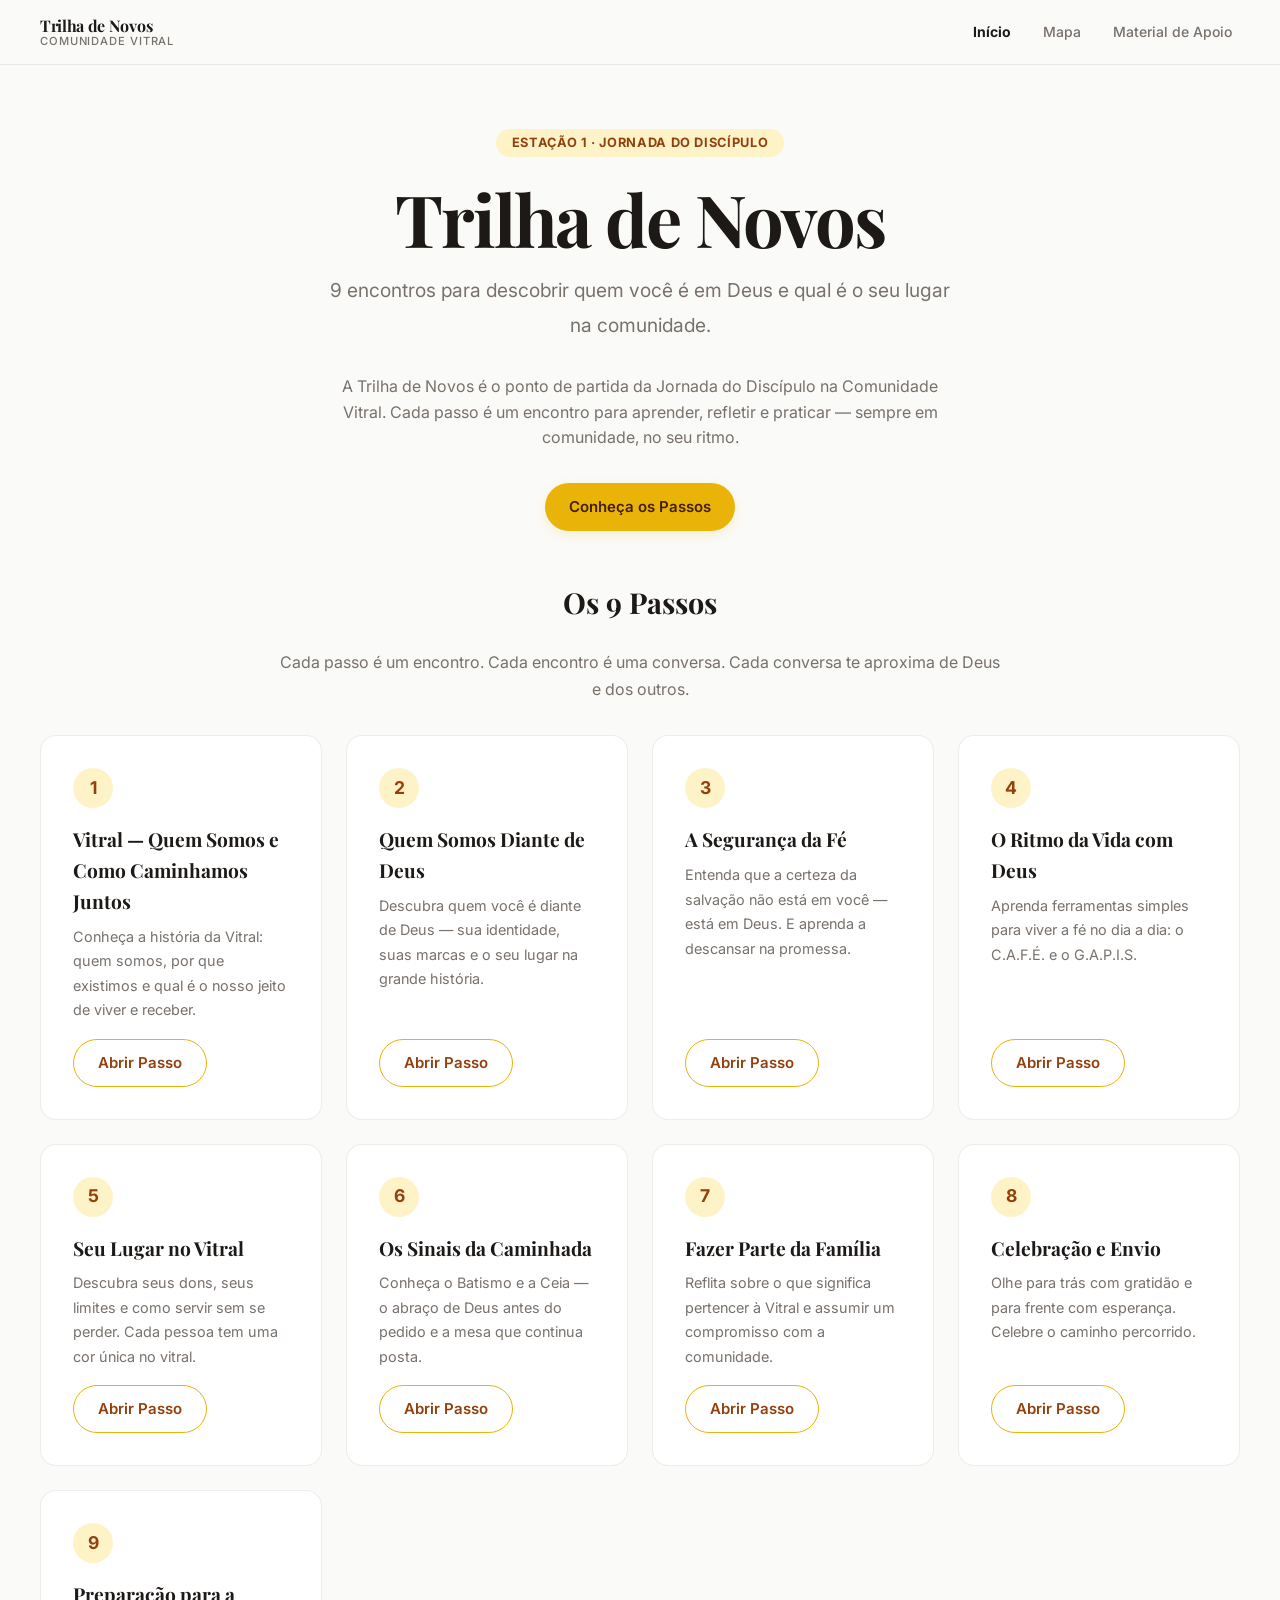
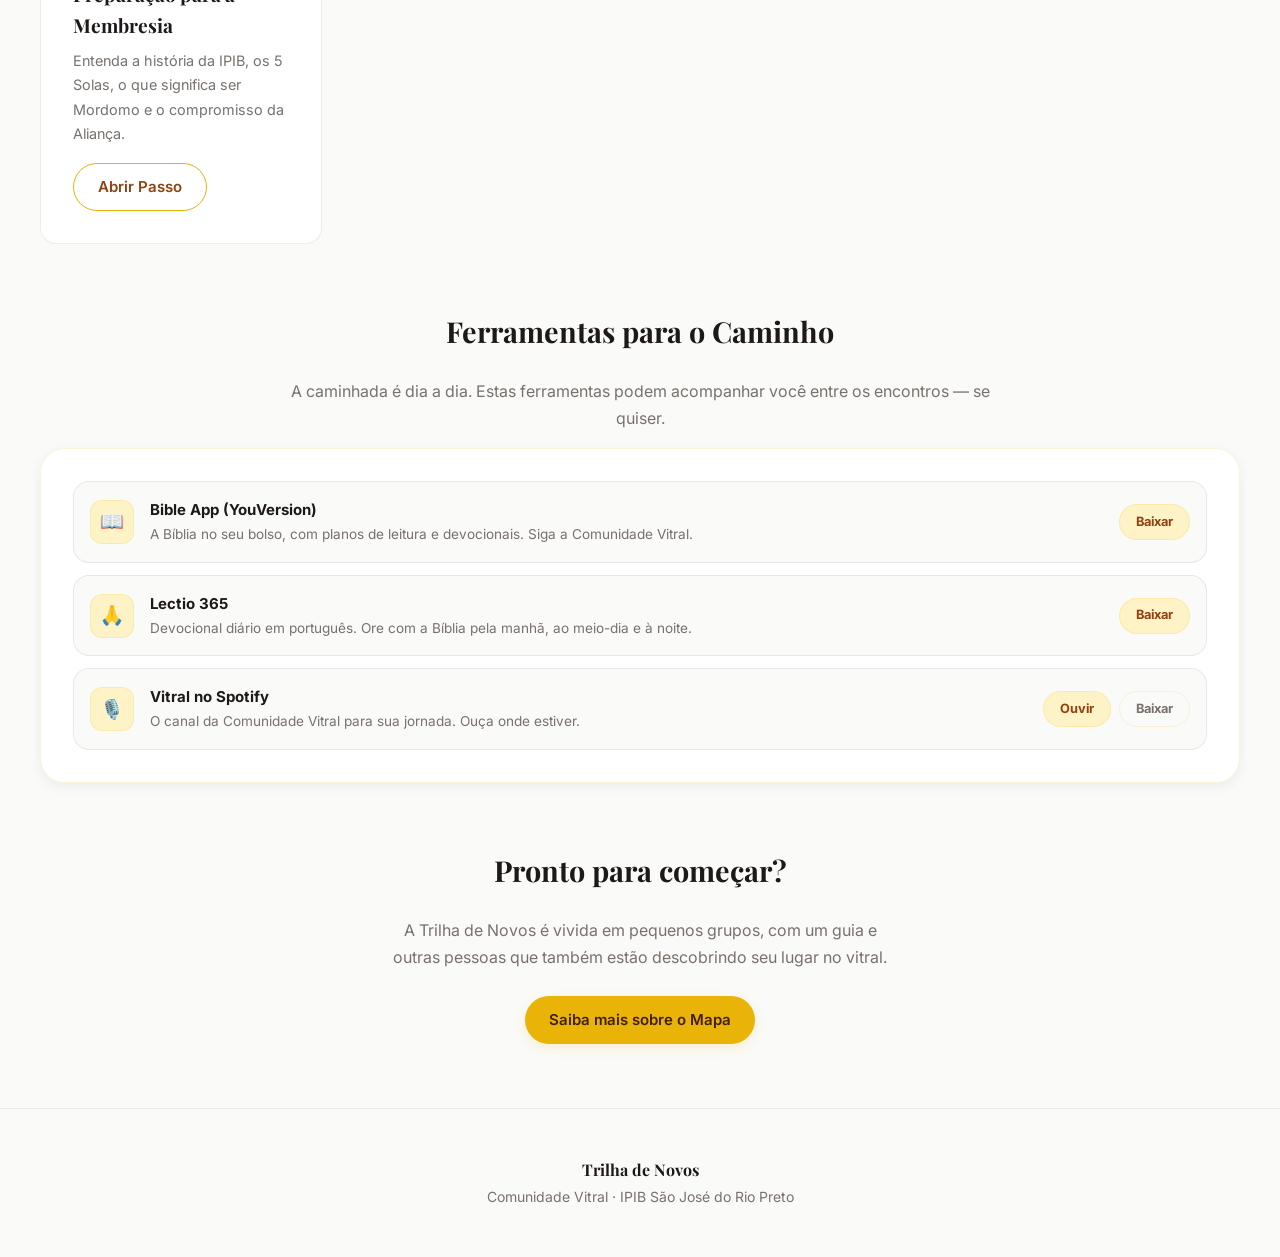
<file: index.html>
<!DOCTYPE html>
<html lang="pt-BR" data-etapa="1">
<head>
  <meta charset="UTF-8" />
  <meta name="viewport" content="width=device-width, initial-scale=1.0" />
  <title>Trilha de Novos · Comunidade Vitral</title>
  <meta name="description" content="A Trilha de Novos é o primeiro passo da Jornada do Discípulo na Comunidade Vitral. São 9 encontros para descobrir quem você é em Deus e qual é o seu lugar na comunidade." />
  <meta property="og:title" content="Trilha de Novos · Comunidade Vitral" />
  <meta property="og:description" content="A Trilha de Novos é o primeiro passo da Jornada do Discípulo na Comunidade Vitral. São 9 encontros para descobrir quem você é em Deus e qual é o seu lugar na comunidade." />
  <meta property="og:type" content="website" />
  <meta property="og:url" content="https://ismaelmmachado.github.io/trilha_de_novos" />
  <meta name="twitter:card" content="summary" />
  <meta property="og:image" content="https://ismaelmmachado.github.io/trilha_de_novos/og-image.svg" />
  <link rel="icon" href="favicon.svg" type="image/svg+xml" />
  <link rel="preconnect" href="https://fonts.googleapis.com" />
  <link rel="preconnect" href="https://fonts.gstatic.com" crossorigin />
  <link rel="stylesheet" href="https://fonts.googleapis.com/css2?family=Inter:wght@400;500;600;700&family=Playfair+Display:wght@500;600;700&display=swap" media="print" onload="this.media='all'" />
  <noscript><link rel="stylesheet" href="https://fonts.googleapis.com/css2?family=Inter:wght@400;500;600;700&family=Playfair+Display:wght@500;600;700&display=swap" /></noscript>
  <link rel="stylesheet" href="css/tokens.css?v=2.10.0" />
  <link rel="stylesheet" href="css/estilo.css?v=2.34.0" />
  <link rel="stylesheet" href="css/print.css?v=2.10.0" media="print" />
</head>
<body>
  <a class="skip-link" href="#main">Ir para o conteúdo</a>

  <header class="site-header" role="banner">
    <div class="container header-inner">
      <a href="index.html" class="logo" aria-label="Trilha de Novos — Página inicial">
        Trilha de Novos
        <span>Comunidade Vitral</span>
      </a>
      <nav class="nav" role="navigation" aria-label="Navegação principal">
        <a href="index.html" class="active">Início</a>
        <a href="mapa.html">Mapa</a>
        <a href="material-de-apoio.html">Material de Apoio</a>
      </nav>
    </div>
  </header>

  <header class="mobile-header" role="banner">
    <nav class="mobile-nav" role="navigation" aria-label="Navegação principal">
      <a href="index.html" class="active">Início</a>
      <a href="mapa.html">Mapa</a>
      <a href="material-de-apoio.html">Material de Apoio</a>
    </nav>
  </header>

  <main id="main">
    <div class="container">
      <section class="hero">
        <div class="etapa-badge">Estação 1 · Jornada do Discípulo</div>
        <h1>Trilha de Novos</h1>
        <p class="subtitle">9 encontros para descobrir quem você é em Deus e qual é o seu lugar na comunidade.</p>
        <p class="hero-intro">
          A Trilha de Novos é o ponto de partida da Jornada do Discípulo na Comunidade Vitral.
          Cada passo é um encontro para aprender, refletir e praticar — sempre em comunidade, no seu ritmo.
        </p>
        <a href="#passos" class="btn btn-primary">Conheça os Passos</a>
      </section>

      <section class="section" id="passos">
        <h2 class="section-title-center">Os 9 Passos</h2>
        <p class="section-intro">
          Cada passo é um encontro. Cada encontro é uma conversa. Cada conversa te aproxima de Deus e dos outros.
        </p>

        <div class="passos-grid" id="passos-grid"></div>
      </section>

      <section class="section ferramentas-box" id="ferramentas">
        <h2 class="section-title-center">Ferramentas para o Caminho</h2>
        <p class="section-intro">
          A caminhada é dia a dia. Estas ferramentas podem acompanhar você entre os encontros — se quiser.
        </p>
        <div class="ferramentas-box-card">
          <div class="ferramentas-box-list">
            <div class="ferramentas-box-item">
              <span class="ferramentas-box-icon">📖</span>
              <div class="ferramentas-box-info">
                <strong>Bible App (YouVersion)</strong>
                <span>A Bíblia no seu bolso, com planos de leitura e devocionais. Siga a Comunidade Vitral.</span>
              </div>
              <a class="ferramentas-box-link" href="https://www.bible.com/organizations/79172d03-a943-4051-aebf-285b525546f1" target="_blank" rel="noopener noreferrer">Baixar</a>
            </div>
            <div class="ferramentas-box-item">
              <span class="ferramentas-box-icon">🙏</span>
              <div class="ferramentas-box-info">
                <strong>Lectio 365</strong>
                <span>Devocional diário em português. Ore com a Bíblia pela manhã, ao meio-dia e à noite.</span>
              </div>
              <a class="ferramentas-box-link" href="https://lectio365.com/pt-br/o-aplicativo/" target="_blank" rel="noopener noreferrer">Baixar</a>
            </div>
            <div class="ferramentas-box-item">
              <span class="ferramentas-box-icon">🎙️</span>
              <div class="ferramentas-box-info">
                <strong>Vitral no Spotify</strong>
                <span>O canal da Comunidade Vitral para sua jornada. Ouça onde estiver.</span>
              </div>
              <div class="ferramentas-box-actions">
                <a class="ferramentas-box-link" href="https://open.spotify.com/show/1prjsrcxPho9otrP1VUWT4" target="_blank" rel="noopener noreferrer">Ouvir</a>
                <a class="ferramentas-box-link is-secondary" href="https://www.spotify.com/download/" target="_blank" rel="noopener noreferrer">Baixar</a>
              </div>
            </div>
          </div>
        </div>
      </section>

      <section class="section section-cta">
        <h2>Pronto para começar?</h2>
        <p>
          A Trilha de Novos é vivida em pequenos grupos, com um guia e outras pessoas que também estão descobrindo seu lugar no vitral.
        </p>
        <a href="mapa.html" class="btn btn-primary">Saiba mais sobre o Mapa</a>
      </section>
    </div>
  </main>

  <footer class="site-footer" role="contentinfo">
    <div class="container footer-inner">
      <strong>Trilha de Novos</strong>
      <p>Comunidade Vitral · IPIB São José do Rio Preto</p>
    </div>
  </footer>

  <script>
    const grid = document.getElementById('passos-grid');

    fetch('dados/passos.json')
      .then(res => res.json())
      .then(passos => {
        passos.forEach(p => {
          const card = document.createElement('a');
          card.href = `passo-${p.id}.html`;
          card.className = 'passo-card';
          card.innerHTML = `
            <div class="passo-numero">${p.id}</div>
            <h3>${p.titulo}</h3>
            <p>${p.descricao}</p>
            <span class="btn btn-outline">Abrir Passo</span>
          `;
          grid.appendChild(card);
        });
      })
      .catch(err => {
        grid.innerHTML = '<p>Não foi possível carregar os passos. Tente novamente mais tarde.</p>';
      });
  </script>
</body>
</html>
</file>
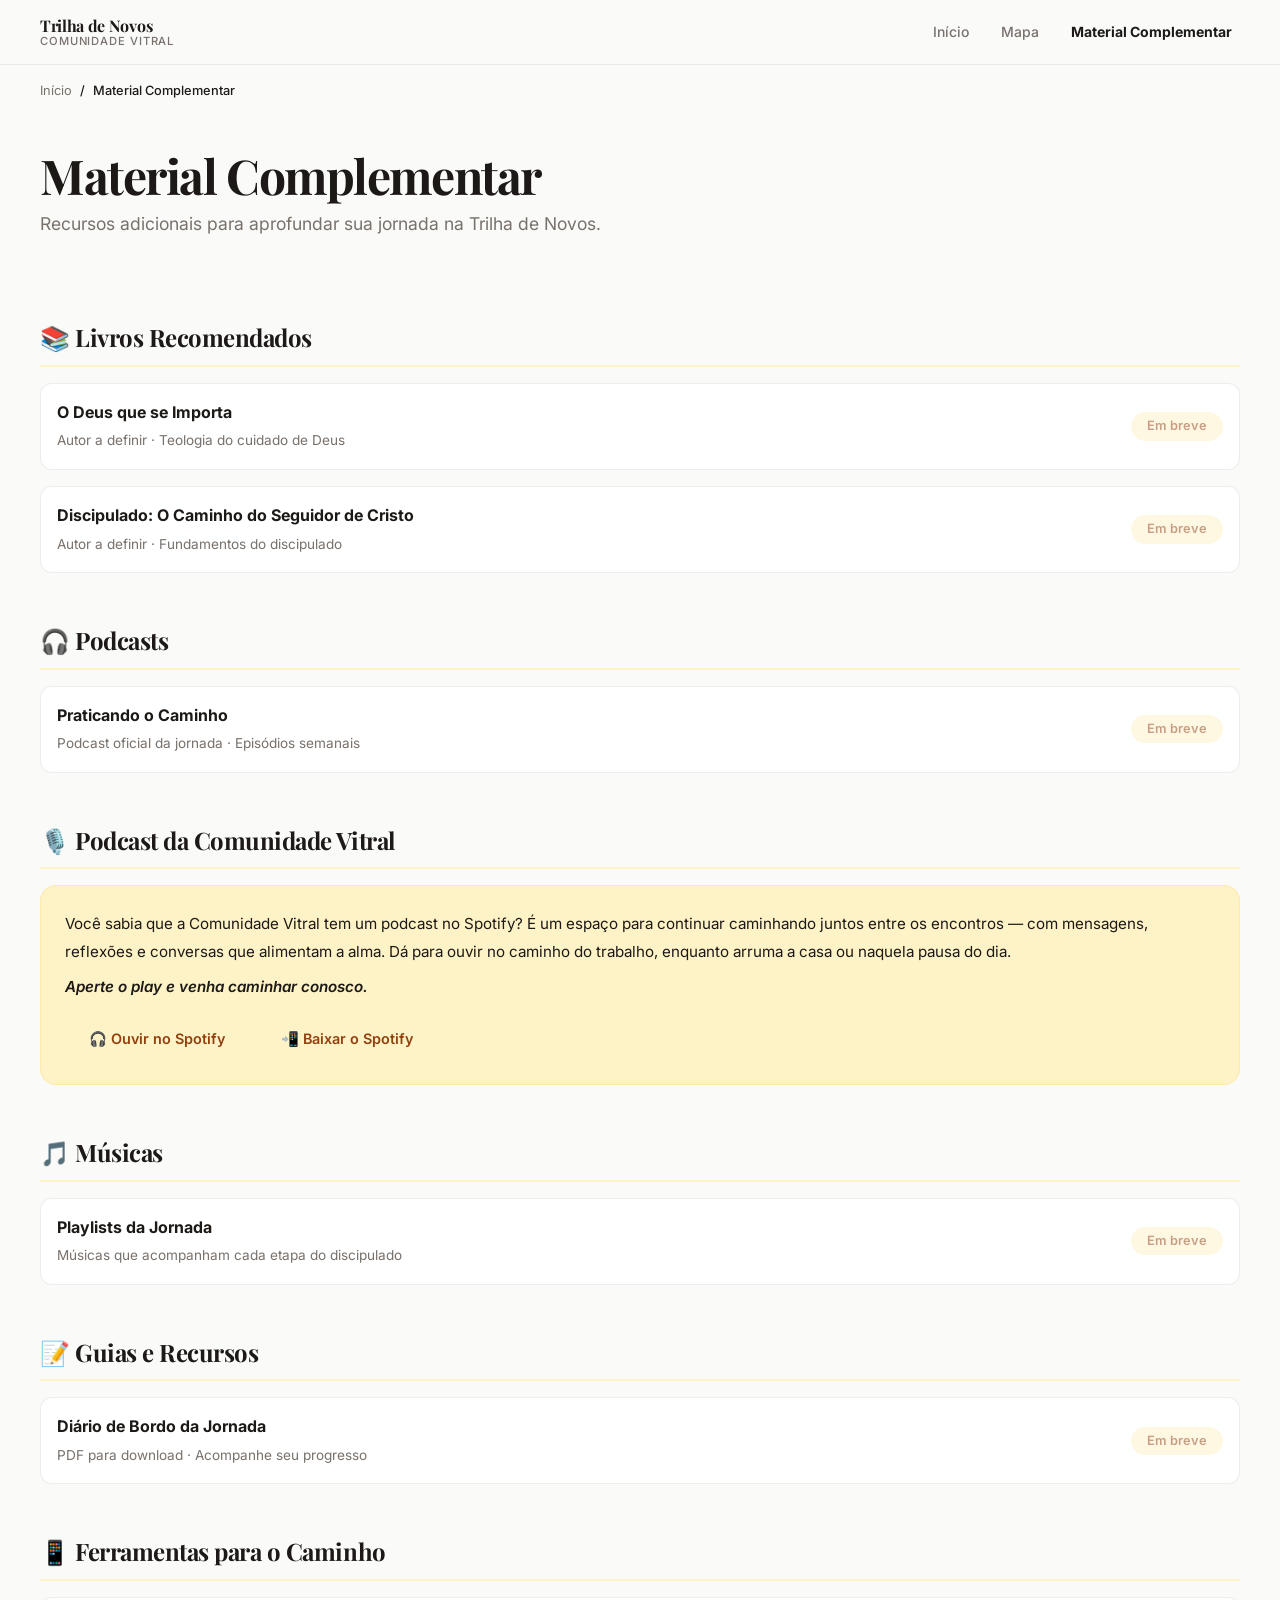
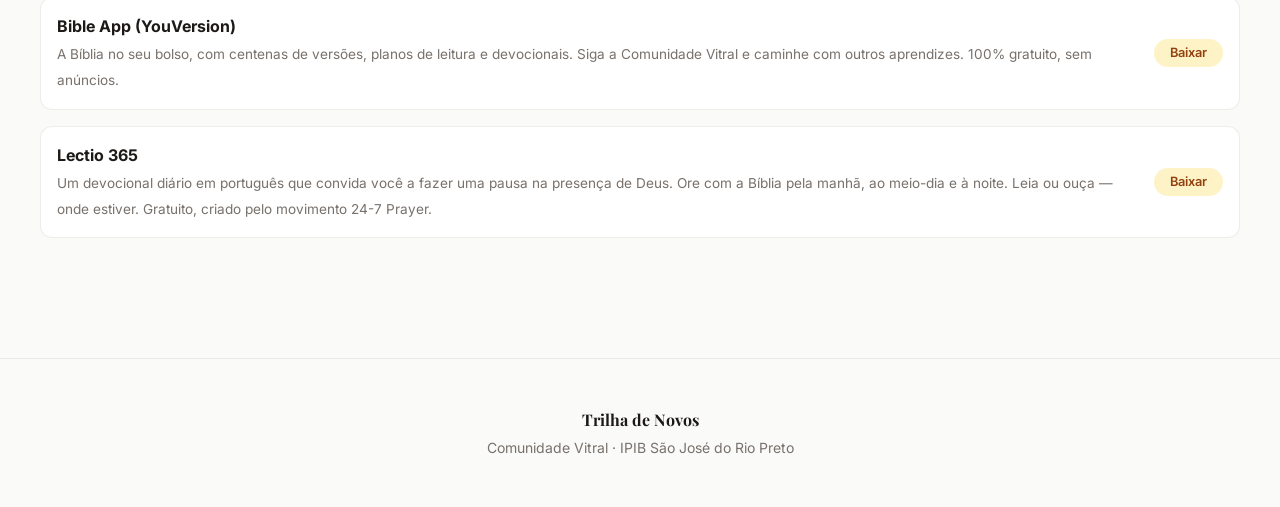
<file: complementar.html>
<!DOCTYPE html>
<html lang="pt-BR" data-etapa="1">
<head>
  <meta charset="UTF-8" />
  <meta name="viewport" content="width=device-width, initial-scale=1.0" />
  <title>Material Complementar · Trilha de Novos</title>
  <meta name="description" content="Materiais complementares para aprofundar os temas da Trilha de Novos na Comunidade Vitral." />
  <meta property="og:title" content="Material Complementar · Trilha de Novos" />
  <meta property="og:description" content="Materiais complementares para aprofundar os temas da Trilha de Novos na Comunidade Vitral." />
  <meta property="og:type" content="website" />
  <meta property="og:url" content="https://ismaelmmachado.github.io/trilha_de_novos/complementar.html" />
  <meta name="twitter:card" content="summary" />
  <meta property="og:image" content="https://ismaelmmachado.github.io/trilha_de_novos/og-image.svg" />
  <link rel="icon" href="favicon.svg" type="image/svg+xml" />
  <link rel="preconnect" href="https://fonts.googleapis.com" />
  <link rel="preconnect" href="https://fonts.gstatic.com" crossorigin />
  <link rel="stylesheet" href="https://fonts.googleapis.com/css2?family=Inter:wght@400;500;600;700&family=Playfair+Display:wght@500;600;700&display=swap" media="print" onload="this.media='all'" />
  <noscript><link rel="stylesheet" href="https://fonts.googleapis.com/css2?family=Inter:wght@400;500;600;700&family=Playfair+Display:wght@500;600;700&display=swap" /></noscript>
  <link rel="stylesheet" href="css/tokens.css?v=2.10.0" />
  <link rel="stylesheet" href="css/estilo.css?v=2.10.0" />
  <link rel="stylesheet" href="css/complementar.css?v=2.10.0" />
  <link rel="stylesheet" href="css/print.css?v=2.10.0" media="print" />
</head>
<body>
  <a class="skip-link" href="#main">Ir para o conteúdo</a>

  <header class="site-header" role="banner">
    <div class="container header-inner">
      <a href="index.html" class="logo" aria-label="Trilha de Novos — Voltar ao início">
        Trilha de Novos
        <span>Comunidade Vitral</span>
      </a>
      <nav class="nav" role="navigation" aria-label="Navegação principal">
        <a href="index.html">Início</a>
        <a href="mapa.html">Mapa</a>
        <a href="complementar.html" class="active">Material Complementar</a>
      </nav>
    </div>
  </header>

  <header class="mobile-header" role="banner">
    <nav class="mobile-nav" role="navigation" aria-label="Navegação principal">
      <a href="index.html">Início</a>
      <a href="mapa.html">Mapa</a>
      <a href="complementar.html" class="active">Material Complementar</a>
    </nav>
  </header>

  <div class="container">
    <nav class="breadcrumb" aria-label="Breadcrumb">
      <a href="index.html">Início</a>
      <span class="breadcrumb-sep">/</span>
      <span>Material Complementar</span>
    </nav>
  </div>

  <main id="main">
    <div class="container complementar-main">
      <div class="page-header complementar-header">
        <h1>Material Complementar</h1>
        <p class="complementar-subtitle">Recursos adicionais para aprofundar sua jornada na Trilha de Novos.</p>
      </div>

      <div class="complementar-grid">
        <div class="comp-categoria">
          <h2>📚 Livros Recomendados</h2>
          <div class="comp-lista">
            <div class="comp-item">
              <div class="comp-item-info">
                <strong>O Deus que se Importa</strong>
                <span>Autor a definir · Teologia do cuidado de Deus</span>
              </div>
              <span class="comp-link comp-em-breve">Em breve</span>
            </div>
            <div class="comp-item">
              <div class="comp-item-info">
                <strong>Discipulado: O Caminho do Seguidor de Cristo</strong>
                <span>Autor a definir · Fundamentos do discipulado</span>
              </div>
              <span class="comp-link comp-em-breve">Em breve</span>
            </div>
          </div>
        </div>

        <div class="comp-categoria">
          <h2>🎧 Podcasts</h2>
          <div class="comp-lista">
            <div class="comp-item">
              <div class="comp-item-info">
                <strong>Praticando o Caminho</strong>
                <span>Podcast oficial da jornada · Episódios semanais</span>
              </div>
              <span class="comp-link comp-em-breve">Em breve</span>
            </div>
          </div>
        </div>

        <div class="comp-categoria">
          <h2>🎙️ Podcast da Comunidade Vitral</h2>
          <div class="podcast-card">
            <div class="podcast-card-content">
              <p>Você sabia que a Comunidade Vitral tem um podcast no Spotify? É um espaço para continuar caminhando juntos entre os encontros — com mensagens, reflexões e conversas que alimentam a alma. Dá para ouvir no caminho do trabalho, enquanto arruma a casa ou naquela pausa do dia.</p>
              <p class="podcast-convite">Aperte o play e venha caminhar conosco.</p>
            </div>
            <div class="podcast-card-actions">
              <a class="comp-link podcast-link" href="https://open.spotify.com/show/1prjsrcxPho9otrP1VUWT4" target="_blank" rel="noopener noreferrer">🎧 Ouvir no Spotify</a>
              <a class="comp-link podcast-link" href="https://www.spotify.com/download/" target="_blank" rel="noopener noreferrer">📲 Baixar o Spotify</a>
            </div>
          </div>
        </div>

        <div class="comp-categoria">
          <h2>🎵 Músicas</h2>
          <div class="comp-lista">
            <div class="comp-item">
              <div class="comp-item-info">
                <strong>Playlists da Jornada</strong>
                <span>Músicas que acompanham cada etapa do discipulado</span>
              </div>
              <span class="comp-link comp-em-breve">Em breve</span>
            </div>
          </div>
        </div>

        <div class="comp-categoria">
          <h2>📝 Guias e Recursos</h2>
          <div class="comp-lista">
            <div class="comp-item">
              <div class="comp-item-info">
                <strong>Diário de Bordo da Jornada</strong>
                <span>PDF para download · Acompanhe seu progresso</span>
              </div>
              <span class="comp-link comp-em-breve">Em breve</span>
            </div>
          </div>
        </div>

        <div class="comp-categoria">
          <h2>📱 Ferramentas para o Caminho</h2>
          <div class="comp-lista">
            <div class="comp-item">
              <div class="comp-item-info">
                <strong>Bible App (YouVersion)</strong>
                <span>A Bíblia no seu bolso, com centenas de versões, planos de leitura e devocionais. Siga a Comunidade Vitral e caminhe com outros aprendizes. 100% gratuito, sem anúncios.</span>
              </div>
              <a class="comp-link" href="https://www.bible.com/organizations/79172d03-a943-4051-aebf-285b525546f1" target="_blank" rel="noopener noreferrer">Baixar</a>
            </div>
            <div class="comp-item">
              <div class="comp-item-info">
                <strong>Lectio 365</strong>
                <span>Um devocional diário em português que convida você a fazer uma pausa na presença de Deus. Ore com a Bíblia pela manhã, ao meio-dia e à noite. Leia ou ouça — onde estiver. Gratuito, criado pelo movimento 24-7 Prayer.</span>
              </div>
              <a class="comp-link" href="https://lectio365.com/pt-br/o-aplicativo/" target="_blank" rel="noopener noreferrer">Baixar</a>
            </div>
          </div>
        </div>
      </div>
    </div>
  </main>

  <footer class="site-footer" role="contentinfo">
    <div class="container footer-inner">
      <strong>Trilha de Novos</strong>
      <p>Comunidade Vitral · IPIB São José do Rio Preto</p>
    </div>
  </footer>
</body>
</html>
</file>
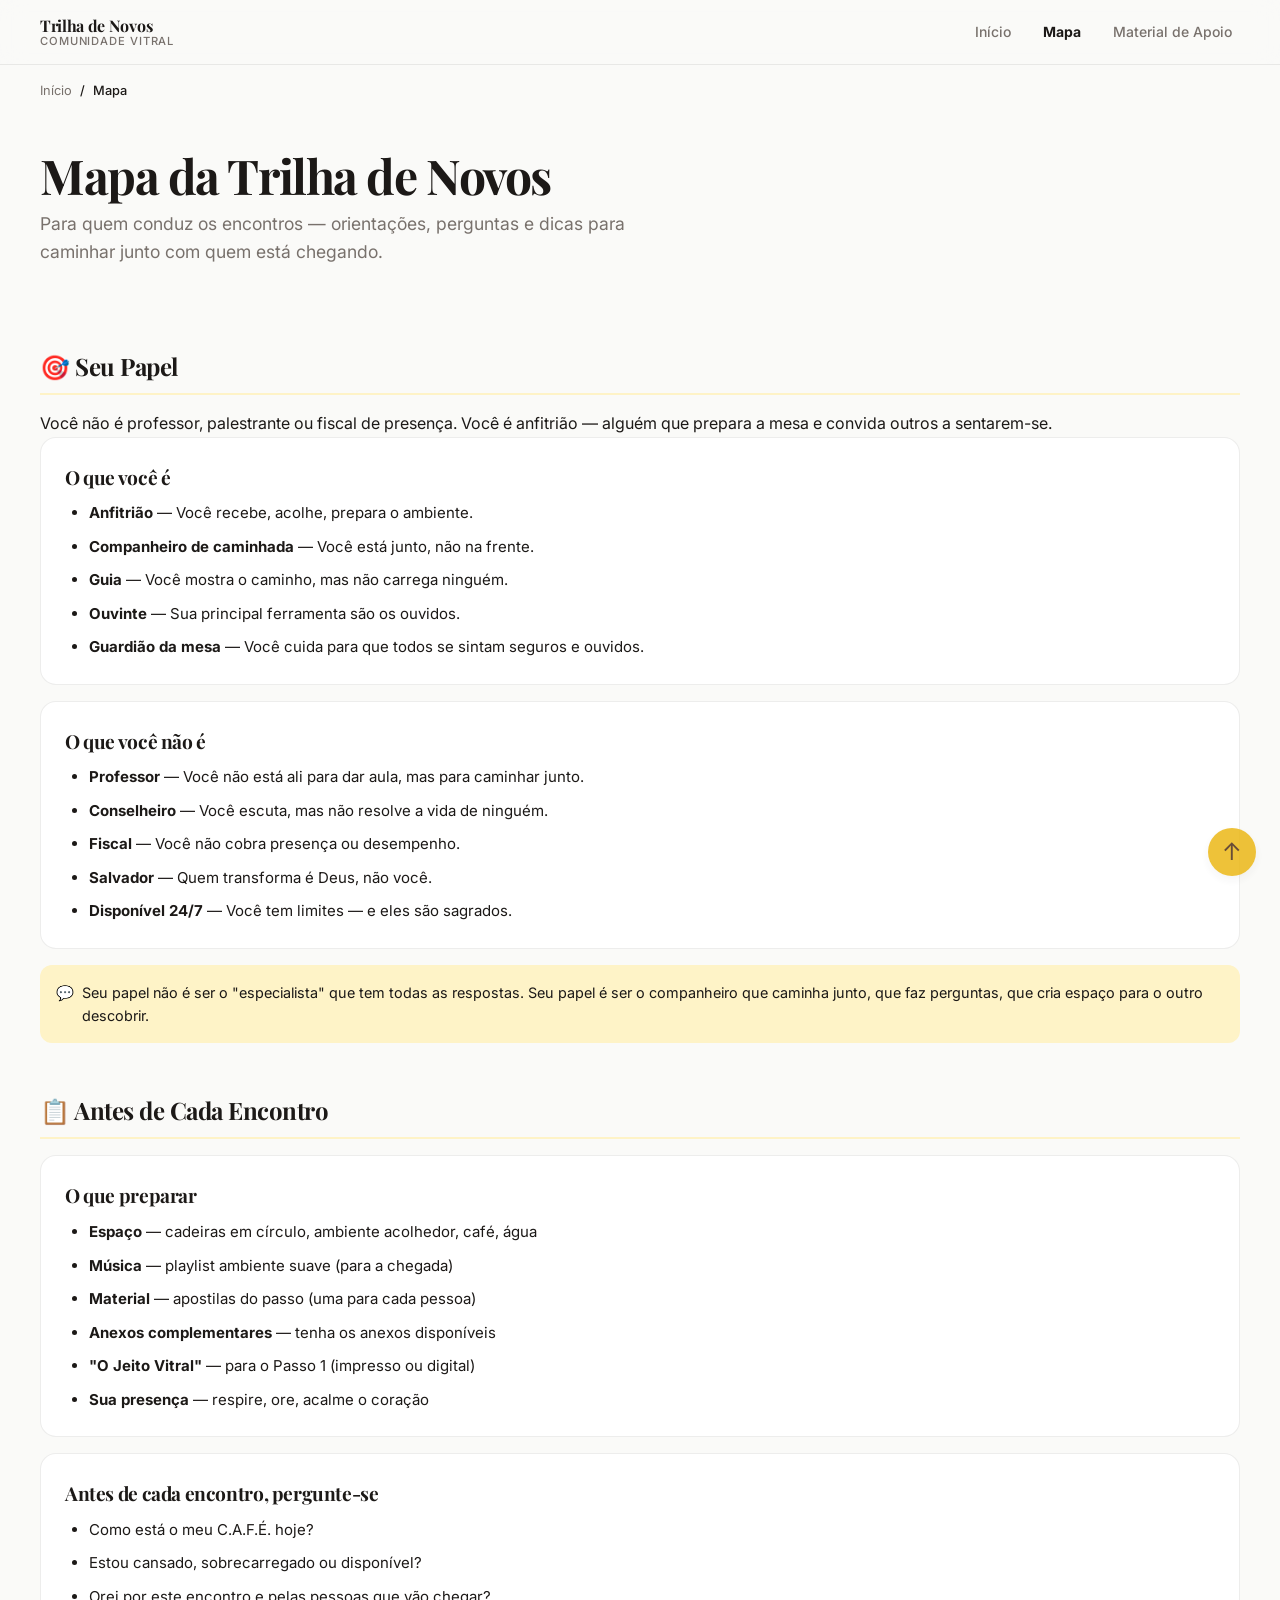
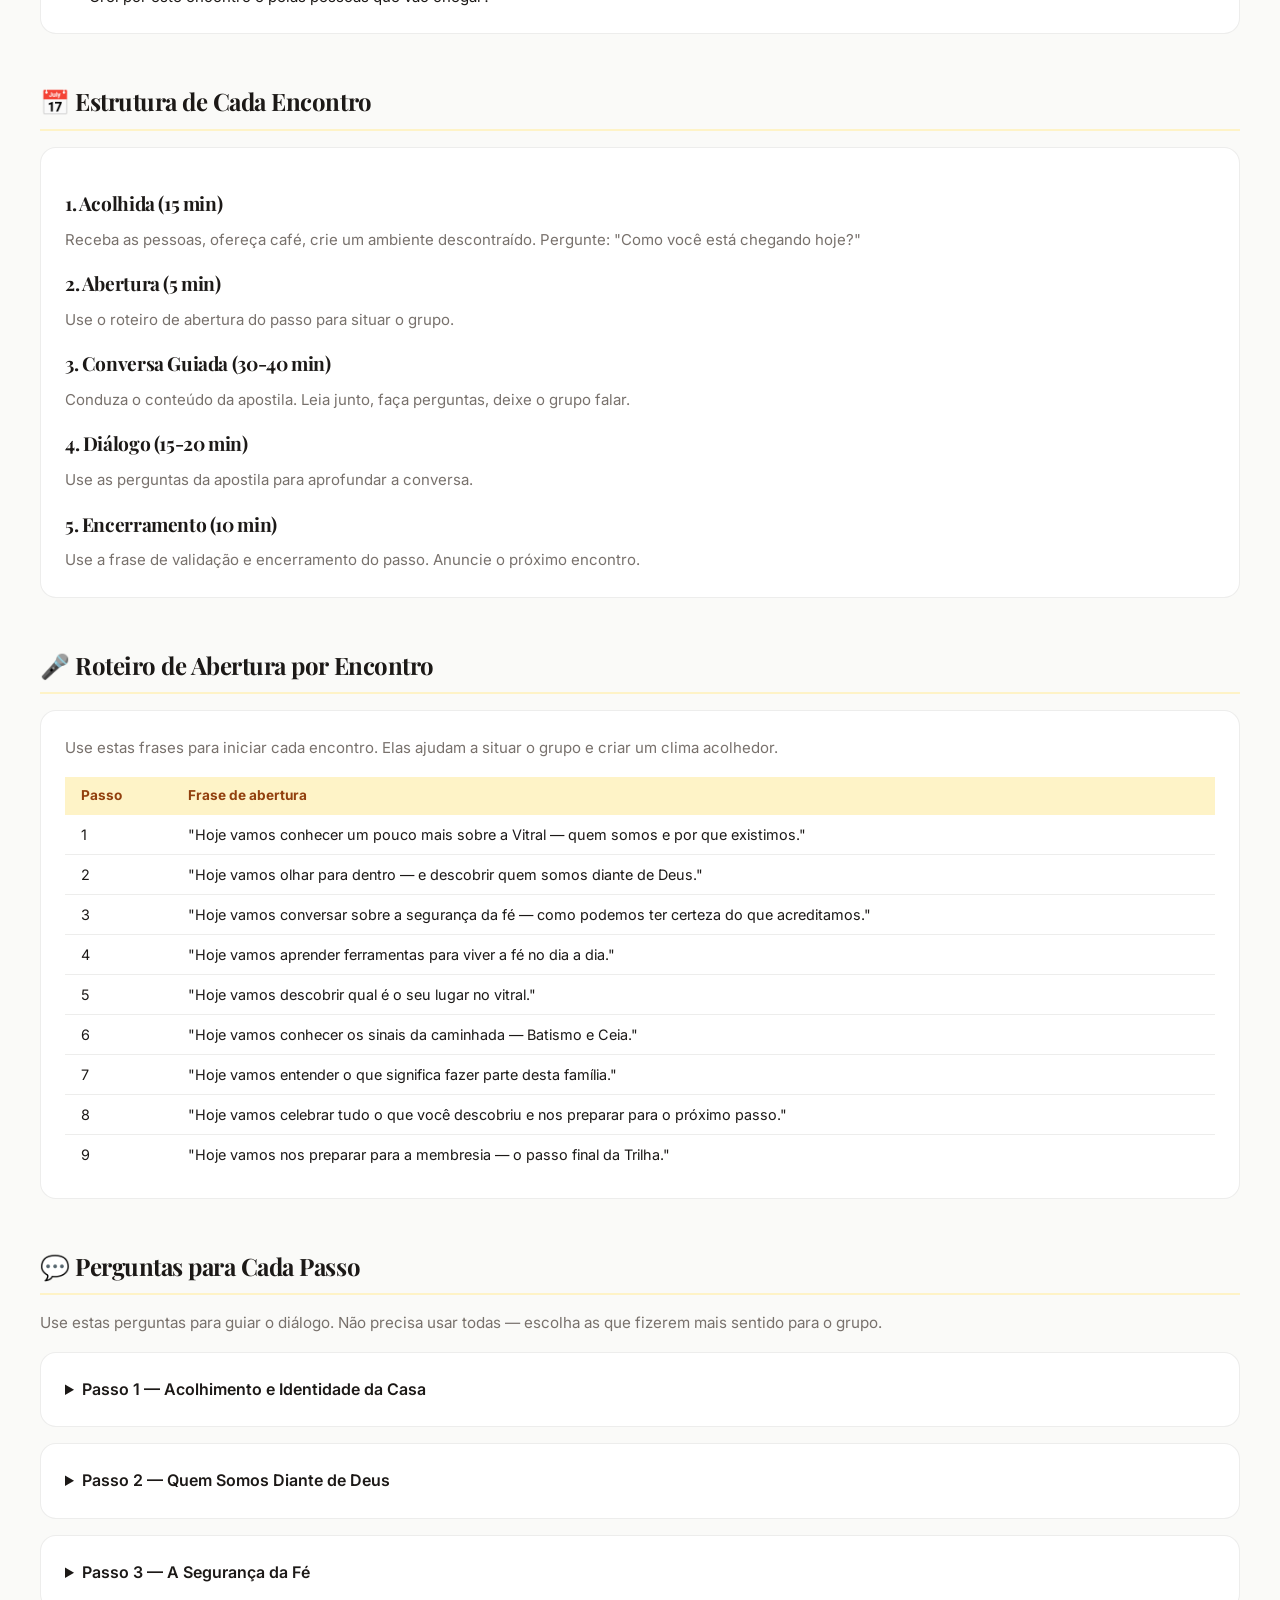
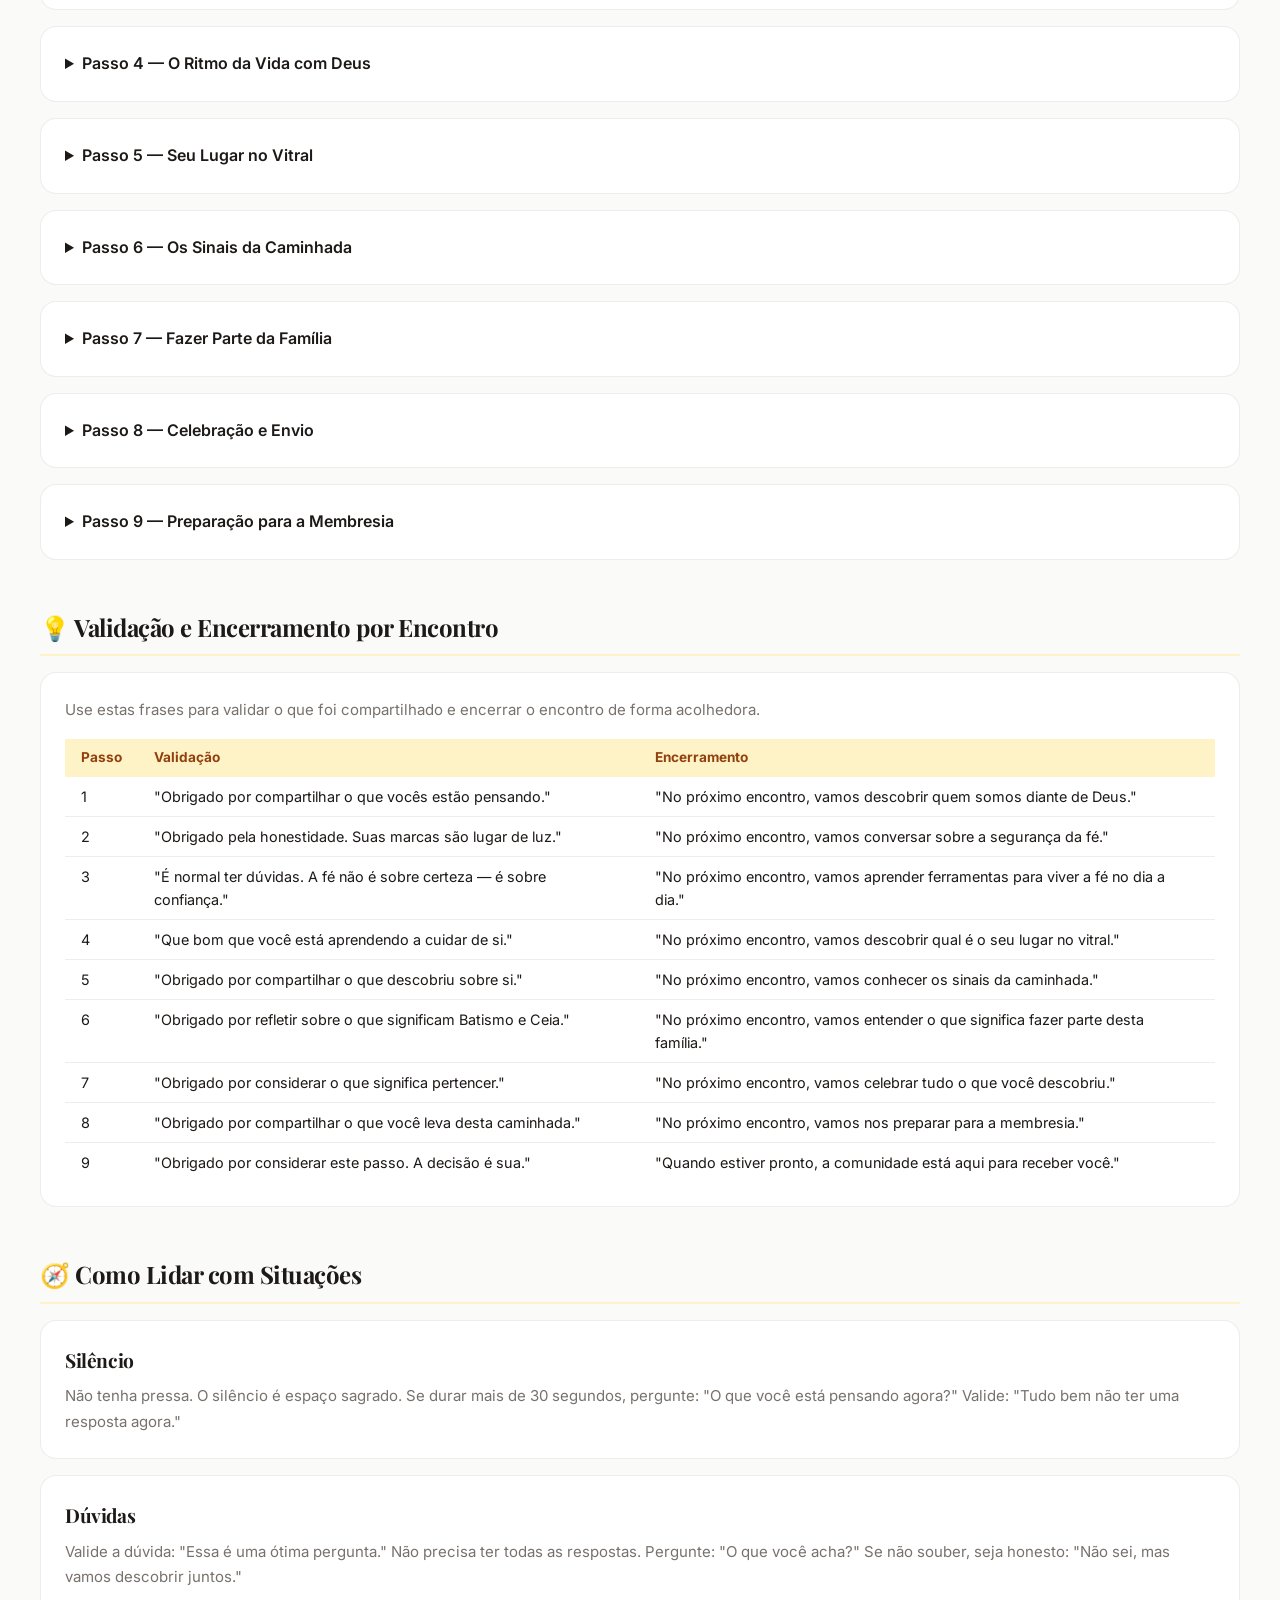
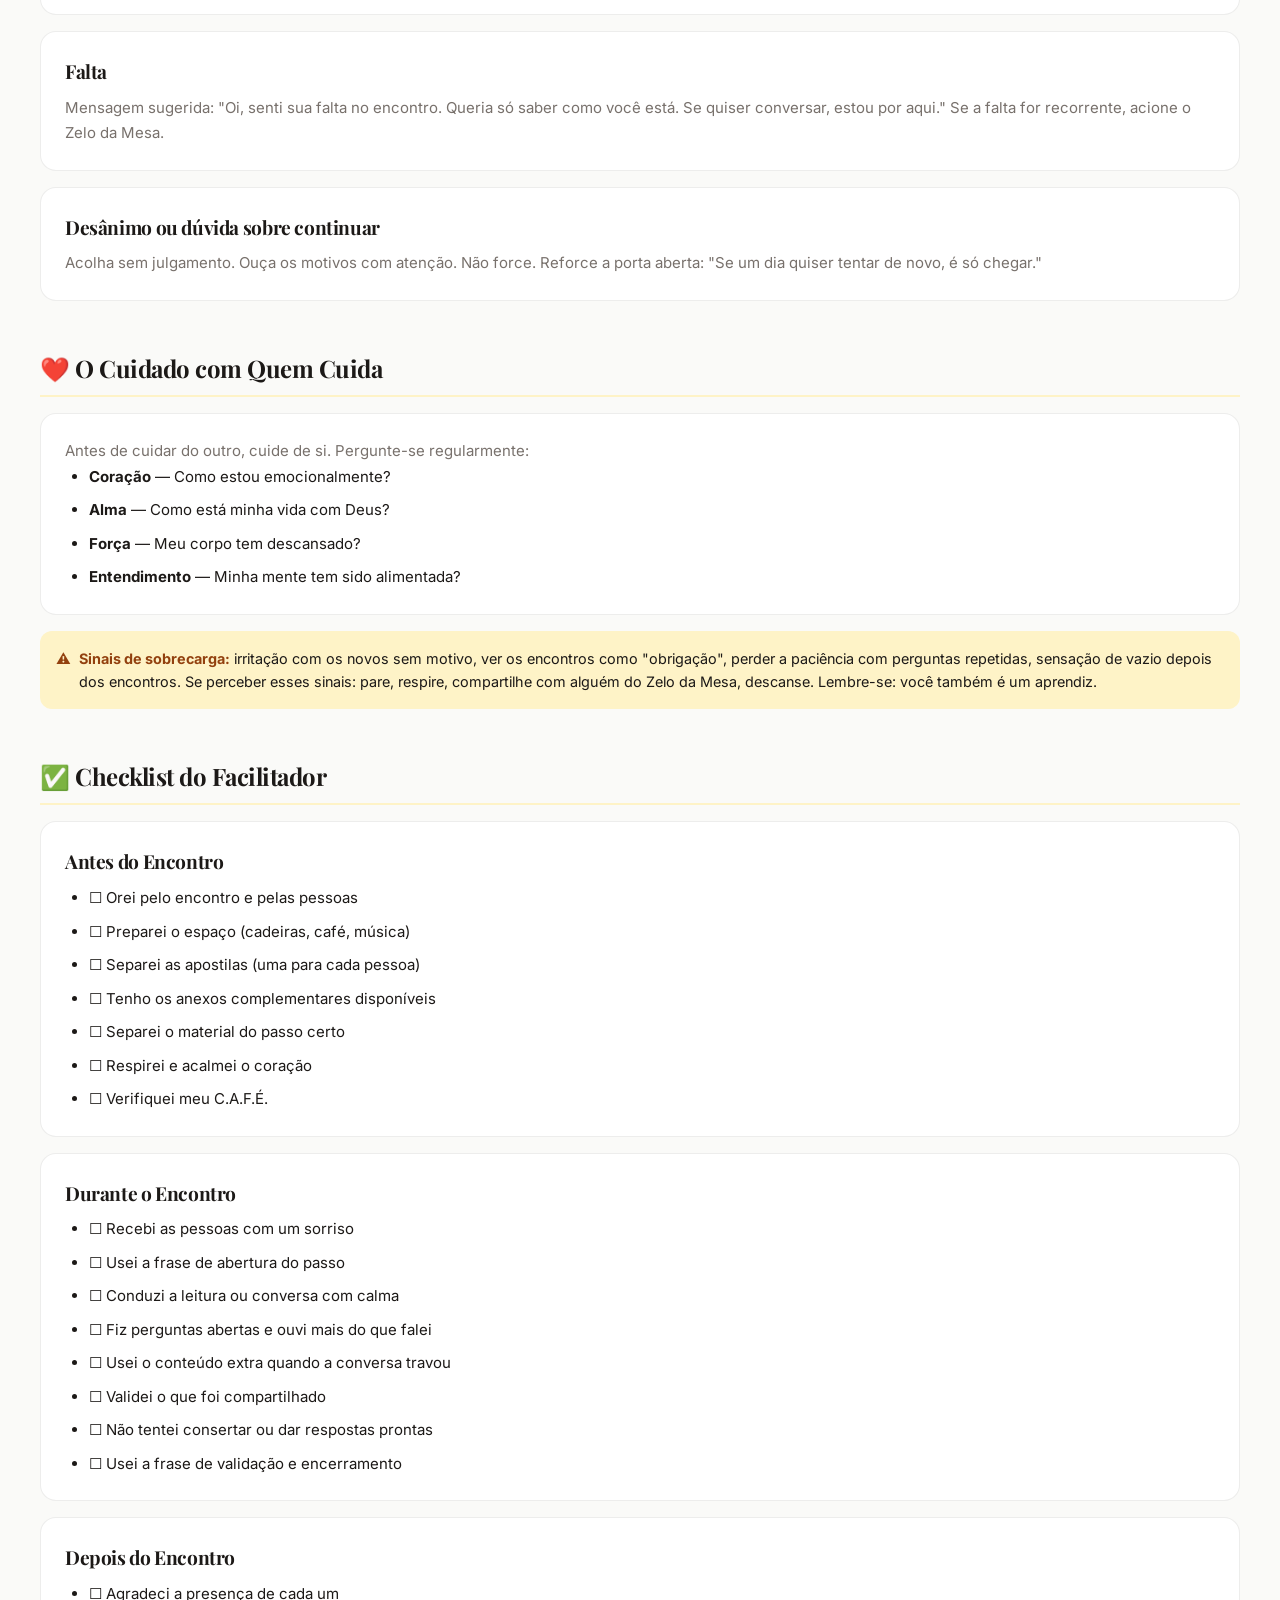
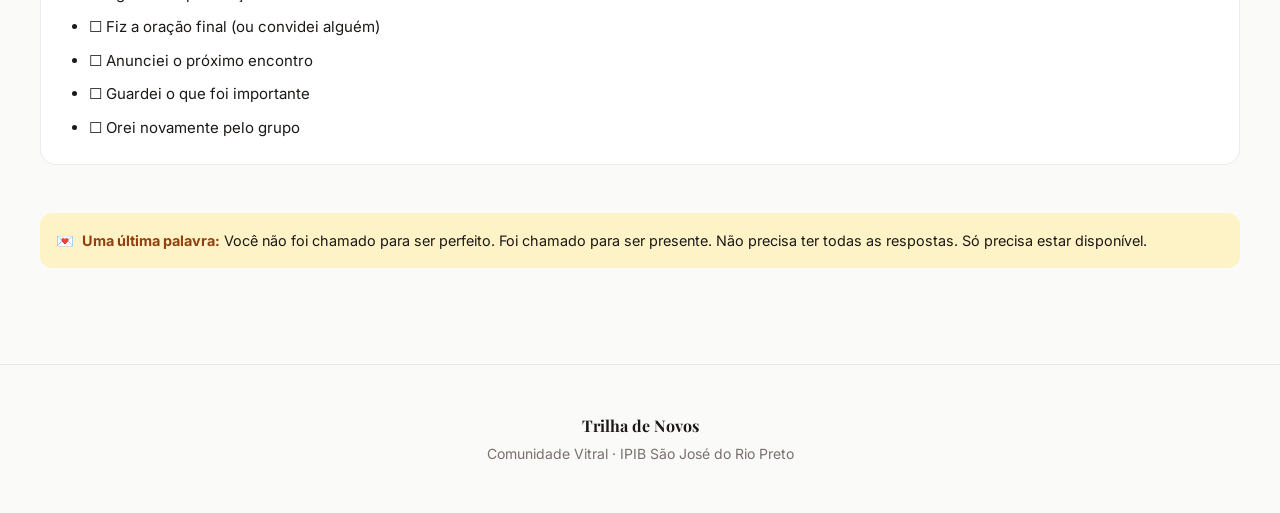
<file: mapa.html>
<!DOCTYPE html>
<html lang="pt-BR" data-etapa="1">
<head>
  <meta charset="UTF-8" />
  <meta name="viewport" content="width=device-width, initial-scale=1.0" />
  <title>Mapa · Trilha de Novos</title>
  <meta name="description" content="Mapa para quem conduz os encontros da Trilha de Novos na Comunidade Vitral." />
  <meta property="og:title" content="Mapa · Trilha de Novos" />
  <meta property="og:description" content="Mapa para quem conduz os encontros da Trilha de Novos na Comunidade Vitral." />
  <meta property="og:type" content="website" />
  <meta property="og:url" content="https://ismaelmmachado.github.io/trilha_de_novos/mapa.html" />
  <meta name="twitter:card" content="summary" />
  <meta property="og:image" content="https://ismaelmmachado.github.io/trilha_de_novos/og-image.svg" />
  <link rel="icon" href="favicon.svg" type="image/svg+xml" />
  <link rel="preconnect" href="https://fonts.googleapis.com" />
  <link rel="preconnect" href="https://fonts.gstatic.com" crossorigin />
  <link rel="stylesheet" href="https://fonts.googleapis.com/css2?family=Inter:wght@400;500;600;700&family=Playfair+Display:wght@500;600;700&display=swap" media="print" onload="this.media='all'" />
  <noscript><link rel="stylesheet" href="https://fonts.googleapis.com/css2?family=Inter:wght@400;500;600;700&family=Playfair+Display:wght@500;600;700&display=swap" /></noscript>
  <link rel="stylesheet" href="css/tokens.css?v=2.10.0" />
  <link rel="stylesheet" href="css/estilo.css?v=2.10.0" />
  <link rel="stylesheet" href="css/mapa.css?v=2.10.0" />
  <link rel="stylesheet" href="css/print.css?v=2.10.0" media="print" />
</head>
<body id="top">
  <a class="skip-link" href="#main">Ir para o conteúdo</a>

  <header class="site-header" role="banner">
    <div class="container header-inner">
      <a href="index.html" class="logo" aria-label="Trilha de Novos — Voltar ao início">
        Trilha de Novos
        <span>Comunidade Vitral</span>
      </a>
      <nav class="nav" role="navigation" aria-label="Navegação principal">
        <a href="index.html">Início</a>
        <a href="mapa.html" class="active">Mapa</a>
        <a href="material-de-apoio.html">Material de Apoio</a>
      </nav>
    </div>
  </header>

  <header class="mobile-header" role="banner">
    <nav class="mobile-nav" role="navigation" aria-label="Navegação principal">
      <a href="index.html">Início</a>
      <a href="mapa.html" class="active">Mapa</a>
      <a href="material-de-apoio.html">Material de Apoio</a>
    </nav>
  </header>

  <div class="container">
    <nav class="breadcrumb" aria-label="Breadcrumb">
      <a href="index.html">Início</a>
      <span class="breadcrumb-sep">/</span>
      <span>Mapa</span>
    </nav>
  </div>

  <main id="main">
    <div class="container mapa-content">
      <div class="page-header mapa-page-header">
        <h1>
          Mapa da Trilha de Novos
        </h1>
        <p class="mapa-subtitle">
          Para quem conduz os encontros — orientações, perguntas e dicas para caminhar junto com quem está chegando.
        </p>
      </div>

      <!-- 1. SEU PAPEL -->
      <div class="mapa-section">
        <h2>🎯 Seu Papel</h2>
        <p>Você não é professor, palestrante ou fiscal de presença. Você é anfitrião — alguém que prepara a mesa e convida outros a sentarem-se.</p>
        <div class="mapa-card">
          <h3>O que você é</h3>
          <ul>
            <li><strong>Anfitrião</strong> — Você recebe, acolhe, prepara o ambiente.</li>
            <li><strong>Companheiro de caminhada</strong> — Você está junto, não na frente.</li>
            <li><strong>Guia</strong> — Você mostra o caminho, mas não carrega ninguém.</li>
            <li><strong>Ouvinte</strong> — Sua principal ferramenta são os ouvidos.</li>
            <li><strong>Guardião da mesa</strong> — Você cuida para que todos se sintam seguros e ouvidos.</li>
          </ul>
        </div>
        <div class="mapa-card">
          <h3>O que você não é</h3>
          <ul>
            <li><strong>Professor</strong> — Você não está ali para dar aula, mas para caminhar junto.</li>
            <li><strong>Conselheiro</strong> — Você escuta, mas não resolve a vida de ninguém.</li>
            <li><strong>Fiscal</strong> — Você não cobra presença ou desempenho.</li>
            <li><strong>Salvador</strong> — Quem transforma é Deus, não você.</li>
            <li><strong>Disponível 24/7</strong> — Você tem limites — e eles são sagrados.</li>
          </ul>
        </div>
        <div class="dica mapa-dica-mt">
          <strong>💬</strong>
          <span>Seu papel não é ser o "especialista" que tem todas as respostas. Seu papel é ser o companheiro que caminha junto, que faz perguntas, que cria espaço para o outro descobrir.</span>
        </div>
      </div>

      <!-- 2. ANTES DO ENCONTRO -->
      <div class="mapa-section">
        <h2>📋 Antes de Cada Encontro</h2>
        <div class="mapa-card">
          <h3>O que preparar</h3>
          <ul>
            <li><strong>Espaço</strong> — cadeiras em círculo, ambiente acolhedor, café, água</li>
            <li><strong>Música</strong> — playlist ambiente suave (para a chegada)</li>
            <li><strong>Material</strong> — apostilas do passo (uma para cada pessoa)</li>
            <li><strong>Anexos complementares</strong> — tenha os anexos disponíveis</li>
            <li><strong>"O Jeito Vitral"</strong> — para o Passo 1 (impresso ou digital)</li>
            <li><strong>Sua presença</strong> — respire, ore, acalme o coração</li>
          </ul>
        </div>
        <div class="mapa-card">
          <h3>Antes de cada encontro, pergunte-se</h3>
          <ul>
            <li>Como está o meu C.A.F.É. hoje?</li>
            <li>Estou cansado, sobrecarregado ou disponível?</li>
            <li>Orei por este encontro e pelas pessoas que vão chegar?</li>
          </ul>
        </div>
      </div>

      <!-- 3. ESTRUTURA DO ENCONTRO -->
      <div class="mapa-section">
        <h2>📅 Estrutura de Cada Encontro</h2>
        <div class="mapa-card">
          <h3 class="mapa-estrutura-h3">1. Acolhida (15 min)</h3>
          <p>Receba as pessoas, ofereça café, crie um ambiente descontraído. Pergunte: "Como você está chegando hoje?"</p>
          <h3 class="mapa-estrutura-h3">2. Abertura (5 min)</h3>
          <p>Use o roteiro de abertura do passo para situar o grupo.</p>
          <h3 class="mapa-estrutura-h3">3. Conversa Guiada (30-40 min)</h3>
          <p>Conduza o conteúdo da apostila. Leia junto, faça perguntas, deixe o grupo falar.</p>
          <h3 class="mapa-estrutura-h3">4. Diálogo (15-20 min)</h3>
          <p>Use as perguntas da apostila para aprofundar a conversa.</p>
          <h3 class="mapa-estrutura-h3">5. Encerramento (10 min)</h3>
          <p>Use a frase de validação e encerramento do passo. Anuncie o próximo encontro.</p>
        </div>
      </div>

      <!-- 4. ROTEIRO DE ABERTURA -->
      <div class="mapa-section">
        <h2>🎤 Roteiro de Abertura por Encontro</h2>
        <div class="mapa-card">
          <p class="mapa-intro-mb">Use estas frases para iniciar cada encontro. Elas ajudam a situar o grupo e criar um clima acolhedor.</p>
          <table class="mapa-tabela">
            <thead>
              <tr><th>Passo</th><th>Frase de abertura</th></tr>
            </thead>
            <tbody>
              <tr><td data-label="Passo">1</td><td data-label="Frase de abertura">"Hoje vamos conhecer um pouco mais sobre a Vitral — quem somos e por que existimos."</td></tr>
              <tr><td data-label="Passo">2</td><td data-label="Frase de abertura">"Hoje vamos olhar para dentro — e descobrir quem somos diante de Deus."</td></tr>
              <tr><td data-label="Passo">3</td><td data-label="Frase de abertura">"Hoje vamos conversar sobre a segurança da fé — como podemos ter certeza do que acreditamos."</td></tr>
              <tr><td data-label="Passo">4</td><td data-label="Frase de abertura">"Hoje vamos aprender ferramentas para viver a fé no dia a dia."</td></tr>
              <tr><td data-label="Passo">5</td><td data-label="Frase de abertura">"Hoje vamos descobrir qual é o seu lugar no vitral."</td></tr>
              <tr><td data-label="Passo">6</td><td data-label="Frase de abertura">"Hoje vamos conhecer os sinais da caminhada — Batismo e Ceia."</td></tr>
              <tr><td data-label="Passo">7</td><td data-label="Frase de abertura">"Hoje vamos entender o que significa fazer parte desta família."</td></tr>
              <tr><td data-label="Passo">8</td><td data-label="Frase de abertura">"Hoje vamos celebrar tudo o que você descobriu e nos preparar para o próximo passo."</td></tr>
              <tr><td data-label="Passo">9</td><td data-label="Frase de abertura">"Hoje vamos nos preparar para a membresia — o passo final da Trilha."</td></tr>
            </tbody>
          </table>
        </div>
      </div>

      <!-- 5. PERGUNTAS -->
      <div class="mapa-section">
        <h2>💬 Perguntas para Cada Passo</h2>
        <p class="mapa-intro-perguntas">Use estas perguntas para guiar o diálogo. Não precisa usar todas — escolha as que fizerem mais sentido para o grupo.</p>
        <details class="mapa-card">
          <summary>Passo 1 — Acolhimento e Identidade da Casa</summary>
          <p><em>"O que é essa comunidade e por que ela existe?"</em></p>
          <ul>
            <li>O que você leu que mais te marcou?</li>
            <li>O que você ainda não entendeu completamente?</li>
            <li>O que você leu que já faz sentido com sua experiência aqui?</li>
            <li>O que te surpreendeu ou foi diferente do que você esperava?</li>
            <li>O que você leu que te faz querer continuar?</li>
          </ul>
          <div class="dica mapa-dica-mt"><strong>💡</strong><span><strong>Se a conversa travar:</strong> "A Vitral nasceu para ser um lugar onde pessoas cansadas de fingir encontram alívio. O que você sente ao ouvir isso?"</span></div>
        </details>
        <details class="mapa-card">
          <summary>Passo 2 — Quem Somos Diante de Deus</summary>
          <p><em>"Quem sou eu diante de Deus?"</em></p>
          <ul>
            <li>O que você pensa quando ouve que é amado antes de fazer qualquer coisa?</li>
            <li>Se você fosse um pedaço de vidro, que cor teria hoje?</li>
            <li>Que "marcas" você carrega na sua história?</li>
            <li>Dos quatro movimentos da história (Criação, Queda, Redenção, Restauração), em qual você sente que está vivendo hoje?</li>
          </ul>
          <div class="dica mapa-dica-mt"><strong>💡</strong><span><strong>Se a conversa travar:</strong> "A Bíblia não esconde as falhas de seus personagens. Davi, Pedro, Paulo — todos tinham marcas. E Deus usou cada um deles."</span></div>
        </details>
        <details class="mapa-card">
          <summary>Passo 3 — A Segurança da Fé</summary>
          <p><em>"Como posso ter certeza da minha fé?"</em></p>
          <ul>
            <li>O que te faz duvidar da sua fé?</li>
            <li>O que te dá esperança de que a fé é verdadeira?</li>
            <li>O que você sente ao ouvir que a salvação é um presente — não uma conquista?</li>
            <li>Qual dos "testes" da fé você sente que mais precisa crescer?</li>
          </ul>
          <div class="dica mapa-dica-mt"><strong>💡</strong><span><strong>Se a conversa travar:</strong> "A certeza da salvação não está em você — está em Deus. João 5.24 é uma promessa, não um sentimento."</span></div>
        </details>
        <details class="mapa-card">
          <summary>Passo 4 — O Ritmo da Vida com Deus</summary>
          <p><em>"Como viver a fé no dia a dia?"</em></p>
          <ul>
            <li>Qual das quatro áreas do C.A.F.É. está mais descuidada em você hoje?</li>
            <li>O que você já faz que ajuda a cuidar de si?</li>
            <li>Qual dessas formas de oração (G.A.P.I.S.) você quer experimentar?</li>
            <li>Em qual dos três lugares da fé (Encontro, Casa, PG) você sente mais dificuldade de se conectar?</li>
          </ul>
          <div class="dica mapa-dica-mt"><strong>💡</strong><span><strong>Se a conversa travar:</strong> "C.A.F.É. e G.A.P.I.S. não são regras — são ferramentas. O que você já descobriu que funciona para você?"</span></div>
        </details>
        <details class="mapa-card">
          <summary>Passo 5 — Seu Lugar no Vitral</summary>
          <p><em>"Qual é o meu lugar na comunidade?"</em></p>
          <ul>
            <li>Qual dos dons que você leu parece mais com você?</li>
            <li>O que os outros já disseram que veem em você?</li>
            <li>O que você gostaria de fazer, mas tem medo de tentar?</li>
            <li>O que você precisa colocar no "vermelho" para não se sobrecarregar?</li>
          </ul>
          <div class="dica mapa-dica-mt"><strong>💡</strong><span><strong>Se a conversa travar:</strong> "Seus dons não são para você — são para a comunidade. Quando você usa seus dons, você está dizendo: 'Eu faço parte'."</span></div>
        </details>
        <details class="mapa-card">
          <summary>Passo 6 — Os Sinais da Caminhada</summary>
          <p><em>"O que significam o Batismo e a Ceia?"</em></p>
          <ul>
            <li>O que significa para você ser lembrado por Deus antes de fazer qualquer coisa?</li>
            <li>Você já sentiu o peso de precisar ser bom o suficiente para Deus?</li>
            <li>O que você sente ao saber que a mesa está sempre posta?</li>
            <li>Como você se sente em relação ao Batismo de crianças?</li>
          </ul>
          <div class="dica mapa-dica-mt"><strong>💡</strong><span><strong>Se a conversa travar:</strong> "Batismo é um abraço antes do pedido. Ceia é a mesa que continua posta. Deus não espera você merecer para te dar."</span></div>
        </details>
        <details class="mapa-card">
          <summary>Passo 7 — Fazer Parte da Família</summary>
          <p><em>"O que significa ser membro da Vitral?"</em></p>
          <ul>
            <li>O que significa "pertencer" para você?</li>
            <li>O que te atrai na ideia de fazer parte desta comunidade?</li>
            <li>O que te dá receio ou dúvida em relação a se comprometer?</li>
            <li>Você está pronto para dizer: "Este é o meu lugar"?</li>
          </ul>
          <div class="dica mapa-dica-mt"><strong>💡</strong><span><strong>Se a conversa travar:</strong> "Pertencer não é sobre perfeição. É sobre escolha. Você escolhe esta família, e ela escolhe você."</span></div>
        </details>
        <details class="mapa-card">
          <summary>Passo 8 — Celebração e Envio</summary>
          <p><em>"O que fica comigo? Para onde vou?"</em></p>
          <ul>
            <li>O que você leva de mais importante desta caminhada?</li>
            <li>O que você descobriu sobre si mesmo que não sabia antes?</li>
            <li>O que significa para você ser "enviado"? Para onde sente que Deus está te enviando?</li>
          </ul>
          <div class="dica mapa-dica-mt"><strong>💡</strong><span><strong>Se a conversa travar:</strong> "Você não sai daqui com as mãos vazias. Leva a certeza de que é amado, que tem lugar e que tem dons para oferecer."</span></div>
        </details>
        <details class="mapa-card">
          <summary>Passo 9 — Preparação para a Membresia</summary>
          <p><em>"O que significa, de fato, ser membro da Vitral?"</em></p>
          <ul>
            <li>O que você está sentindo ao considerar se tornar membro?</li>
            <li>O que te dá alegria ao pensar em fazer parte desta família?</li>
            <li>O que te dá receio?</li>
            <li>Você confia que este é o seu lugar?</li>
          </ul>
          <div class="dica mapa-dica-mt"><strong>💡</strong><span><strong>Se a conversa travar:</strong> "Ser membro não é um título — é um compromisso. É dizer: 'Eu quero caminhar com vocês'."</span></div>
        </details>
      </div>

      <!-- 6. VALIDAÇÃO E ENCERRAMENTO -->
      <div class="mapa-section">
        <h2>💡 Validação e Encerramento por Encontro</h2>
        <div class="mapa-card">
          <p class="mapa-intro-mb">Use estas frases para validar o que foi compartilhado e encerrar o encontro de forma acolhedora.</p>
          <table class="mapa-tabela">
            <thead>
              <tr><th>Passo</th><th>Validação</th><th>Encerramento</th></tr>
            </thead>
            <tbody>
              <tr><td data-label="Passo">1</td><td data-label="Validação">"Obrigado por compartilhar o que vocês estão pensando."</td><td data-label="Encerramento">"No próximo encontro, vamos descobrir quem somos diante de Deus."</td></tr>
              <tr><td data-label="Passo">2</td><td data-label="Validação">"Obrigado pela honestidade. Suas marcas são lugar de luz."</td><td data-label="Encerramento">"No próximo encontro, vamos conversar sobre a segurança da fé."</td></tr>
              <tr><td data-label="Passo">3</td><td data-label="Validação">"É normal ter dúvidas. A fé não é sobre certeza — é sobre confiança."</td><td data-label="Encerramento">"No próximo encontro, vamos aprender ferramentas para viver a fé no dia a dia."</td></tr>
              <tr><td data-label="Passo">4</td><td data-label="Validação">"Que bom que você está aprendendo a cuidar de si."</td><td data-label="Encerramento">"No próximo encontro, vamos descobrir qual é o seu lugar no vitral."</td></tr>
              <tr><td data-label="Passo">5</td><td data-label="Validação">"Obrigado por compartilhar o que descobriu sobre si."</td><td data-label="Encerramento">"No próximo encontro, vamos conhecer os sinais da caminhada."</td></tr>
              <tr><td data-label="Passo">6</td><td data-label="Validação">"Obrigado por refletir sobre o que significam Batismo e Ceia."</td><td data-label="Encerramento">"No próximo encontro, vamos entender o que significa fazer parte desta família."</td></tr>
              <tr><td data-label="Passo">7</td><td data-label="Validação">"Obrigado por considerar o que significa pertencer."</td><td data-label="Encerramento">"No próximo encontro, vamos celebrar tudo o que você descobriu."</td></tr>
              <tr><td data-label="Passo">8</td><td data-label="Validação">"Obrigado por compartilhar o que você leva desta caminhada."</td><td data-label="Encerramento">"No próximo encontro, vamos nos preparar para a membresia."</td></tr>
              <tr><td data-label="Passo">9</td><td data-label="Validação">"Obrigado por considerar este passo. A decisão é sua."</td><td data-label="Encerramento">"Quando estiver pronto, a comunidade está aqui para receber você."</td></tr>
            </tbody>
          </table>
        </div>
      </div>

      <!-- 7. SITUAÇÕES -->
      <div class="mapa-section">
        <h2>🧭 Como Lidar com Situações</h2>
        <div class="mapa-card">
          <h3>Silêncio</h3>
          <p>Não tenha pressa. O silêncio é espaço sagrado. Se durar mais de 30 segundos, pergunte: "O que você está pensando agora?" Valide: "Tudo bem não ter uma resposta agora."</p>
        </div>
        <div class="mapa-card">
          <h3>Dúvidas</h3>
          <p>Valide a dúvida: "Essa é uma ótima pergunta." Não precisa ter todas as respostas. Pergunte: "O que você acha?" Se não souber, seja honesto: "Não sei, mas vamos descobrir juntos."</p>
        </div>
        <div class="mapa-card">
          <h3>Falta</h3>
          <p>Mensagem sugerida: "Oi, senti sua falta no encontro. Queria só saber como você está. Se quiser conversar, estou por aqui." Se a falta for recorrente, acione o Zelo da Mesa.</p>
        </div>
        <div class="mapa-card">
          <h3>Desânimo ou dúvida sobre continuar</h3>
          <p>Acolha sem julgamento. Ouça os motivos com atenção. Não force. Reforce a porta aberta: "Se um dia quiser tentar de novo, é só chegar."</p>
        </div>
      </div>

      <!-- 8. CUIDADO COM QUEM CUIDA -->
      <div class="mapa-section">
        <h2>❤️ O Cuidado com Quem Cuida</h2>
        <div class="mapa-card">
          <p>Antes de cuidar do outro, cuide de si. Pergunte-se regularmente:</p>
          <ul>
            <li><strong>Coração</strong> — Como estou emocionalmente?</li>
            <li><strong>Alma</strong> — Como está minha vida com Deus?</li>
            <li><strong>Força</strong> — Meu corpo tem descansado?</li>
            <li><strong>Entendimento</strong> — Minha mente tem sido alimentada?</li>
          </ul>
        </div>
        <div class="dica">
          <strong>⚠️</strong>
          <span><strong>Sinais de sobrecarga:</strong> irritação com os novos sem motivo, ver os encontros como "obrigação", perder a paciência com perguntas repetidas, sensação de vazio depois dos encontros. Se perceber esses sinais: pare, respire, compartilhe com alguém do Zelo da Mesa, descanse. Lembre-se: você também é um aprendiz.</span>
        </div>
      </div>

      <!-- 9. CHECKLIST -->
      <div class="mapa-section">
        <h2>✅ Checklist do Facilitador</h2>
        <div class="mapa-card">
          <h3>Antes do Encontro</h3>
          <ul>
            <li>☐ Orei pelo encontro e pelas pessoas</li>
            <li>☐ Preparei o espaço (cadeiras, café, música)</li>
            <li>☐ Separei as apostilas (uma para cada pessoa)</li>
            <li>☐ Tenho os anexos complementares disponíveis</li>
            <li>☐ Separei o material do passo certo</li>
            <li>☐ Respirei e acalmei o coração</li>
            <li>☐ Verifiquei meu C.A.F.É.</li>
          </ul>
        </div>
        <div class="mapa-card">
          <h3>Durante o Encontro</h3>
          <ul>
            <li>☐ Recebi as pessoas com um sorriso</li>
            <li>☐ Usei a frase de abertura do passo</li>
            <li>☐ Conduzi a leitura ou conversa com calma</li>
            <li>☐ Fiz perguntas abertas e ouvi mais do que falei</li>
            <li>☐ Usei o conteúdo extra quando a conversa travou</li>
            <li>☐ Validei o que foi compartilhado</li>
            <li>☐ Não tentei consertar ou dar respostas prontas</li>
            <li>☐ Usei a frase de validação e encerramento</li>
          </ul>
        </div>
        <div class="mapa-card">
          <h3>Depois do Encontro</h3>
          <ul>
            <li>☐ Agradeci a presença de cada um</li>
            <li>☐ Fiz a oração final (ou convidei alguém)</li>
            <li>☐ Anunciei o próximo encontro</li>
            <li>☐ Guardei o que foi importante</li>
            <li>☐ Orei novamente pelo grupo</li>
          </ul>
        </div>
      </div>

      <!-- DICA FINAL -->
      <div class="dica mapa-dica-final">
        <strong>💌</strong>
        <span><strong>Uma última palavra:</strong> Você não foi chamado para ser perfeito. Foi chamado para ser presente. Não precisa ter todas as respostas. Só precisa estar disponível.</span>
      </div>
      <a href="#top" class="back-to-top" aria-label="Voltar ao topo">↑</a>
    </div>
  </main>

  <footer class="site-footer" role="contentinfo">
    <div class="container footer-inner">
      <strong>Trilha de Novos</strong>
      <p>Comunidade Vitral · IPIB São José do Rio Preto</p>
    </div>
  </footer>
</body>
</html>
</file>
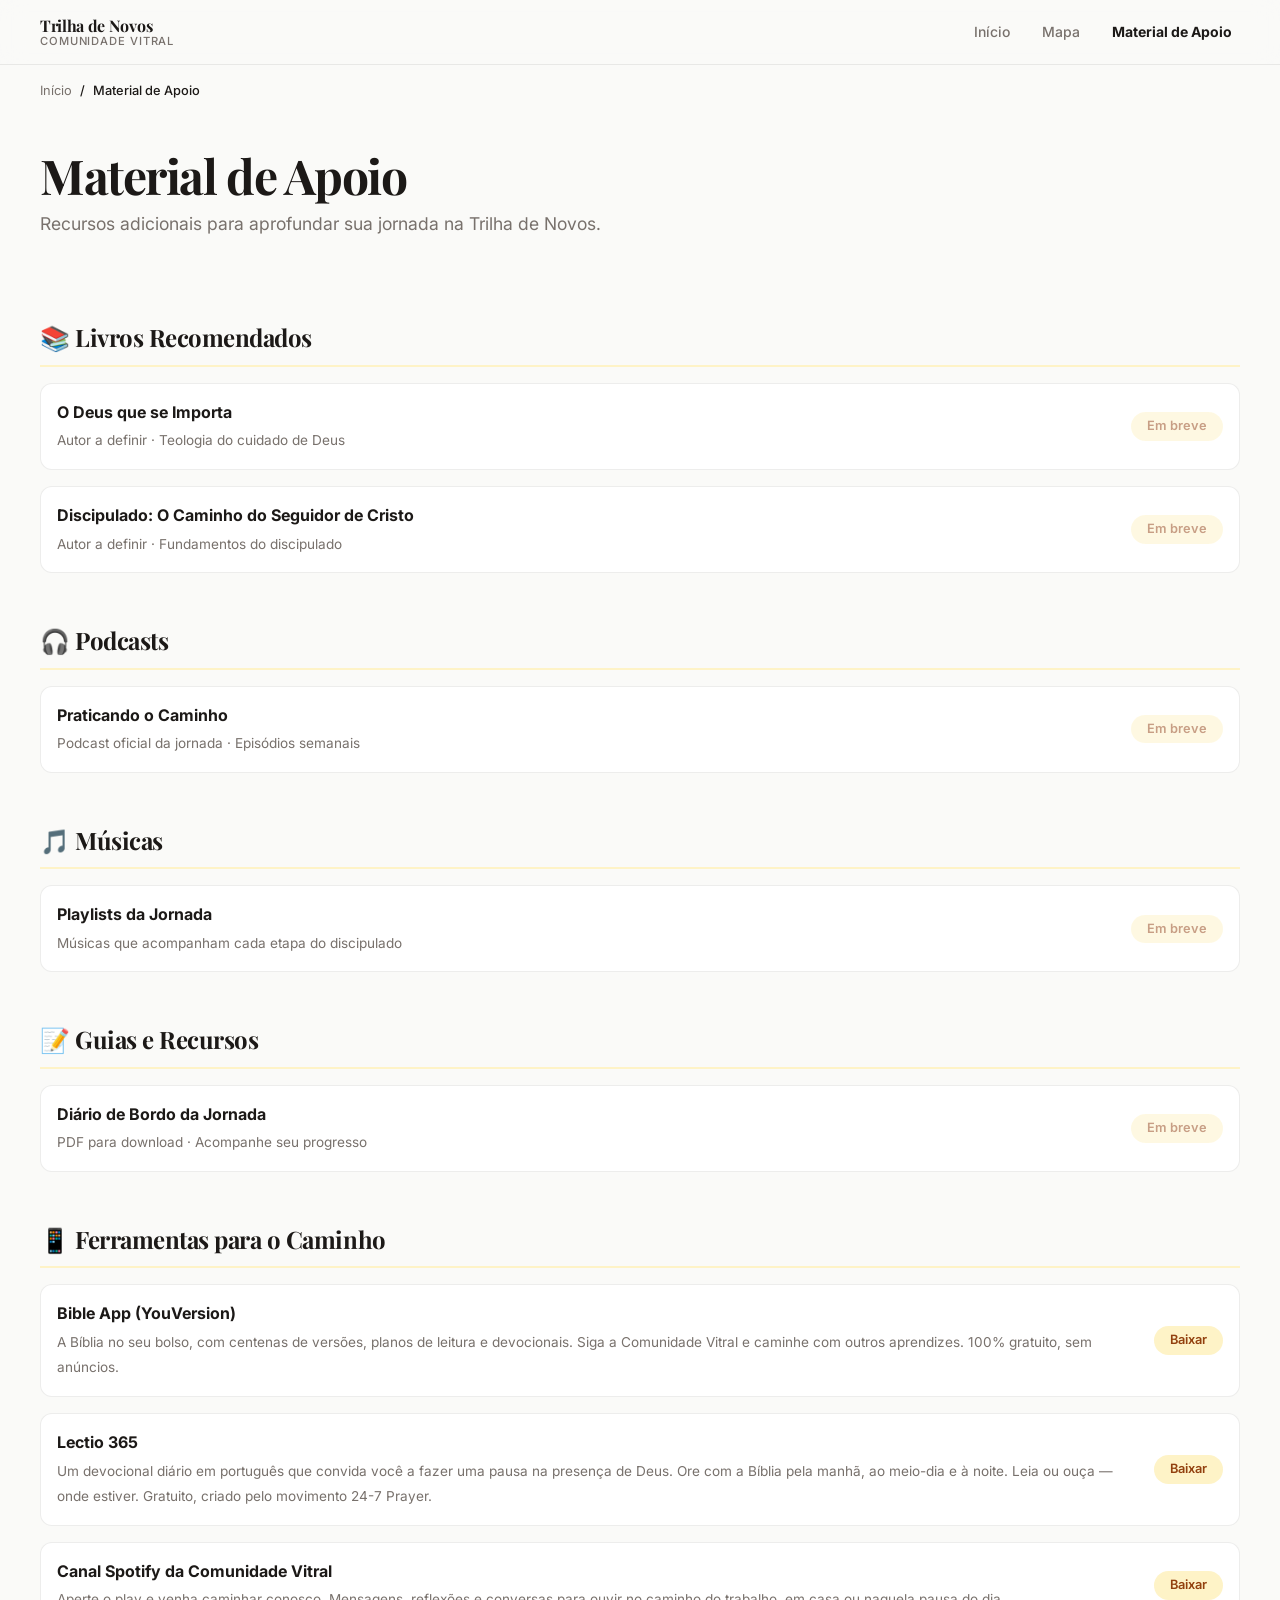
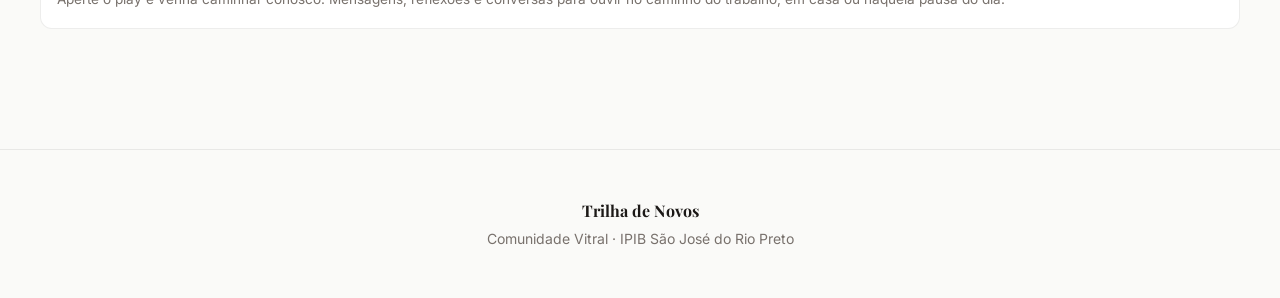
<file: material-de-apoio.html>
<!DOCTYPE html>
<html lang="pt-BR" data-etapa="1">
<head>
  <meta charset="UTF-8" />
  <meta name="viewport" content="width=device-width, initial-scale=1.0" />
  <title>Material de Apoio · Trilha de Novos</title>
  <meta name="description" content="Materiais de apoio para aprofundar os temas da Trilha de Novos na Comunidade Vitral." />
  <meta property="og:title" content="Material de Apoio · Trilha de Novos" />
  <meta property="og:description" content="Materiais de apoio para aprofundar os temas da Trilha de Novos na Comunidade Vitral." />
  <meta property="og:type" content="website" />
  <meta property="og:url" content="https://ismaelmmachado.github.io/trilha_de_novos/material-de-apoio.html" />
  <meta name="twitter:card" content="summary" />
  <meta property="og:image" content="https://ismaelmmachado.github.io/trilha_de_novos/og-image.svg" />
  <link rel="icon" href="favicon.svg" type="image/svg+xml" />
  <link rel="preconnect" href="https://fonts.googleapis.com" />
  <link rel="preconnect" href="https://fonts.gstatic.com" crossorigin />
  <link rel="stylesheet" href="https://fonts.googleapis.com/css2?family=Inter:wght@400;500;600;700&family=Playfair+Display:wght@500;600;700&display=swap" media="print" onload="this.media='all'" />
  <noscript><link rel="stylesheet" href="https://fonts.googleapis.com/css2?family=Inter:wght@400;500;600;700&family=Playfair+Display:wght@500;600;700&display=swap" /></noscript>
  <link rel="stylesheet" href="css/tokens.css?v=2.10.0" />
  <link rel="stylesheet" href="css/estilo.css?v=2.10.0" />
  <link rel="stylesheet" href="css/material-de-apoio.css?v=2.33.0" />
  <link rel="stylesheet" href="css/print.css?v=2.10.0" media="print" />
</head>
<body>
  <a class="skip-link" href="#main">Ir para o conteúdo</a>

  <header class="site-header" role="banner">
    <div class="container header-inner">
      <a href="index.html" class="logo" aria-label="Trilha de Novos — Voltar ao início">
        Trilha de Novos
        <span>Comunidade Vitral</span>
      </a>
      <nav class="nav" role="navigation" aria-label="Navegação principal">
        <a href="index.html">Início</a>
        <a href="mapa.html">Mapa</a>
        <a href="material-de-apoio.html" class="active">Material de Apoio</a>
      </nav>
    </div>
  </header>

  <header class="mobile-header" role="banner">
    <nav class="mobile-nav" role="navigation" aria-label="Navegação principal">
      <a href="index.html">Início</a>
      <a href="mapa.html">Mapa</a>
      <a href="material-de-apoio.html" class="active">Material de Apoio</a>
    </nav>
  </header>

  <div class="container">
    <nav class="breadcrumb" aria-label="Breadcrumb">
      <a href="index.html">Início</a>
      <span class="breadcrumb-sep">/</span>
      <span>Material de Apoio</span>
    </nav>
  </div>

  <main id="main">
    <div class="container apoio-main">
      <div class="page-header apoio-header">
        <h1>Material de Apoio</h1>
        <p class="apoio-subtitle">Recursos adicionais para aprofundar sua jornada na Trilha de Novos.</p>
      </div>

      <div class="apoio-grid">
        <div class="apoio-categoria">
          <h2>📚 Livros Recomendados</h2>
          <div class="apoio-lista">
            <div class="apoio-item">
              <div class="apoio-item-info">
                <strong>O Deus que se Importa</strong>
                <span>Autor a definir · Teologia do cuidado de Deus</span>
              </div>
              <span class="apoio-link apoio-em-breve">Em breve</span>
            </div>
            <div class="apoio-item">
              <div class="apoio-item-info">
                <strong>Discipulado: O Caminho do Seguidor de Cristo</strong>
                <span>Autor a definir · Fundamentos do discipulado</span>
              </div>
              <span class="apoio-link apoio-em-breve">Em breve</span>
            </div>
          </div>
        </div>

        <div class="apoio-categoria">
          <h2>🎧 Podcasts</h2>
          <div class="apoio-lista">
            <div class="apoio-item">
              <div class="apoio-item-info">
                <strong>Praticando o Caminho</strong>
                <span>Podcast oficial da jornada · Episódios semanais</span>
              </div>
              <span class="apoio-link apoio-em-breve">Em breve</span>
            </div>
          </div>
        </div>

        <div class="apoio-categoria">
          <h2>🎵 Músicas</h2>
          <div class="apoio-lista">
            <div class="apoio-item">
              <div class="apoio-item-info">
                <strong>Playlists da Jornada</strong>
                <span>Músicas que acompanham cada etapa do discipulado</span>
              </div>
              <span class="apoio-link apoio-em-breve">Em breve</span>
            </div>
          </div>
        </div>

        <div class="apoio-categoria">
          <h2>📝 Guias e Recursos</h2>
          <div class="apoio-lista">
            <div class="apoio-item">
              <div class="apoio-item-info">
                <strong>Diário de Bordo da Jornada</strong>
                <span>PDF para download · Acompanhe seu progresso</span>
              </div>
              <span class="apoio-link apoio-em-breve">Em breve</span>
            </div>
          </div>
        </div>

        <div class="apoio-categoria">
          <h2>📱 Ferramentas para o Caminho</h2>
          <div class="apoio-lista">
            <div class="apoio-item">
              <div class="apoio-item-info">
                <strong>Bible App (YouVersion)</strong>
                <span>A Bíblia no seu bolso, com centenas de versões, planos de leitura e devocionais. Siga a Comunidade Vitral e caminhe com outros aprendizes. 100% gratuito, sem anúncios.</span>
              </div>
              <a class="apoio-link" href="https://www.bible.com/organizations/79172d03-a943-4051-aebf-285b525546f1" target="_blank" rel="noopener noreferrer">Baixar</a>
            </div>
            <div class="apoio-item">
              <div class="apoio-item-info">
                <strong>Lectio 365</strong>
                <span>Um devocional diário em português que convida você a fazer uma pausa na presença de Deus. Ore com a Bíblia pela manhã, ao meio-dia e à noite. Leia ou ouça — onde estiver. Gratuito, criado pelo movimento 24-7 Prayer.</span>
              </div>
              <a class="apoio-link" href="https://lectio365.com/pt-br/o-aplicativo/" target="_blank" rel="noopener noreferrer">Baixar</a>
            </div>
            <div class="apoio-item">
              <div class="apoio-item-info">
                <strong>Canal Spotify da Comunidade Vitral</strong>
                <span>Aperte o play e venha caminhar conosco. Mensagens, reflexões e conversas para ouvir no caminho do trabalho, em casa ou naquela pausa do dia.</span>
              </div>
              <a class="apoio-link" href="https://www.spotify.com/download/" target="_blank" rel="noopener noreferrer">Baixar</a>
            </div>
          </div>
        </div>
      </div>
    </div>
  </main>

  <footer class="site-footer" role="contentinfo">
    <div class="container footer-inner">
      <strong>Trilha de Novos</strong>
      <p>Comunidade Vitral · IPIB São José do Rio Preto</p>
    </div>
  </footer>
</body>
</html>
</file>
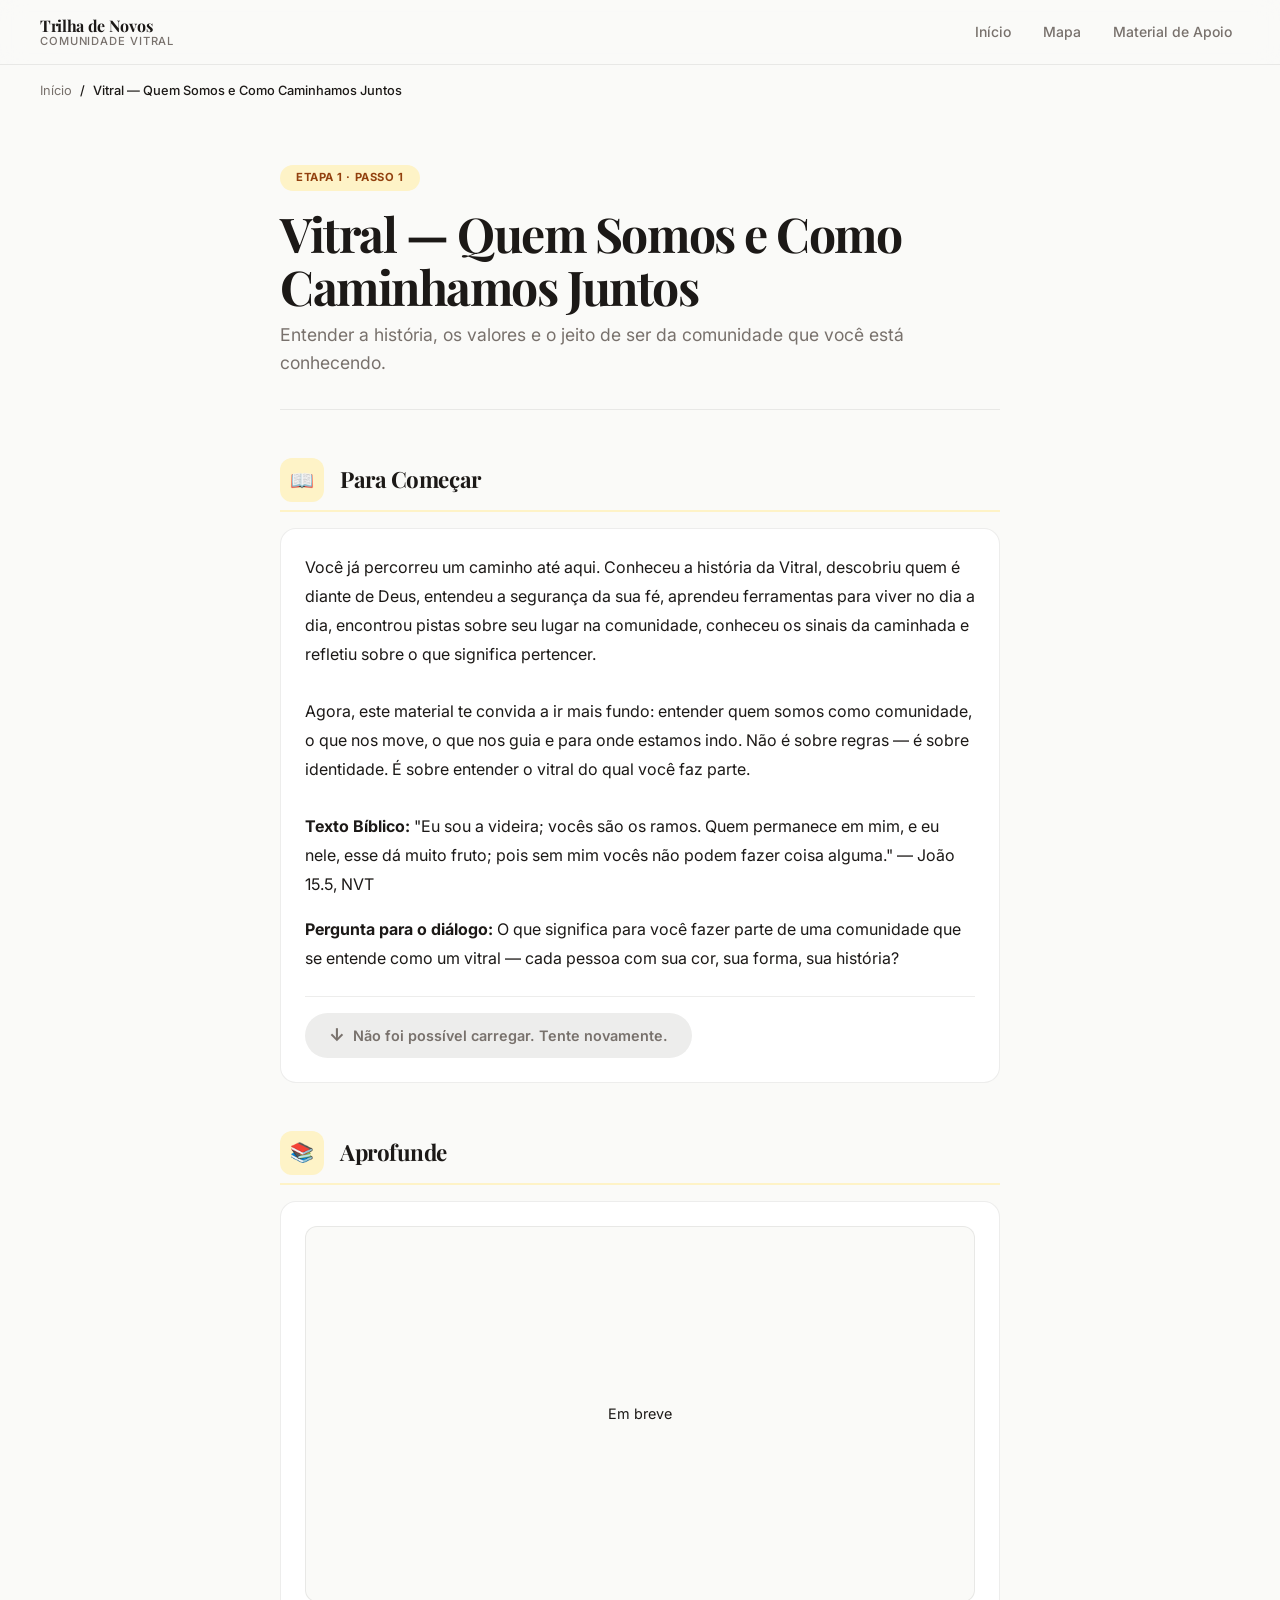
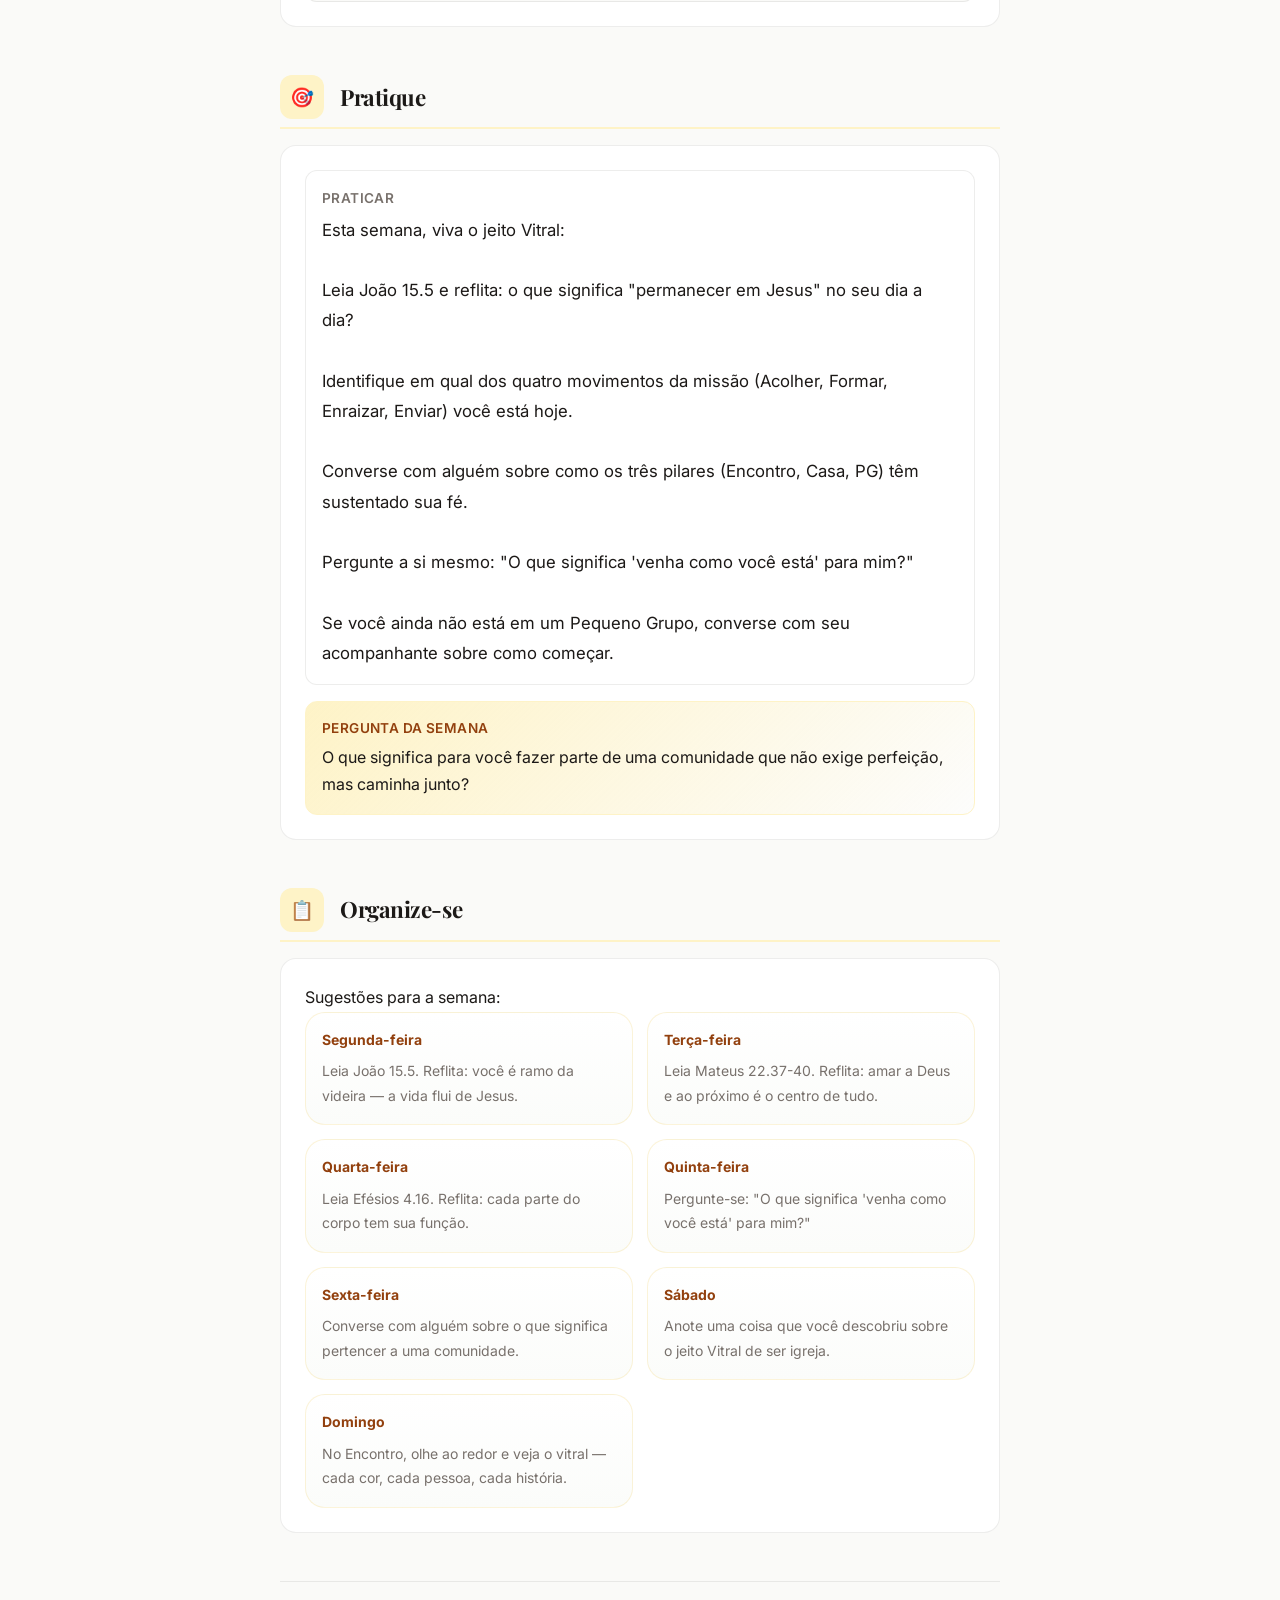
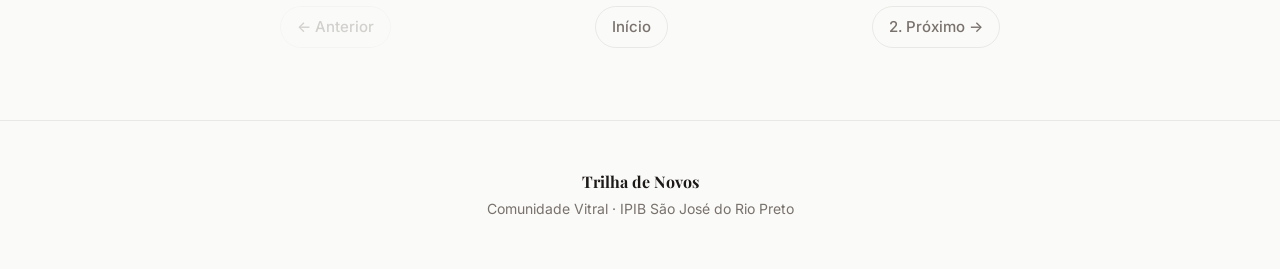
<file: passo-1.html>
<!DOCTYPE html>
<html lang="pt-BR" data-etapa="1">
<head>
  <meta charset="UTF-8" />
  <meta name="viewport" content="width=device-width, initial-scale=1.0" />
  <title>Vitral — Quem Somos e Como Caminhamos Juntos · Trilha de Novos</title>
  <meta name="description" content="Neste primeiro encontro, você conhece a história da Comunidade Vitral: quem somos, como surgimos, qual é o nosso propósito e o nosso jeito de viver e receber as pessoas." />
  <meta property="og:title" content="Vitral — Quem Somos e Como Caminhamos Juntos · Trilha de Novos" />
  <meta property="og:description" content="Neste primeiro encontro, você conhece a história da Comunidade Vitral: quem somos, como surgimos, qual é o nosso propósito e o nosso jeito de viver e receber as pessoas." />
  <meta property="og:type" content="website" />
  <meta property="og:url" content="https://ismaelmmachado.github.io/trilha_de_novos/passo-1.html" />
  <meta property="og:image" content="https://ismaelmmachado.github.io/trilha_de_novos/og-image.svg" />
  <meta name="twitter:card" content="summary" />
  <link rel="icon" href="favicon.svg" type="image/svg+xml" />
  <link rel="preconnect" href="https://fonts.googleapis.com" />
  <link rel="preconnect" href="https://fonts.gstatic.com" crossorigin />
  <link rel="stylesheet" href="https://fonts.googleapis.com/css2?family=Inter:wght@400;500;600;700&family=Playfair+Display:wght@500;600;700&display=swap" media="print" onload="this.media='all'" />
  <noscript><link rel="stylesheet" href="https://fonts.googleapis.com/css2?family=Inter:wght@400;500;600;700&family=Playfair+Display:wght@500;600;700&display=swap" /></noscript>
  <link rel="stylesheet" href="css/tokens.css?v=2.29.0" />
  <link rel="stylesheet" href="css/estilo.css?v=2.29.0" />
  <link rel="stylesheet" href="css/print.css?v=2.29.0" media="print" />
</head>
<body>
  <a class="skip-link" href="#main">Ir para o conteúdo</a>

  
<header class="site-header" role="banner">
  <div class="container header-inner">
    <a href="index.html" class="logo" aria-label="Trilha de Novos — Voltar ao início">
      Trilha de Novos
      <span>Comunidade Vitral</span>
    </a>
    <nav class="nav" role="navigation" aria-label="Navegação principal">
      <a href="index.html">Início</a>
      <a href="mapa.html">Mapa</a>
      <a href="material-de-apoio.html">Material de Apoio</a>
    </nav>
  </div>
</header>

<header class="mobile-header" role="banner">
  <nav class="mobile-nav" role="navigation" aria-label="Navegação principal">
    <a href="index.html">Início</a>
    <a href="mapa.html">Mapa</a>
    <a href="material-de-apoio.html">Material de Apoio</a>
  </nav>
</header>

  
<div class="container">
  <nav class="breadcrumb" aria-label="Breadcrumb">
    <a href="index.html">Início</a>
    <span class="breadcrumb-sep">/</span>
    <span>Vitral — Quem Somos e Como Caminhamos Juntos</span>
  </nav>
</div>

  <main id="main">
    
<div class="content-container">
  <div class="page-header">
    <div class="step-meta">
      <span class="etapa-badge">Etapa 1 · Passo 1</span>
    </div>
    <h1>Vitral — Quem Somos e Como Caminhamos Juntos</h1>
    <p class="step-subtitle">Entender a história, os valores e o jeito de ser da comunidade que você está conhecendo.</p>
  </div>
</div>

    <div class="content-container" id="passo-container">
      
<div class="step-section">
  
<div class="step-section-header">
  <div class="section-icon">📖</div>
  <h2>Para Começar</h2>
</div>
  <div class="step-section-content">
    <p>Você já percorreu um caminho até aqui. Conheceu a história da Vitral, descobriu quem é diante de Deus, entendeu a segurança da sua fé, aprendeu ferramentas para viver no dia a dia, encontrou pistas sobre seu lugar na comunidade, conheceu os sinais da caminhada e refletiu sobre o que significa pertencer.<br><br>Agora, este material te convida a ir mais fundo: entender quem somos como comunidade, o que nos move, o que nos guia e para onde estamos indo. Não é sobre regras — é sobre identidade. É sobre entender o vitral do qual você faz parte.<br><br><strong>Texto Bíblico:</strong> "Eu sou a videira; vocês são os ramos. Quem permanece em mim, e eu nele, esse dá muito fruto; pois sem mim vocês não podem fazer coisa alguma." — João 15.5, NVT</p>
    <p><strong>Pergunta para o diálogo:</strong> O que significa para você fazer parte de uma comunidade que se entende como um vitral — cada pessoa com sua cor, sua forma, sua história?</p>
    <div class="para-comecar-footer">
      <a href="#" class="download-btn apostila-btn" data-apostila-token="Quem Somos e Como Caminhamos" aria-busy="true">
        <span class="download-icon">↓</span>
        <span class="download-label">Carregando apostila…</span>
      </a>
    </div>
  </div>
</div>

      

      

      
<div class="step-section">
  
<div class="step-section-header">
  <div class="section-icon">📚</div>
  <h2>Aprofunde</h2>
</div>
  <div class="step-section-content">
    <div class="ouca-placeholder"><p>Em breve</p></div>
  </div>
</div>

      
<div class="step-section">
  
<div class="step-section-header">
  <div class="section-icon">🎯</div>
  <h2>Pratique</h2>
</div>
  <div class="step-section-content">
    <div class="pratique-experimento">
      <strong class="pratique-label">Praticar</strong>
      <p>Esta semana, viva o jeito Vitral:<br><br>Leia João 15.5 e reflita: o que significa "permanecer em Jesus" no seu dia a dia?<br><br>Identifique em qual dos quatro movimentos da missão (Acolher, Formar, Enraizar, Enviar) você está hoje.<br><br>Converse com alguém sobre como os três pilares (Encontro, Casa, PG) têm sustentado sua fé.<br><br>Pergunte a si mesmo: "O que significa 'venha como você está' para mim?"<br><br>Se você ainda não está em um Pequeno Grupo, converse com seu acompanhante sobre como começar.</p>
    </div>
    <div class="pratique-pergunta">
      <strong>Pergunta da semana</strong>
      <p>O que significa para você fazer parte de uma comunidade que não exige perfeição, mas caminha junto?</p>
    </div>
  </div>
</div>

      
<div class="step-section">
  
<div class="step-section-header">
  <div class="section-icon">📋</div>
  <h2>Organize-se</h2>
</div>
  <div class="step-section-content">
    <p>Sugestões para a semana:</p>
    <div class="week-plan-grid">
      <div class="week-day-card">
        <strong>Segunda-feira</strong>
        <span>Leia João 15.5. Reflita: você é ramo da videira — a vida flui de Jesus.</span>
      </div>
      <div class="week-day-card">
        <strong>Terça-feira</strong>
        <span>Leia Mateus 22.37-40. Reflita: amar a Deus e ao próximo é o centro de tudo.</span>
      </div>
      <div class="week-day-card">
        <strong>Quarta-feira</strong>
        <span>Leia Efésios 4.16. Reflita: cada parte do corpo tem sua função.</span>
      </div>
      <div class="week-day-card">
        <strong>Quinta-feira</strong>
        <span>Pergunte-se: "O que significa 'venha como você está' para mim?"</span>
      </div>
      <div class="week-day-card">
        <strong>Sexta-feira</strong>
        <span>Converse com alguém sobre o que significa pertencer a uma comunidade.</span>
      </div>
      <div class="week-day-card">
        <strong>Sábado</strong>
        <span>Anote uma coisa que você descobriu sobre o jeito Vitral de ser igreja.</span>
      </div>
      <div class="week-day-card">
        <strong>Domingo</strong>
        <span>No Encontro, olhe ao redor e veja o vitral — cada cor, cada pessoa, cada história.</span>
      </div>
    </div>
  </div>
</div>

      
<div class="step-nav">
  <span class="step-nav-link disabled">← Anterior</span>
  <a href="index.html" class="step-nav-link">Início</a>
  <a href="passo-2.html" class="step-nav-link">2. Próximo →</a>
</div>
    </div>
  </main>

  
<footer class="site-footer" role="contentinfo">
  <div class="container footer-inner">
    <strong>Trilha de Novos</strong>
    <p>Comunidade Vitral · IPIB São José do Rio Preto</p>
  </div>
</footer>

  <script src="scripts/apostilas.js"></script>
</body>
</html>
</file>
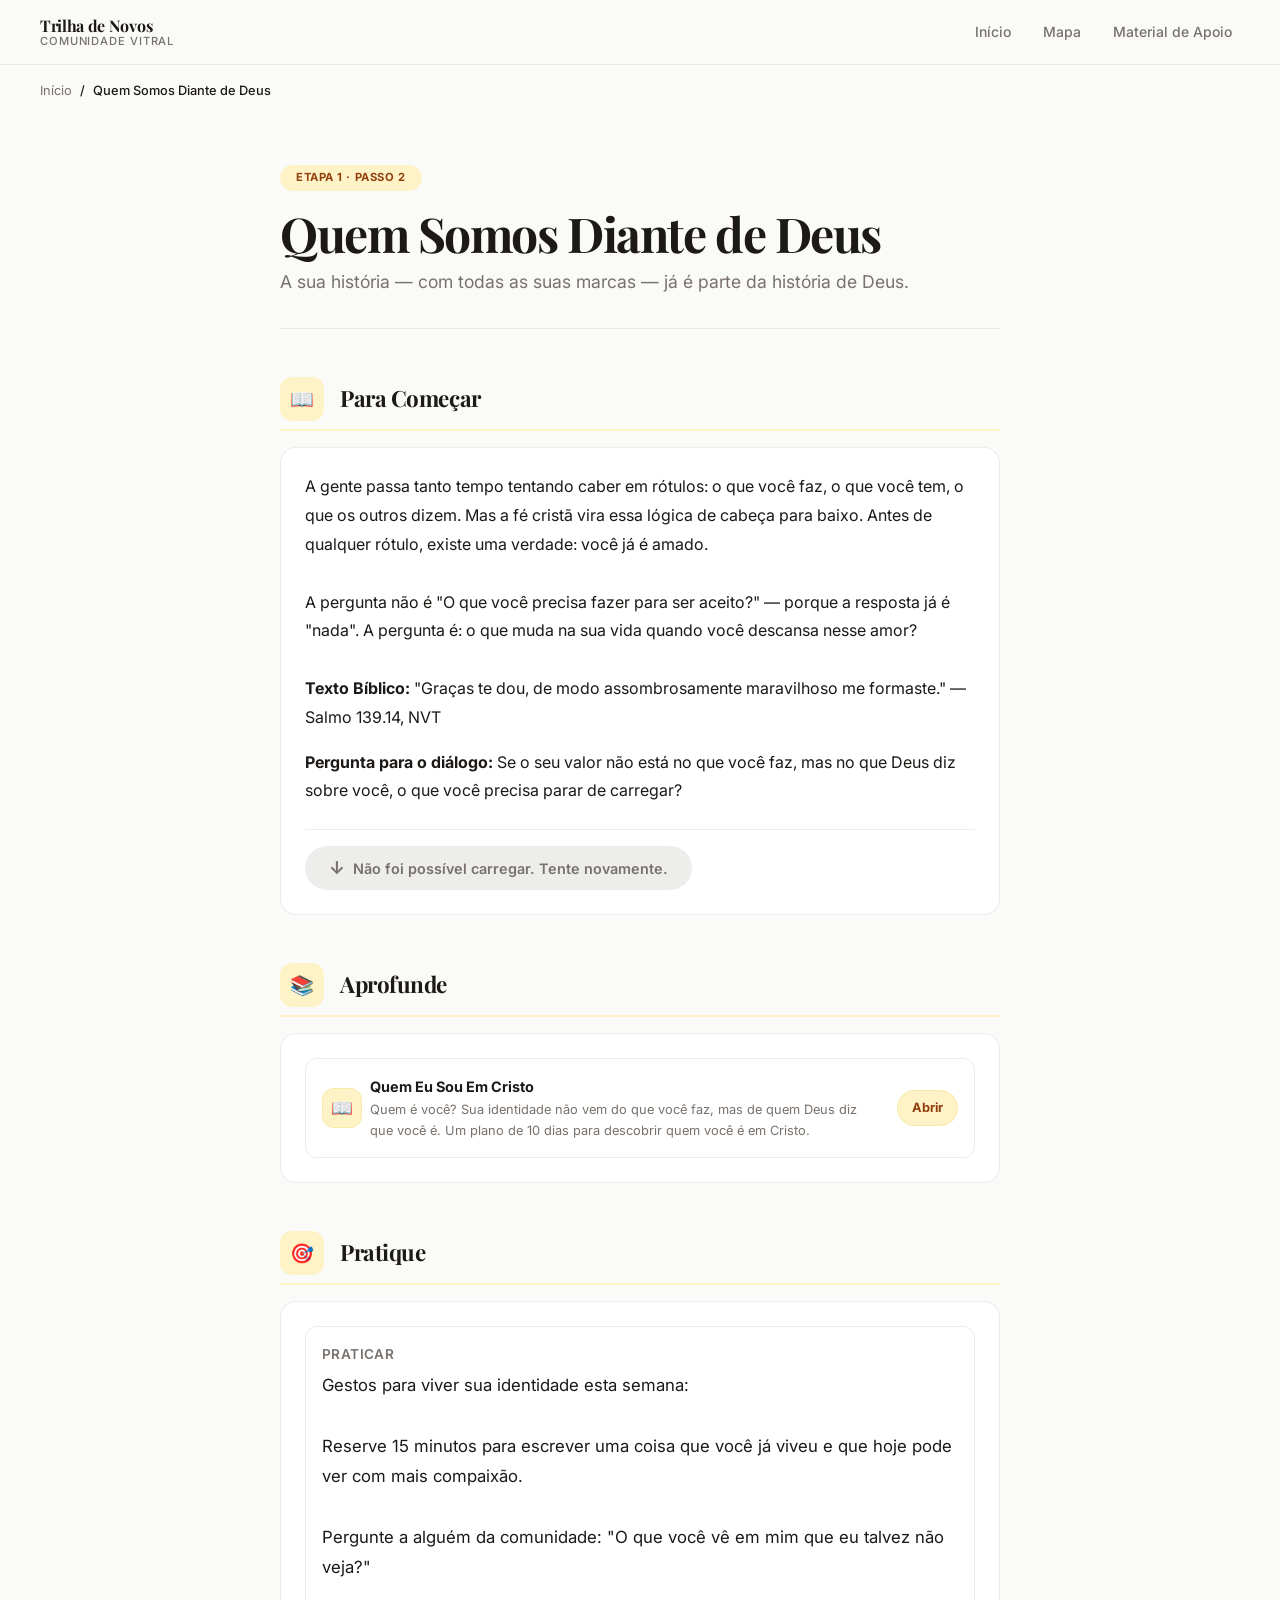
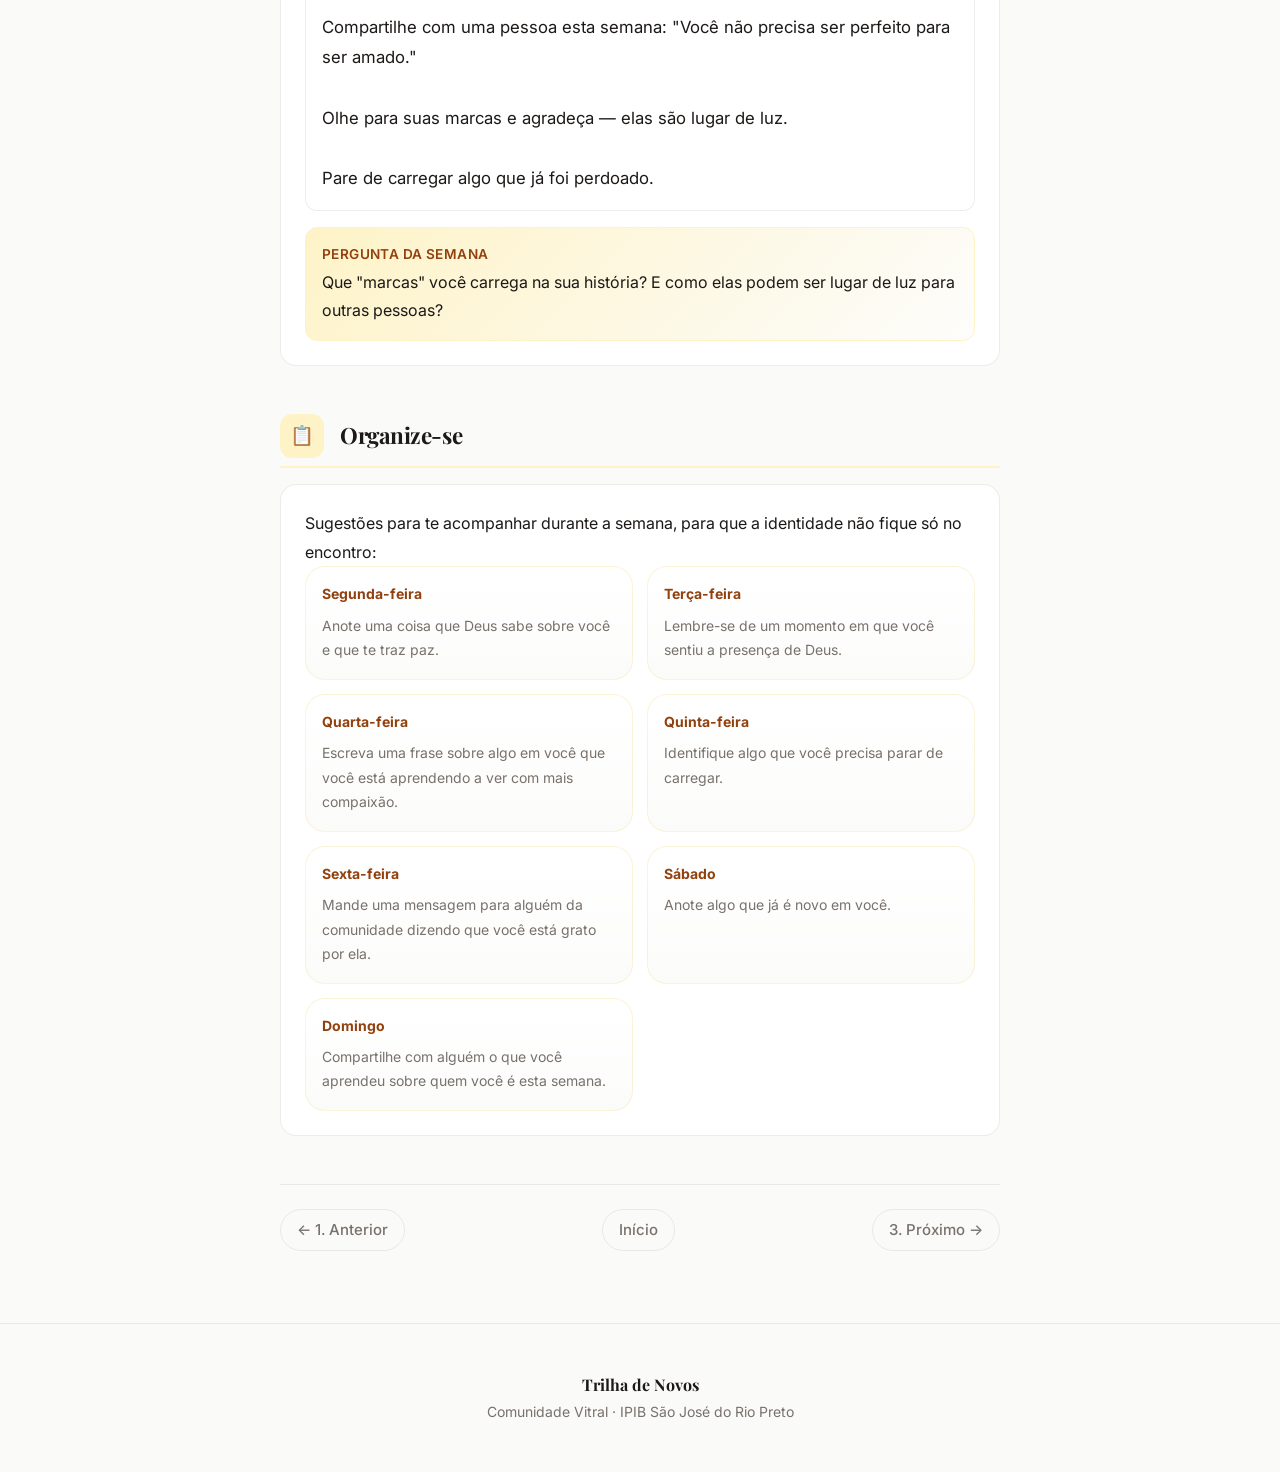
<file: passo-2.html>
<!DOCTYPE html>
<html lang="pt-BR" data-etapa="1">
<head>
  <meta charset="UTF-8" />
  <meta name="viewport" content="width=device-width, initial-scale=1.0" />
  <title>Quem Somos Diante de Deus · Trilha de Novos</title>
  <meta name="description" content="Depois de conhecer a casa, a gente te convida a olhar para dentro. Neste encontro, vamos descobrir quem você é diante de Deus — sua identidade, suas marcas e o lugar que você ocupa na grande história que Deus está escrevendo." />
  <meta property="og:title" content="Quem Somos Diante de Deus · Trilha de Novos" />
  <meta property="og:description" content="Depois de conhecer a casa, a gente te convida a olhar para dentro. Neste encontro, vamos descobrir quem você é diante de Deus — sua identidade, suas marcas e o lugar que você ocupa na grande história que Deus está escrevendo." />
  <meta property="og:type" content="website" />
  <meta property="og:url" content="https://ismaelmmachado.github.io/trilha_de_novos/passo-2.html" />
  <meta property="og:image" content="https://ismaelmmachado.github.io/trilha_de_novos/og-image.svg" />
  <meta name="twitter:card" content="summary" />
  <link rel="icon" href="favicon.svg" type="image/svg+xml" />
  <link rel="preconnect" href="https://fonts.googleapis.com" />
  <link rel="preconnect" href="https://fonts.gstatic.com" crossorigin />
  <link rel="stylesheet" href="https://fonts.googleapis.com/css2?family=Inter:wght@400;500;600;700&family=Playfair+Display:wght@500;600;700&display=swap" media="print" onload="this.media='all'" />
  <noscript><link rel="stylesheet" href="https://fonts.googleapis.com/css2?family=Inter:wght@400;500;600;700&family=Playfair+Display:wght@500;600;700&display=swap" /></noscript>
  <link rel="stylesheet" href="css/tokens.css?v=2.29.0" />
  <link rel="stylesheet" href="css/estilo.css?v=2.29.0" />
  <link rel="stylesheet" href="css/print.css?v=2.29.0" media="print" />
</head>
<body>
  <a class="skip-link" href="#main">Ir para o conteúdo</a>

  
<header class="site-header" role="banner">
  <div class="container header-inner">
    <a href="index.html" class="logo" aria-label="Trilha de Novos — Voltar ao início">
      Trilha de Novos
      <span>Comunidade Vitral</span>
    </a>
    <nav class="nav" role="navigation" aria-label="Navegação principal">
      <a href="index.html">Início</a>
      <a href="mapa.html">Mapa</a>
      <a href="material-de-apoio.html">Material de Apoio</a>
    </nav>
  </div>
</header>

<header class="mobile-header" role="banner">
  <nav class="mobile-nav" role="navigation" aria-label="Navegação principal">
    <a href="index.html">Início</a>
    <a href="mapa.html">Mapa</a>
    <a href="material-de-apoio.html">Material de Apoio</a>
  </nav>
</header>

  
<div class="container">
  <nav class="breadcrumb" aria-label="Breadcrumb">
    <a href="index.html">Início</a>
    <span class="breadcrumb-sep">/</span>
    <span>Quem Somos Diante de Deus</span>
  </nav>
</div>

  <main id="main">
    
<div class="content-container">
  <div class="page-header">
    <div class="step-meta">
      <span class="etapa-badge">Etapa 1 · Passo 2</span>
    </div>
    <h1>Quem Somos Diante de Deus</h1>
    <p class="step-subtitle">A sua história — com todas as suas marcas — já é parte da história de Deus.</p>
  </div>
</div>

    <div class="content-container" id="passo-container">
      
<div class="step-section">
  
<div class="step-section-header">
  <div class="section-icon">📖</div>
  <h2>Para Começar</h2>
</div>
  <div class="step-section-content">
    <p>A gente passa tanto tempo tentando caber em rótulos: o que você faz, o que você tem, o que os outros dizem. Mas a fé cristã vira essa lógica de cabeça para baixo. Antes de qualquer rótulo, existe uma verdade: você já é amado.<br><br>A pergunta não é "O que você precisa fazer para ser aceito?" — porque a resposta já é "nada". A pergunta é: o que muda na sua vida quando você descansa nesse amor?<br><br><strong>Texto Bíblico:</strong> "Graças te dou, de modo assombrosamente maravilhoso me formaste." — Salmo 139.14, NVT</p>
    <p><strong>Pergunta para o diálogo:</strong> Se o seu valor não está no que você faz, mas no que Deus diz sobre você, o que você precisa parar de carregar?</p>
    <div class="para-comecar-footer">
      <a href="#" class="download-btn apostila-btn" data-apostila-token="PASSO 2" aria-busy="true">
        <span class="download-icon">↓</span>
        <span class="download-label">Carregando apostila…</span>
      </a>
    </div>
  </div>
</div>

      

      

      
<div class="step-section">
  
<div class="step-section-header">
  <div class="section-icon">📚</div>
  <h2>Aprofunde</h2>
</div>
  <div class="step-section-content">
    <div class="aprofunde-list">

      <div class="aprofunde-item">
        <div class="aprofunde-item-content">
          <span class="aprofunde-item-icon">📖</span>
          <div class="aprofunde-item-info">
            <strong>Quem Eu Sou Em Cristo</strong>
            <span>Quem é você? Sua identidade não vem do que você faz, mas de quem Deus diz que você é. Um plano de 10 dias para descobrir quem você é em Cristo.</span>
          </div>
        </div>
        <a class="aprofunde-link" href="https://www.bible.com/pt/reading-plans/17170" target="_blank" rel="noopener noreferrer">Abrir</a>
      </div>
    </div>
  </div>
</div>

      
<div class="step-section">
  
<div class="step-section-header">
  <div class="section-icon">🎯</div>
  <h2>Pratique</h2>
</div>
  <div class="step-section-content">
    <div class="pratique-experimento">
      <strong class="pratique-label">Praticar</strong>
      <p>Gestos para viver sua identidade esta semana:<br><br>Reserve 15 minutos para escrever uma coisa que você já viveu e que hoje pode ver com mais compaixão.<br><br>Pergunte a alguém da comunidade: "O que você vê em mim que eu talvez não veja?"<br><br>Compartilhe com uma pessoa esta semana: "Você não precisa ser perfeito para ser amado."<br><br>Olhe para suas marcas e agradeça — elas são lugar de luz.<br><br>Pare de carregar algo que já foi perdoado.</p>
    </div>
    <div class="pratique-pergunta">
      <strong>Pergunta da semana</strong>
      <p>Que "marcas" você carrega na sua história? E como elas podem ser lugar de luz para outras pessoas?</p>
    </div>
  </div>
</div>

      
<div class="step-section">
  
<div class="step-section-header">
  <div class="section-icon">📋</div>
  <h2>Organize-se</h2>
</div>
  <div class="step-section-content">
    <p>Sugestões para te acompanhar durante a semana, para que a identidade não fique só no encontro:</p>
    <div class="week-plan-grid">
      <div class="week-day-card">
        <strong>Segunda-feira</strong>
        <span>Anote uma coisa que Deus sabe sobre você e que te traz paz.</span>
      </div>
      <div class="week-day-card">
        <strong>Terça-feira</strong>
        <span>Lembre-se de um momento em que você sentiu a presença de Deus.</span>
      </div>
      <div class="week-day-card">
        <strong>Quarta-feira</strong>
        <span>Escreva uma frase sobre algo em você que você está aprendendo a ver com mais compaixão.</span>
      </div>
      <div class="week-day-card">
        <strong>Quinta-feira</strong>
        <span>Identifique algo que você precisa parar de carregar.</span>
      </div>
      <div class="week-day-card">
        <strong>Sexta-feira</strong>
        <span>Mande uma mensagem para alguém da comunidade dizendo que você está grato por ela.</span>
      </div>
      <div class="week-day-card">
        <strong>Sábado</strong>
        <span>Anote algo que já é novo em você.</span>
      </div>
      <div class="week-day-card">
        <strong>Domingo</strong>
        <span>Compartilhe com alguém o que você aprendeu sobre quem você é esta semana.</span>
      </div>
    </div>
  </div>
</div>

      
<div class="step-nav">
  <a href="passo-1.html" class="step-nav-link">← 1. Anterior</a>
  <a href="index.html" class="step-nav-link">Início</a>
  <a href="passo-3.html" class="step-nav-link">3. Próximo →</a>
</div>
    </div>
  </main>

  
<footer class="site-footer" role="contentinfo">
  <div class="container footer-inner">
    <strong>Trilha de Novos</strong>
    <p>Comunidade Vitral · IPIB São José do Rio Preto</p>
  </div>
</footer>

  <script src="scripts/apostilas.js"></script>
</body>
</html>
</file>
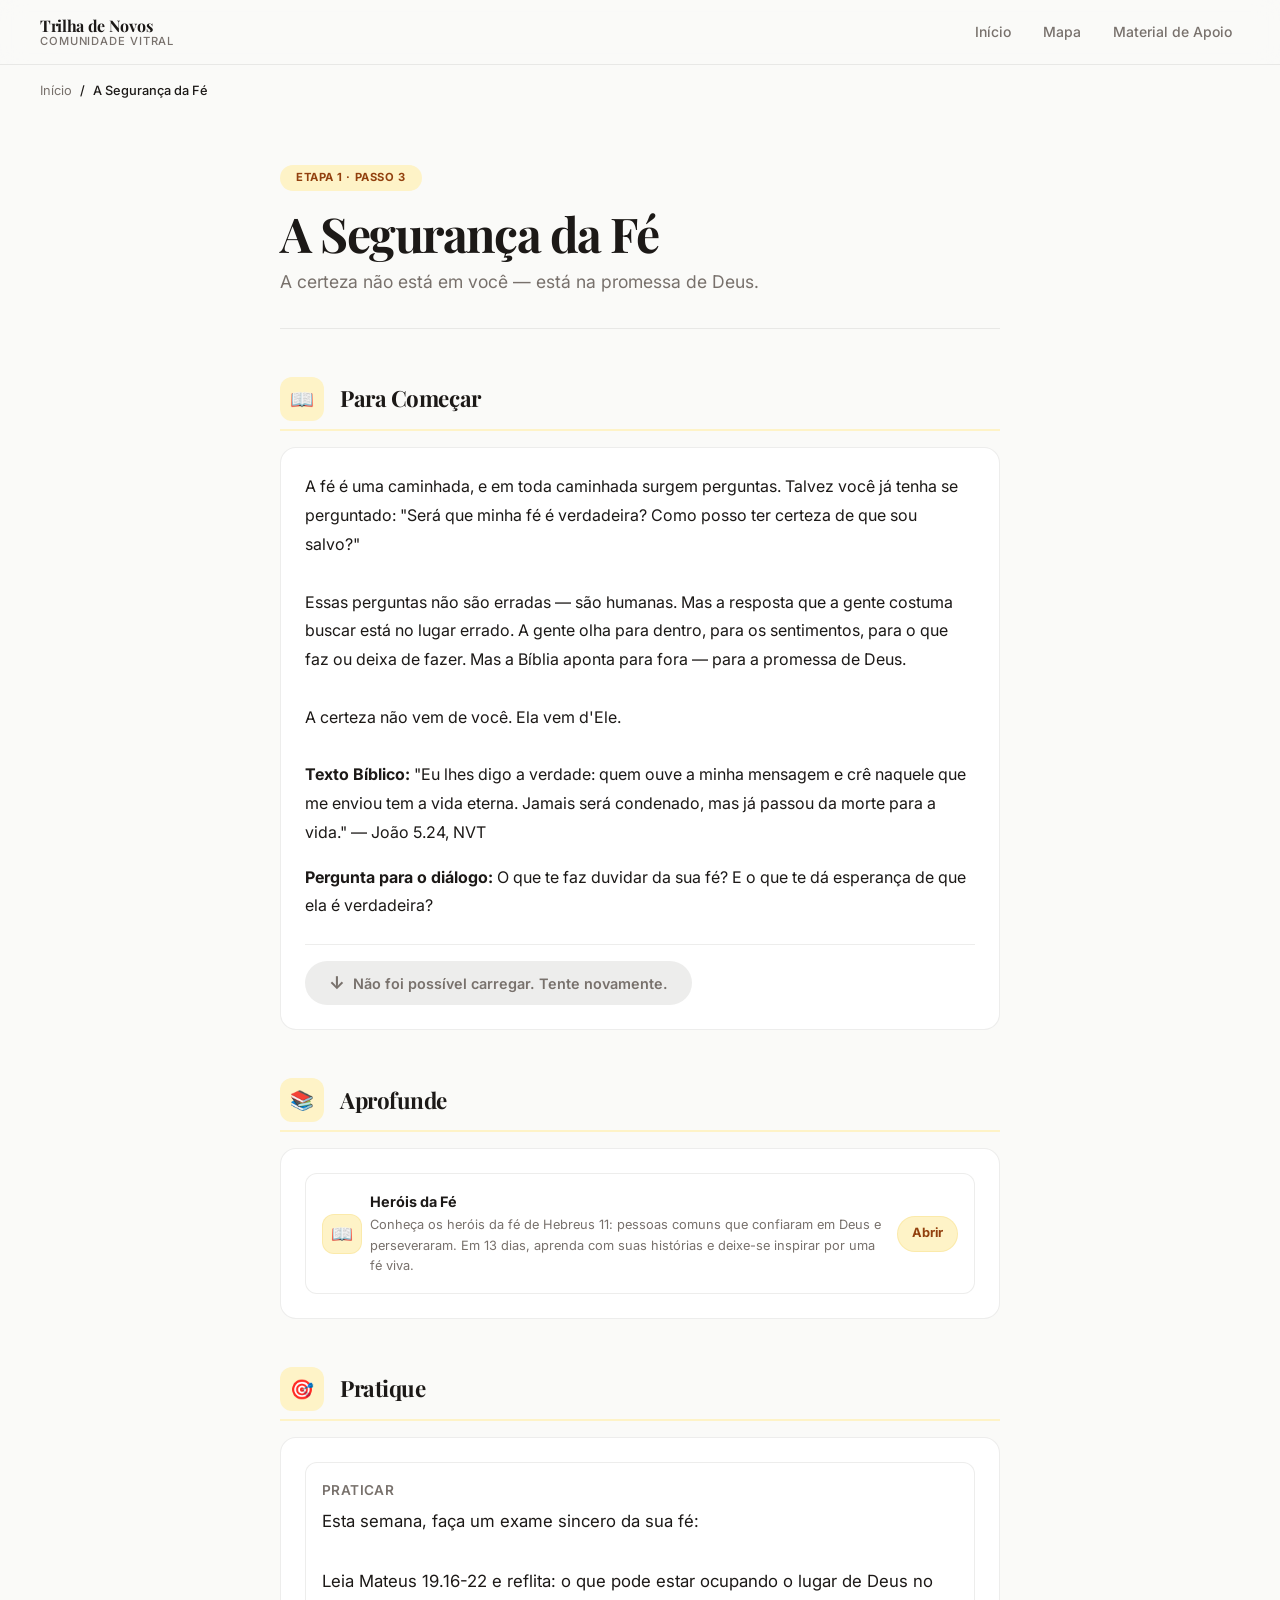
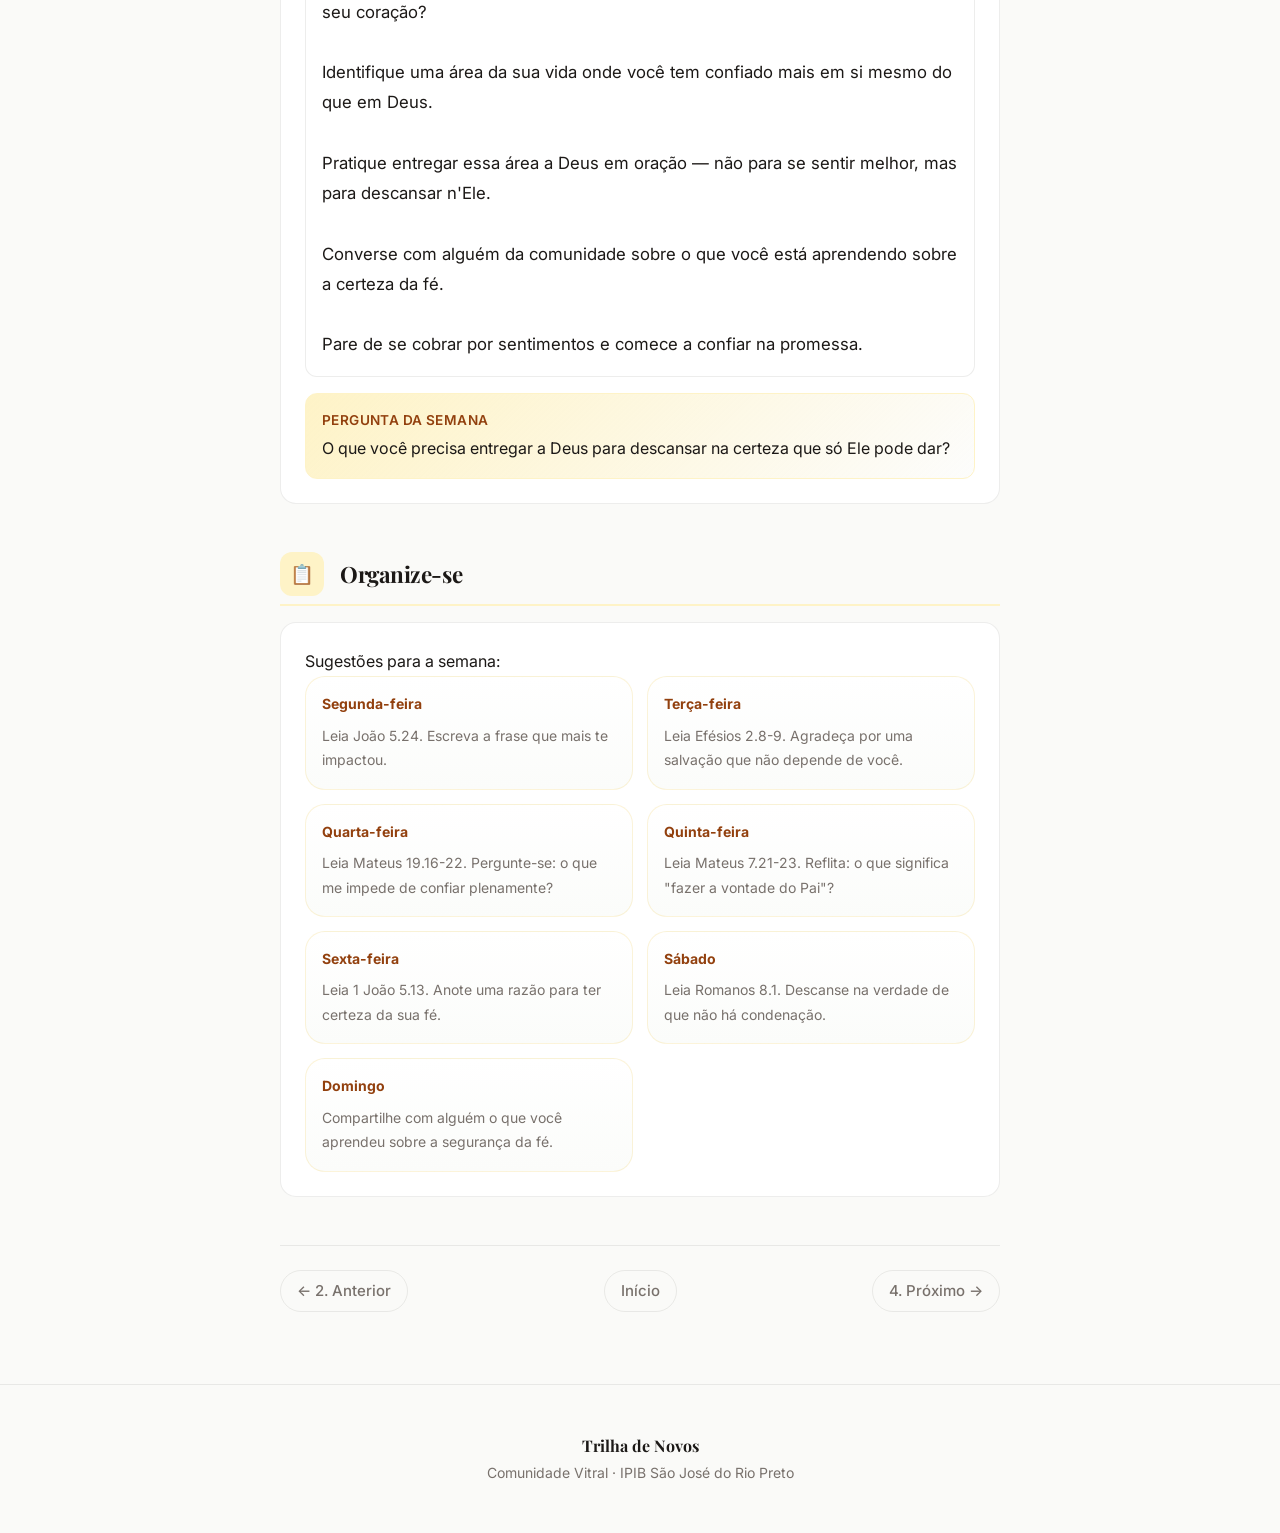
<file: passo-3.html>
<!DOCTYPE html>
<html lang="pt-BR" data-etapa="1">
<head>
  <meta charset="UTF-8" />
  <meta name="viewport" content="width=device-width, initial-scale=1.0" />
  <title>A Segurança da Fé · Trilha de Novos</title>
  <meta name="description" content="Se a fé é um presente, como ter certeza de que ela é verdadeira? Neste encontro, vamos entender que a certeza não está em você — está em Deus. E vamos aprender a descansar na promessa, não no sentimento." />
  <meta property="og:title" content="A Segurança da Fé · Trilha de Novos" />
  <meta property="og:description" content="Se a fé é um presente, como ter certeza de que ela é verdadeira? Neste encontro, vamos entender que a certeza não está em você — está em Deus. E vamos aprender a descansar na promessa, não no sentimento." />
  <meta property="og:type" content="website" />
  <meta property="og:url" content="https://ismaelmmachado.github.io/trilha_de_novos/passo-3.html" />
  <meta property="og:image" content="https://ismaelmmachado.github.io/trilha_de_novos/og-image.svg" />
  <meta name="twitter:card" content="summary" />
  <link rel="icon" href="favicon.svg" type="image/svg+xml" />
  <link rel="preconnect" href="https://fonts.googleapis.com" />
  <link rel="preconnect" href="https://fonts.gstatic.com" crossorigin />
  <link rel="stylesheet" href="https://fonts.googleapis.com/css2?family=Inter:wght@400;500;600;700&family=Playfair+Display:wght@500;600;700&display=swap" media="print" onload="this.media='all'" />
  <noscript><link rel="stylesheet" href="https://fonts.googleapis.com/css2?family=Inter:wght@400;500;600;700&family=Playfair+Display:wght@500;600;700&display=swap" /></noscript>
  <link rel="stylesheet" href="css/tokens.css?v=2.29.0" />
  <link rel="stylesheet" href="css/estilo.css?v=2.29.0" />
  <link rel="stylesheet" href="css/print.css?v=2.29.0" media="print" />
</head>
<body>
  <a class="skip-link" href="#main">Ir para o conteúdo</a>

  
<header class="site-header" role="banner">
  <div class="container header-inner">
    <a href="index.html" class="logo" aria-label="Trilha de Novos — Voltar ao início">
      Trilha de Novos
      <span>Comunidade Vitral</span>
    </a>
    <nav class="nav" role="navigation" aria-label="Navegação principal">
      <a href="index.html">Início</a>
      <a href="mapa.html">Mapa</a>
      <a href="material-de-apoio.html">Material de Apoio</a>
    </nav>
  </div>
</header>

<header class="mobile-header" role="banner">
  <nav class="mobile-nav" role="navigation" aria-label="Navegação principal">
    <a href="index.html">Início</a>
    <a href="mapa.html">Mapa</a>
    <a href="material-de-apoio.html">Material de Apoio</a>
  </nav>
</header>

  
<div class="container">
  <nav class="breadcrumb" aria-label="Breadcrumb">
    <a href="index.html">Início</a>
    <span class="breadcrumb-sep">/</span>
    <span>A Segurança da Fé</span>
  </nav>
</div>

  <main id="main">
    
<div class="content-container">
  <div class="page-header">
    <div class="step-meta">
      <span class="etapa-badge">Etapa 1 · Passo 3</span>
    </div>
    <h1>A Segurança da Fé</h1>
    <p class="step-subtitle">A certeza não está em você — está na promessa de Deus.</p>
  </div>
</div>

    <div class="content-container" id="passo-container">
      
<div class="step-section">
  
<div class="step-section-header">
  <div class="section-icon">📖</div>
  <h2>Para Começar</h2>
</div>
  <div class="step-section-content">
    <p>A fé é uma caminhada, e em toda caminhada surgem perguntas. Talvez você já tenha se perguntado: "Será que minha fé é verdadeira? Como posso ter certeza de que sou salvo?"<br><br>Essas perguntas não são erradas — são humanas. Mas a resposta que a gente costuma buscar está no lugar errado. A gente olha para dentro, para os sentimentos, para o que faz ou deixa de fazer. Mas a Bíblia aponta para fora — para a promessa de Deus.<br><br>A certeza não vem de você. Ela vem d'Ele.<br><br><strong>Texto Bíblico:</strong> "Eu lhes digo a verdade: quem ouve a minha mensagem e crê naquele que me enviou tem a vida eterna. Jamais será condenado, mas já passou da morte para a vida." — João 5.24, NVT</p>
    <p><strong>Pergunta para o diálogo:</strong> O que te faz duvidar da sua fé? E o que te dá esperança de que ela é verdadeira?</p>
    <div class="para-comecar-footer">
      <a href="#" class="download-btn apostila-btn" data-apostila-token="PASSO 3" aria-busy="true">
        <span class="download-icon">↓</span>
        <span class="download-label">Carregando apostila…</span>
      </a>
    </div>
  </div>
</div>

      

      

      
<div class="step-section">
  
<div class="step-section-header">
  <div class="section-icon">📚</div>
  <h2>Aprofunde</h2>
</div>
  <div class="step-section-content">
    <div class="aprofunde-list">

      <div class="aprofunde-item">
        <div class="aprofunde-item-content">
          <span class="aprofunde-item-icon">📖</span>
          <div class="aprofunde-item-info">
            <strong>Heróis da Fé</strong>
            <span>Conheça os heróis da fé de Hebreus 11: pessoas comuns que confiaram em Deus e perseveraram. Em 13 dias, aprenda com suas histórias e deixe-se inspirar por uma fé viva.</span>
          </div>
        </div>
        <a class="aprofunde-link" href="https://www.bible.com/pt/reading-plans/60398" target="_blank" rel="noopener noreferrer">Abrir</a>
      </div>
    </div>
  </div>
</div>

      
<div class="step-section">
  
<div class="step-section-header">
  <div class="section-icon">🎯</div>
  <h2>Pratique</h2>
</div>
  <div class="step-section-content">
    <div class="pratique-experimento">
      <strong class="pratique-label">Praticar</strong>
      <p>Esta semana, faça um exame sincero da sua fé:<br><br>Leia Mateus 19.16-22 e reflita: o que pode estar ocupando o lugar de Deus no seu coração?<br><br>Identifique uma área da sua vida onde você tem confiado mais em si mesmo do que em Deus.<br><br>Pratique entregar essa área a Deus em oração — não para se sentir melhor, mas para descansar n'Ele.<br><br>Converse com alguém da comunidade sobre o que você está aprendendo sobre a certeza da fé.<br><br>Pare de se cobrar por sentimentos e comece a confiar na promessa.</p>
    </div>
    <div class="pratique-pergunta">
      <strong>Pergunta da semana</strong>
      <p>O que você precisa entregar a Deus para descansar na certeza que só Ele pode dar?</p>
    </div>
  </div>
</div>

      
<div class="step-section">
  
<div class="step-section-header">
  <div class="section-icon">📋</div>
  <h2>Organize-se</h2>
</div>
  <div class="step-section-content">
    <p>Sugestões para a semana:</p>
    <div class="week-plan-grid">
      <div class="week-day-card">
        <strong>Segunda-feira</strong>
        <span>Leia João 5.24. Escreva a frase que mais te impactou.</span>
      </div>
      <div class="week-day-card">
        <strong>Terça-feira</strong>
        <span>Leia Efésios 2.8-9. Agradeça por uma salvação que não depende de você.</span>
      </div>
      <div class="week-day-card">
        <strong>Quarta-feira</strong>
        <span>Leia Mateus 19.16-22. Pergunte-se: o que me impede de confiar plenamente?</span>
      </div>
      <div class="week-day-card">
        <strong>Quinta-feira</strong>
        <span>Leia Mateus 7.21-23. Reflita: o que significa "fazer a vontade do Pai"?</span>
      </div>
      <div class="week-day-card">
        <strong>Sexta-feira</strong>
        <span>Leia 1 João 5.13. Anote uma razão para ter certeza da sua fé.</span>
      </div>
      <div class="week-day-card">
        <strong>Sábado</strong>
        <span>Leia Romanos 8.1. Descanse na verdade de que não há condenação.</span>
      </div>
      <div class="week-day-card">
        <strong>Domingo</strong>
        <span>Compartilhe com alguém o que você aprendeu sobre a segurança da fé.</span>
      </div>
    </div>
  </div>
</div>

      
<div class="step-nav">
  <a href="passo-2.html" class="step-nav-link">← 2. Anterior</a>
  <a href="index.html" class="step-nav-link">Início</a>
  <a href="passo-4.html" class="step-nav-link">4. Próximo →</a>
</div>
    </div>
  </main>

  
<footer class="site-footer" role="contentinfo">
  <div class="container footer-inner">
    <strong>Trilha de Novos</strong>
    <p>Comunidade Vitral · IPIB São José do Rio Preto</p>
  </div>
</footer>

  <script src="scripts/apostilas.js"></script>
</body>
</html>
</file>
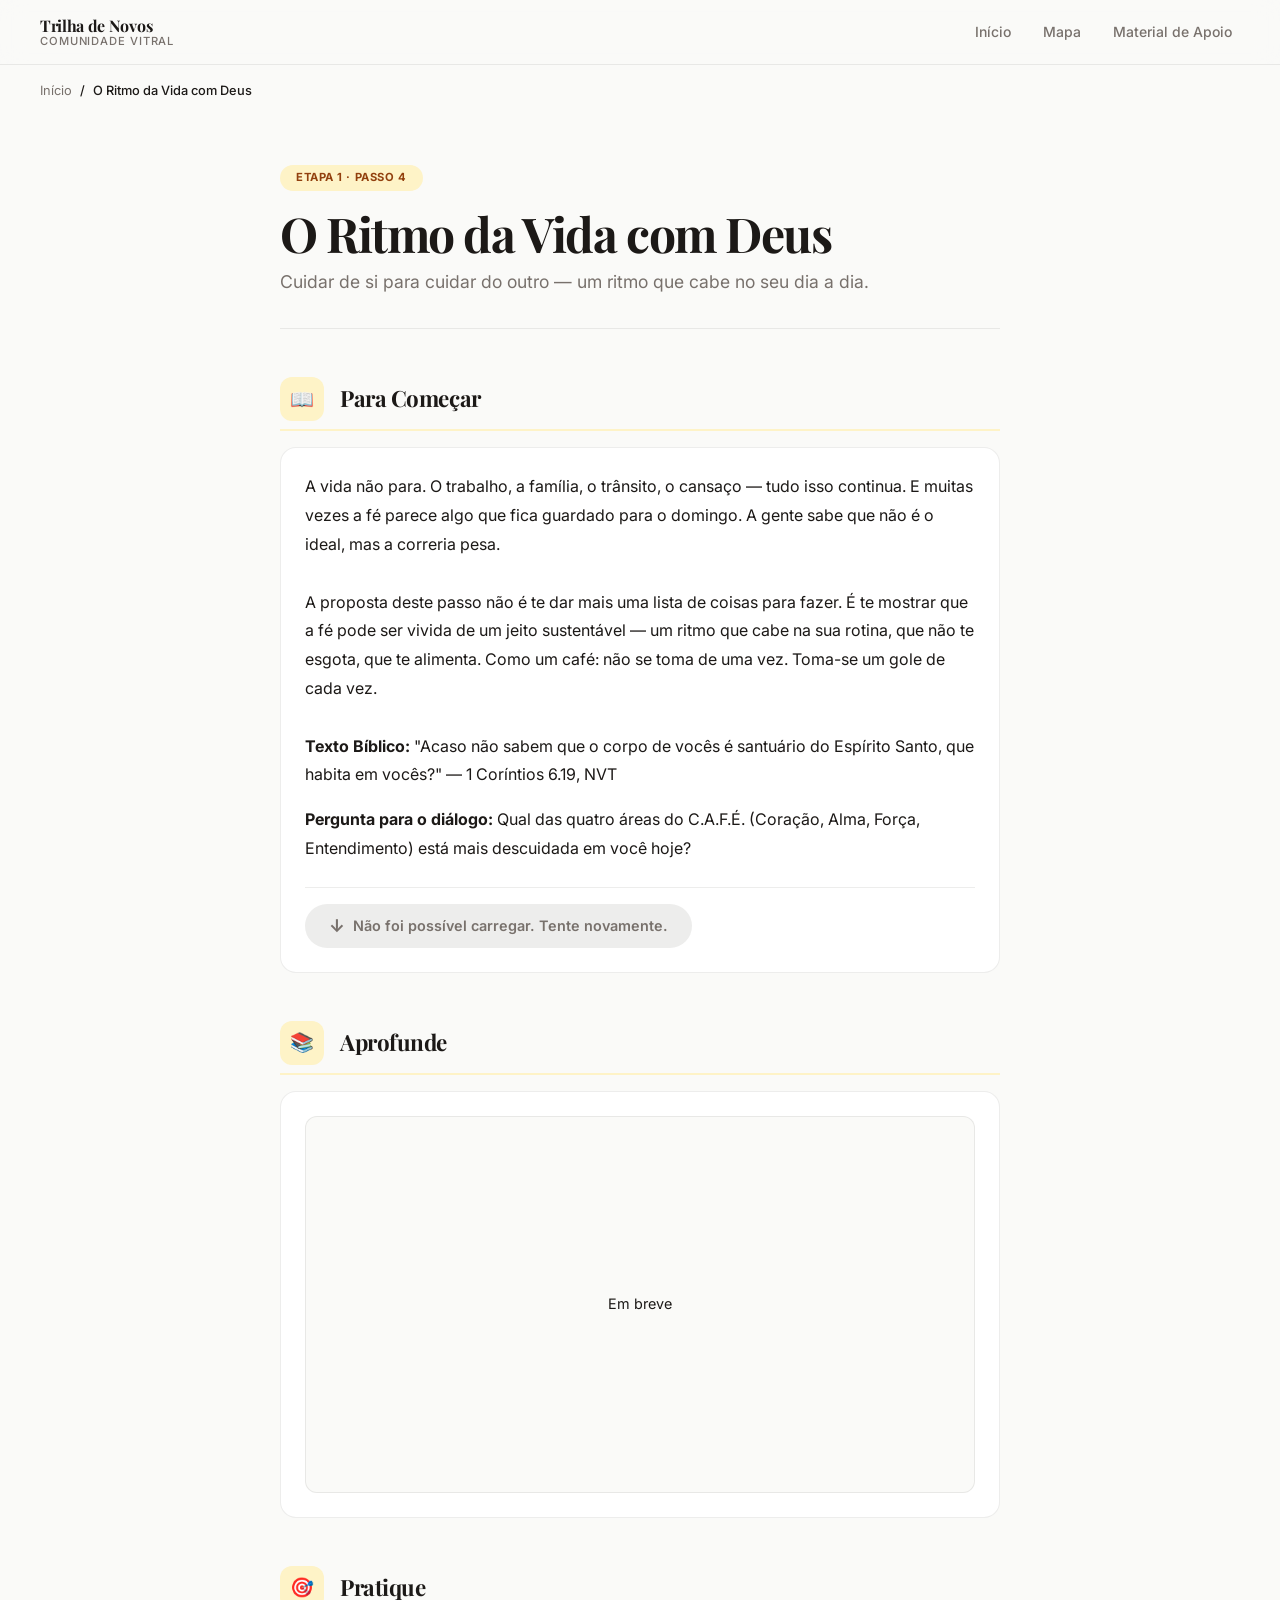
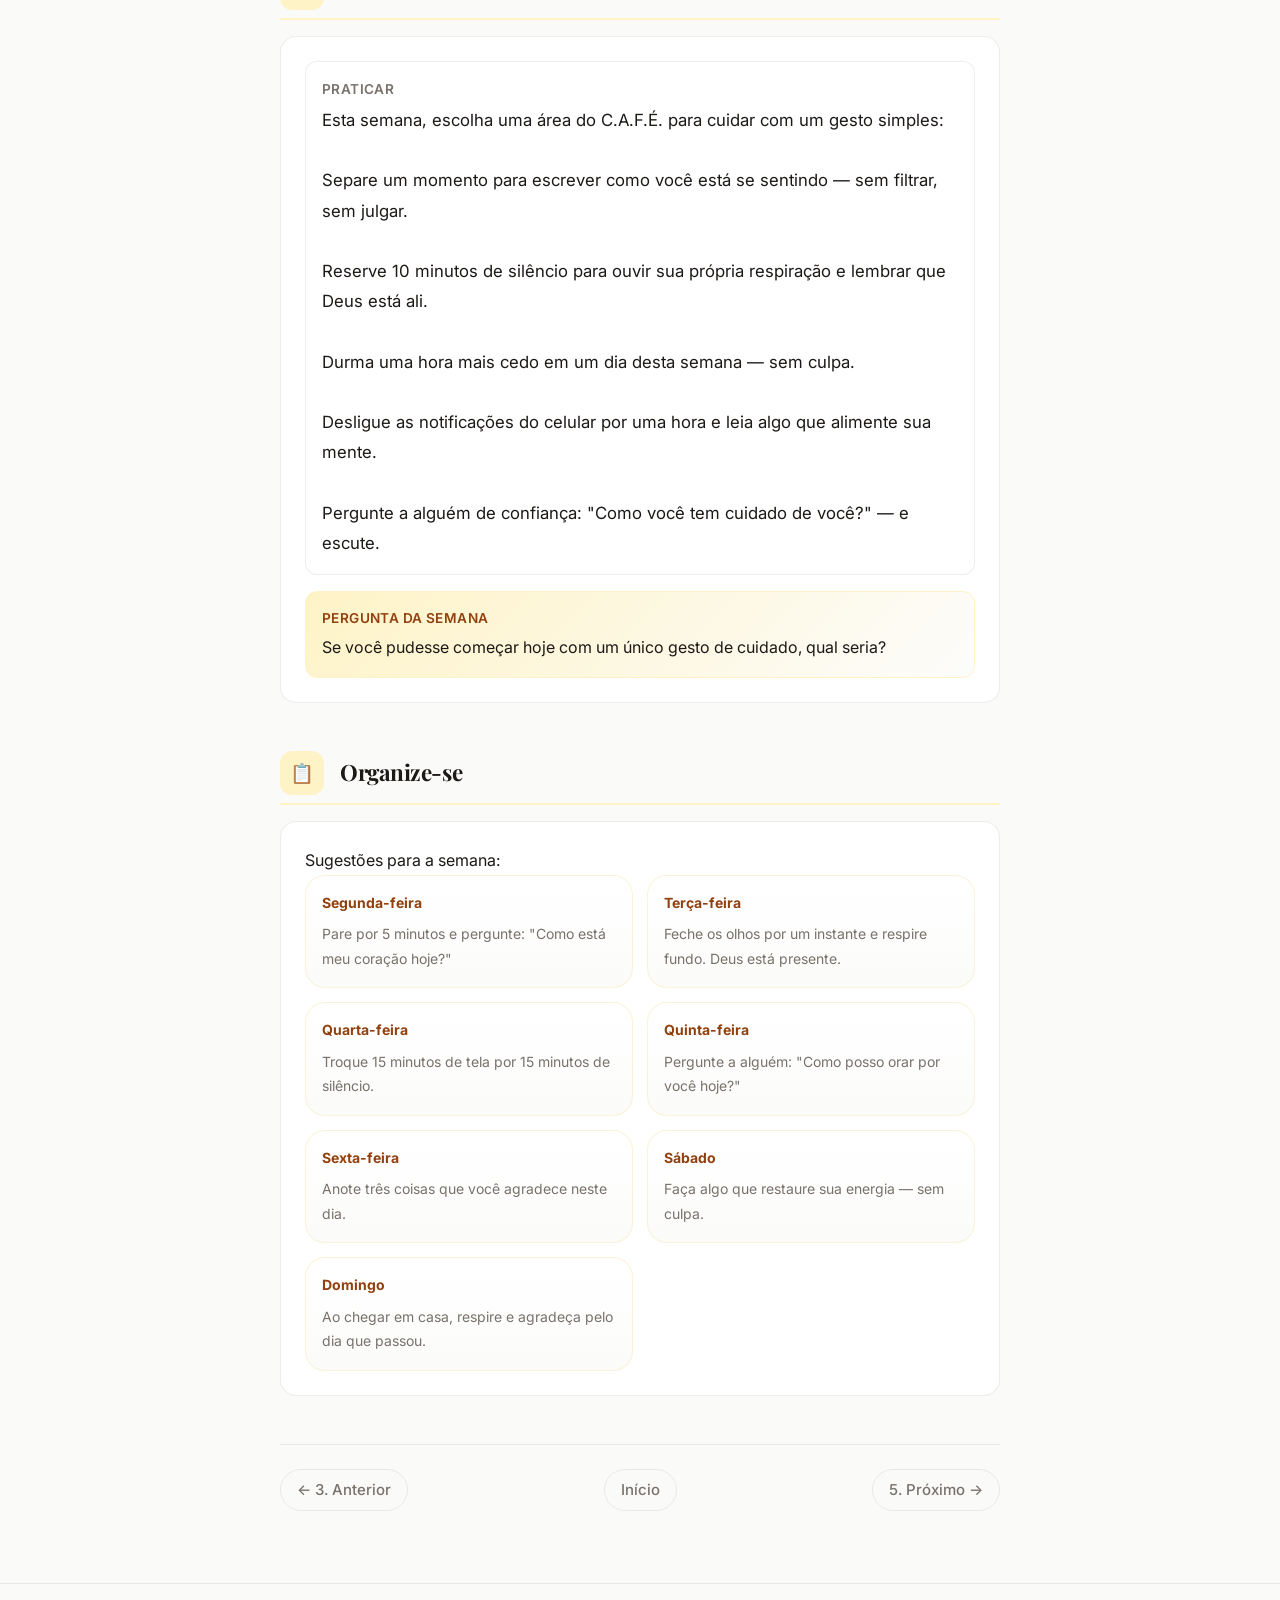
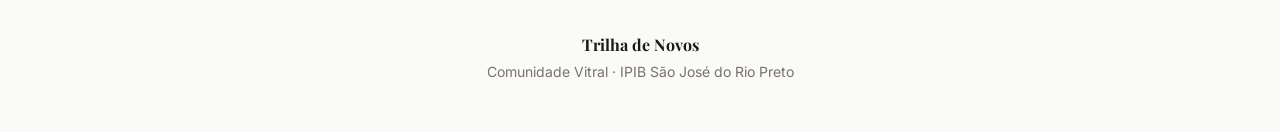
<file: passo-4.html>
<!DOCTYPE html>
<html lang="pt-BR" data-etapa="1">
<head>
  <meta charset="UTF-8" />
  <meta name="viewport" content="width=device-width, initial-scale=1.0" />
  <title>O Ritmo da Vida com Deus · Trilha de Novos</title>
  <meta name="description" content="A vida é corrida, e a fé muitas vezes fica guardada para o domingo. Neste encontro, vamos aprender ferramentas simples para viver a fé no dia a dia — o C.A.F.É. (cuidado integral) e o G.A.P.I.S. (oração que cabe no trânsito)." />
  <meta property="og:title" content="O Ritmo da Vida com Deus · Trilha de Novos" />
  <meta property="og:description" content="A vida é corrida, e a fé muitas vezes fica guardada para o domingo. Neste encontro, vamos aprender ferramentas simples para viver a fé no dia a dia — o C.A.F.É. (cuidado integral) e o G.A.P.I.S. (oração que cabe no trânsito)." />
  <meta property="og:type" content="website" />
  <meta property="og:url" content="https://ismaelmmachado.github.io/trilha_de_novos/passo-4.html" />
  <meta property="og:image" content="https://ismaelmmachado.github.io/trilha_de_novos/og-image.svg" />
  <meta name="twitter:card" content="summary" />
  <link rel="icon" href="favicon.svg" type="image/svg+xml" />
  <link rel="preconnect" href="https://fonts.googleapis.com" />
  <link rel="preconnect" href="https://fonts.gstatic.com" crossorigin />
  <link rel="stylesheet" href="https://fonts.googleapis.com/css2?family=Inter:wght@400;500;600;700&family=Playfair+Display:wght@500;600;700&display=swap" media="print" onload="this.media='all'" />
  <noscript><link rel="stylesheet" href="https://fonts.googleapis.com/css2?family=Inter:wght@400;500;600;700&family=Playfair+Display:wght@500;600;700&display=swap" /></noscript>
  <link rel="stylesheet" href="css/tokens.css?v=2.29.0" />
  <link rel="stylesheet" href="css/estilo.css?v=2.29.0" />
  <link rel="stylesheet" href="css/print.css?v=2.29.0" media="print" />
</head>
<body>
  <a class="skip-link" href="#main">Ir para o conteúdo</a>

  
<header class="site-header" role="banner">
  <div class="container header-inner">
    <a href="index.html" class="logo" aria-label="Trilha de Novos — Voltar ao início">
      Trilha de Novos
      <span>Comunidade Vitral</span>
    </a>
    <nav class="nav" role="navigation" aria-label="Navegação principal">
      <a href="index.html">Início</a>
      <a href="mapa.html">Mapa</a>
      <a href="material-de-apoio.html">Material de Apoio</a>
    </nav>
  </div>
</header>

<header class="mobile-header" role="banner">
  <nav class="mobile-nav" role="navigation" aria-label="Navegação principal">
    <a href="index.html">Início</a>
    <a href="mapa.html">Mapa</a>
    <a href="material-de-apoio.html">Material de Apoio</a>
  </nav>
</header>

  
<div class="container">
  <nav class="breadcrumb" aria-label="Breadcrumb">
    <a href="index.html">Início</a>
    <span class="breadcrumb-sep">/</span>
    <span>O Ritmo da Vida com Deus</span>
  </nav>
</div>

  <main id="main">
    
<div class="content-container">
  <div class="page-header">
    <div class="step-meta">
      <span class="etapa-badge">Etapa 1 · Passo 4</span>
    </div>
    <h1>O Ritmo da Vida com Deus</h1>
    <p class="step-subtitle">Cuidar de si para cuidar do outro — um ritmo que cabe no seu dia a dia.</p>
  </div>
</div>

    <div class="content-container" id="passo-container">
      
<div class="step-section">
  
<div class="step-section-header">
  <div class="section-icon">📖</div>
  <h2>Para Começar</h2>
</div>
  <div class="step-section-content">
    <p>A vida não para. O trabalho, a família, o trânsito, o cansaço — tudo isso continua. E muitas vezes a fé parece algo que fica guardado para o domingo. A gente sabe que não é o ideal, mas a correria pesa.<br><br>A proposta deste passo não é te dar mais uma lista de coisas para fazer. É te mostrar que a fé pode ser vivida de um jeito sustentável — um ritmo que cabe na sua rotina, que não te esgota, que te alimenta. Como um café: não se toma de uma vez. Toma-se um gole de cada vez.<br><br><strong>Texto Bíblico:</strong> "Acaso não sabem que o corpo de vocês é santuário do Espírito Santo, que habita em vocês?" — 1 Coríntios 6.19, NVT</p>
    <p><strong>Pergunta para o diálogo:</strong> Qual das quatro áreas do C.A.F.É. (Coração, Alma, Força, Entendimento) está mais descuidada em você hoje?</p>
    <div class="para-comecar-footer">
      <a href="#" class="download-btn apostila-btn" data-apostila-token="PASSO 4" aria-busy="true">
        <span class="download-icon">↓</span>
        <span class="download-label">Carregando apostila…</span>
      </a>
    </div>
  </div>
</div>

      

      

      
<div class="step-section">
  
<div class="step-section-header">
  <div class="section-icon">📚</div>
  <h2>Aprofunde</h2>
</div>
  <div class="step-section-content">
    <div class="ouca-placeholder"><p>Em breve</p></div>
  </div>
</div>

      
<div class="step-section">
  
<div class="step-section-header">
  <div class="section-icon">🎯</div>
  <h2>Pratique</h2>
</div>
  <div class="step-section-content">
    <div class="pratique-experimento">
      <strong class="pratique-label">Praticar</strong>
      <p>Esta semana, escolha uma área do C.A.F.É. para cuidar com um gesto simples:<br><br>Separe um momento para escrever como você está se sentindo — sem filtrar, sem julgar.<br><br>Reserve 10 minutos de silêncio para ouvir sua própria respiração e lembrar que Deus está ali.<br><br>Durma uma hora mais cedo em um dia desta semana — sem culpa.<br><br>Desligue as notificações do celular por uma hora e leia algo que alimente sua mente.<br><br>Pergunte a alguém de confiança: "Como você tem cuidado de você?" — e escute.</p>
    </div>
    <div class="pratique-pergunta">
      <strong>Pergunta da semana</strong>
      <p>Se você pudesse começar hoje com um único gesto de cuidado, qual seria?</p>
    </div>
  </div>
</div>

      
<div class="step-section">
  
<div class="step-section-header">
  <div class="section-icon">📋</div>
  <h2>Organize-se</h2>
</div>
  <div class="step-section-content">
    <p>Sugestões para a semana:</p>
    <div class="week-plan-grid">
      <div class="week-day-card">
        <strong>Segunda-feira</strong>
        <span>Pare por 5 minutos e pergunte: "Como está meu coração hoje?"</span>
      </div>
      <div class="week-day-card">
        <strong>Terça-feira</strong>
        <span>Feche os olhos por um instante e respire fundo. Deus está presente.</span>
      </div>
      <div class="week-day-card">
        <strong>Quarta-feira</strong>
        <span>Troque 15 minutos de tela por 15 minutos de silêncio.</span>
      </div>
      <div class="week-day-card">
        <strong>Quinta-feira</strong>
        <span>Pergunte a alguém: "Como posso orar por você hoje?"</span>
      </div>
      <div class="week-day-card">
        <strong>Sexta-feira</strong>
        <span>Anote três coisas que você agradece neste dia.</span>
      </div>
      <div class="week-day-card">
        <strong>Sábado</strong>
        <span>Faça algo que restaure sua energia — sem culpa.</span>
      </div>
      <div class="week-day-card">
        <strong>Domingo</strong>
        <span>Ao chegar em casa, respire e agradeça pelo dia que passou.</span>
      </div>
    </div>
  </div>
</div>

      
<div class="step-nav">
  <a href="passo-3.html" class="step-nav-link">← 3. Anterior</a>
  <a href="index.html" class="step-nav-link">Início</a>
  <a href="passo-5.html" class="step-nav-link">5. Próximo →</a>
</div>
    </div>
  </main>

  
<footer class="site-footer" role="contentinfo">
  <div class="container footer-inner">
    <strong>Trilha de Novos</strong>
    <p>Comunidade Vitral · IPIB São José do Rio Preto</p>
  </div>
</footer>

  <script src="scripts/apostilas.js"></script>
</body>
</html>
</file>
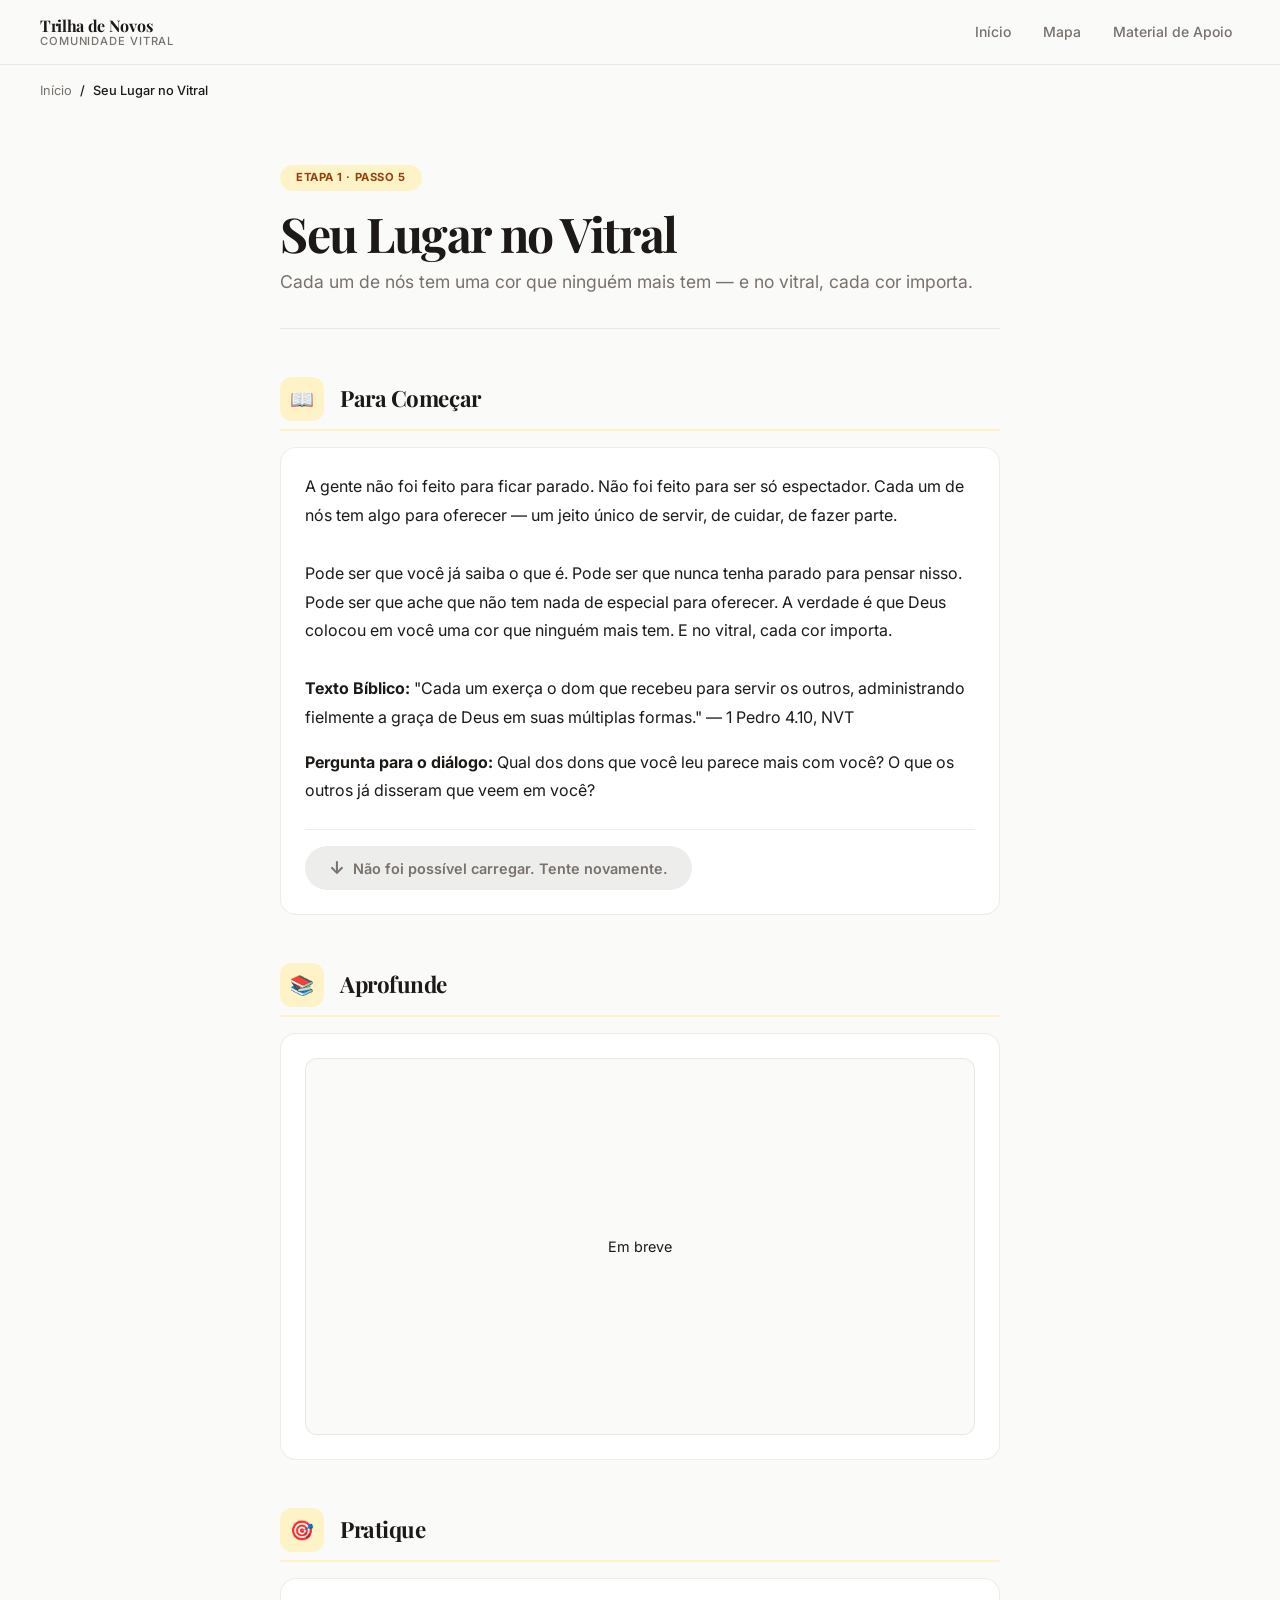
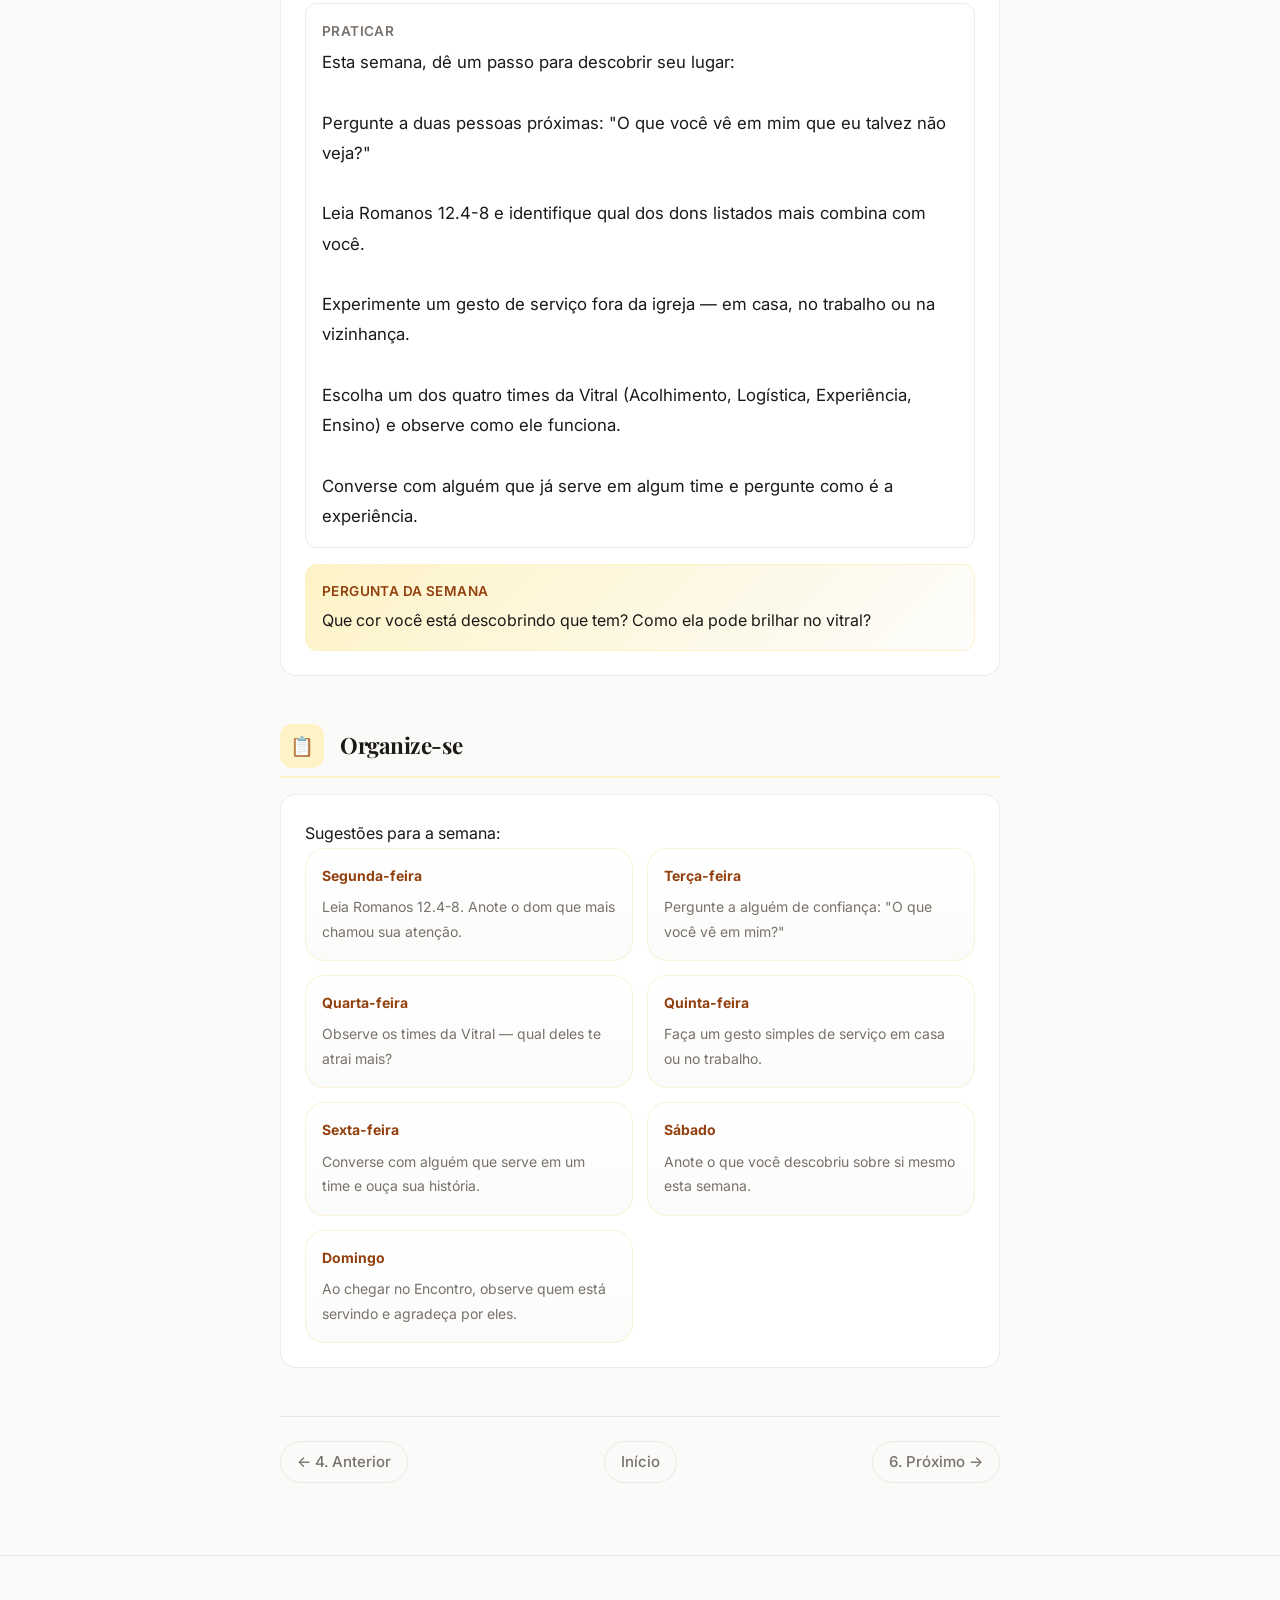
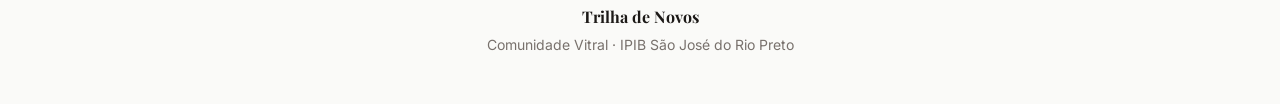
<file: passo-5.html>
<!DOCTYPE html>
<html lang="pt-BR" data-etapa="1">
<head>
  <meta charset="UTF-8" />
  <meta name="viewport" content="width=device-width, initial-scale=1.0" />
  <title>Seu Lugar no Vitral · Trilha de Novos</title>
  <meta name="description" content="Cada pessoa tem uma cor única no vitral. Neste encontro, vamos descobrir seus dons, seus limites e como você pode servir sem se perder. Afinal, servir não é sobre fazer tudo — é sobre fazer a sua parte, com alegria e no seu ritmo." />
  <meta property="og:title" content="Seu Lugar no Vitral · Trilha de Novos" />
  <meta property="og:description" content="Cada pessoa tem uma cor única no vitral. Neste encontro, vamos descobrir seus dons, seus limites e como você pode servir sem se perder. Afinal, servir não é sobre fazer tudo — é sobre fazer a sua parte, com alegria e no seu ritmo." />
  <meta property="og:type" content="website" />
  <meta property="og:url" content="https://ismaelmmachado.github.io/trilha_de_novos/passo-5.html" />
  <meta property="og:image" content="https://ismaelmmachado.github.io/trilha_de_novos/og-image.svg" />
  <meta name="twitter:card" content="summary" />
  <link rel="icon" href="favicon.svg" type="image/svg+xml" />
  <link rel="preconnect" href="https://fonts.googleapis.com" />
  <link rel="preconnect" href="https://fonts.gstatic.com" crossorigin />
  <link rel="stylesheet" href="https://fonts.googleapis.com/css2?family=Inter:wght@400;500;600;700&family=Playfair+Display:wght@500;600;700&display=swap" media="print" onload="this.media='all'" />
  <noscript><link rel="stylesheet" href="https://fonts.googleapis.com/css2?family=Inter:wght@400;500;600;700&family=Playfair+Display:wght@500;600;700&display=swap" /></noscript>
  <link rel="stylesheet" href="css/tokens.css?v=2.29.0" />
  <link rel="stylesheet" href="css/estilo.css?v=2.29.0" />
  <link rel="stylesheet" href="css/print.css?v=2.29.0" media="print" />
</head>
<body>
  <a class="skip-link" href="#main">Ir para o conteúdo</a>

  
<header class="site-header" role="banner">
  <div class="container header-inner">
    <a href="index.html" class="logo" aria-label="Trilha de Novos — Voltar ao início">
      Trilha de Novos
      <span>Comunidade Vitral</span>
    </a>
    <nav class="nav" role="navigation" aria-label="Navegação principal">
      <a href="index.html">Início</a>
      <a href="mapa.html">Mapa</a>
      <a href="material-de-apoio.html">Material de Apoio</a>
    </nav>
  </div>
</header>

<header class="mobile-header" role="banner">
  <nav class="mobile-nav" role="navigation" aria-label="Navegação principal">
    <a href="index.html">Início</a>
    <a href="mapa.html">Mapa</a>
    <a href="material-de-apoio.html">Material de Apoio</a>
  </nav>
</header>

  
<div class="container">
  <nav class="breadcrumb" aria-label="Breadcrumb">
    <a href="index.html">Início</a>
    <span class="breadcrumb-sep">/</span>
    <span>Seu Lugar no Vitral</span>
  </nav>
</div>

  <main id="main">
    
<div class="content-container">
  <div class="page-header">
    <div class="step-meta">
      <span class="etapa-badge">Etapa 1 · Passo 5</span>
    </div>
    <h1>Seu Lugar no Vitral</h1>
    <p class="step-subtitle">Cada um de nós tem uma cor que ninguém mais tem — e no vitral, cada cor importa.</p>
  </div>
</div>

    <div class="content-container" id="passo-container">
      
<div class="step-section">
  
<div class="step-section-header">
  <div class="section-icon">📖</div>
  <h2>Para Começar</h2>
</div>
  <div class="step-section-content">
    <p>A gente não foi feito para ficar parado. Não foi feito para ser só espectador. Cada um de nós tem algo para oferecer — um jeito único de servir, de cuidar, de fazer parte.<br><br>Pode ser que você já saiba o que é. Pode ser que nunca tenha parado para pensar nisso. Pode ser que ache que não tem nada de especial para oferecer. A verdade é que Deus colocou em você uma cor que ninguém mais tem. E no vitral, cada cor importa.<br><br><strong>Texto Bíblico:</strong> "Cada um exerça o dom que recebeu para servir os outros, administrando fielmente a graça de Deus em suas múltiplas formas." — 1 Pedro 4.10, NVT</p>
    <p><strong>Pergunta para o diálogo:</strong> Qual dos dons que você leu parece mais com você? O que os outros já disseram que veem em você?</p>
    <div class="para-comecar-footer">
      <a href="#" class="download-btn apostila-btn" data-apostila-token="PASSO 5" aria-busy="true">
        <span class="download-icon">↓</span>
        <span class="download-label">Carregando apostila…</span>
      </a>
    </div>
  </div>
</div>

      

      

      
<div class="step-section">
  
<div class="step-section-header">
  <div class="section-icon">📚</div>
  <h2>Aprofunde</h2>
</div>
  <div class="step-section-content">
    <div class="ouca-placeholder"><p>Em breve</p></div>
  </div>
</div>

      
<div class="step-section">
  
<div class="step-section-header">
  <div class="section-icon">🎯</div>
  <h2>Pratique</h2>
</div>
  <div class="step-section-content">
    <div class="pratique-experimento">
      <strong class="pratique-label">Praticar</strong>
      <p>Esta semana, dê um passo para descobrir seu lugar:<br><br>Pergunte a duas pessoas próximas: "O que você vê em mim que eu talvez não veja?"<br><br>Leia Romanos 12.4-8 e identifique qual dos dons listados mais combina com você.<br><br>Experimente um gesto de serviço fora da igreja — em casa, no trabalho ou na vizinhança.<br><br>Escolha um dos quatro times da Vitral (Acolhimento, Logística, Experiência, Ensino) e observe como ele funciona.<br><br>Converse com alguém que já serve em algum time e pergunte como é a experiência.</p>
    </div>
    <div class="pratique-pergunta">
      <strong>Pergunta da semana</strong>
      <p>Que cor você está descobrindo que tem? Como ela pode brilhar no vitral?</p>
    </div>
  </div>
</div>

      
<div class="step-section">
  
<div class="step-section-header">
  <div class="section-icon">📋</div>
  <h2>Organize-se</h2>
</div>
  <div class="step-section-content">
    <p>Sugestões para a semana:</p>
    <div class="week-plan-grid">
      <div class="week-day-card">
        <strong>Segunda-feira</strong>
        <span>Leia Romanos 12.4-8. Anote o dom que mais chamou sua atenção.</span>
      </div>
      <div class="week-day-card">
        <strong>Terça-feira</strong>
        <span>Pergunte a alguém de confiança: "O que você vê em mim?"</span>
      </div>
      <div class="week-day-card">
        <strong>Quarta-feira</strong>
        <span>Observe os times da Vitral — qual deles te atrai mais?</span>
      </div>
      <div class="week-day-card">
        <strong>Quinta-feira</strong>
        <span>Faça um gesto simples de serviço em casa ou no trabalho.</span>
      </div>
      <div class="week-day-card">
        <strong>Sexta-feira</strong>
        <span>Converse com alguém que serve em um time e ouça sua história.</span>
      </div>
      <div class="week-day-card">
        <strong>Sábado</strong>
        <span>Anote o que você descobriu sobre si mesmo esta semana.</span>
      </div>
      <div class="week-day-card">
        <strong>Domingo</strong>
        <span>Ao chegar no Encontro, observe quem está servindo e agradeça por eles.</span>
      </div>
    </div>
  </div>
</div>

      
<div class="step-nav">
  <a href="passo-4.html" class="step-nav-link">← 4. Anterior</a>
  <a href="index.html" class="step-nav-link">Início</a>
  <a href="passo-6.html" class="step-nav-link">6. Próximo →</a>
</div>
    </div>
  </main>

  
<footer class="site-footer" role="contentinfo">
  <div class="container footer-inner">
    <strong>Trilha de Novos</strong>
    <p>Comunidade Vitral · IPIB São José do Rio Preto</p>
  </div>
</footer>

  <script src="scripts/apostilas.js"></script>
</body>
</html>
</file>
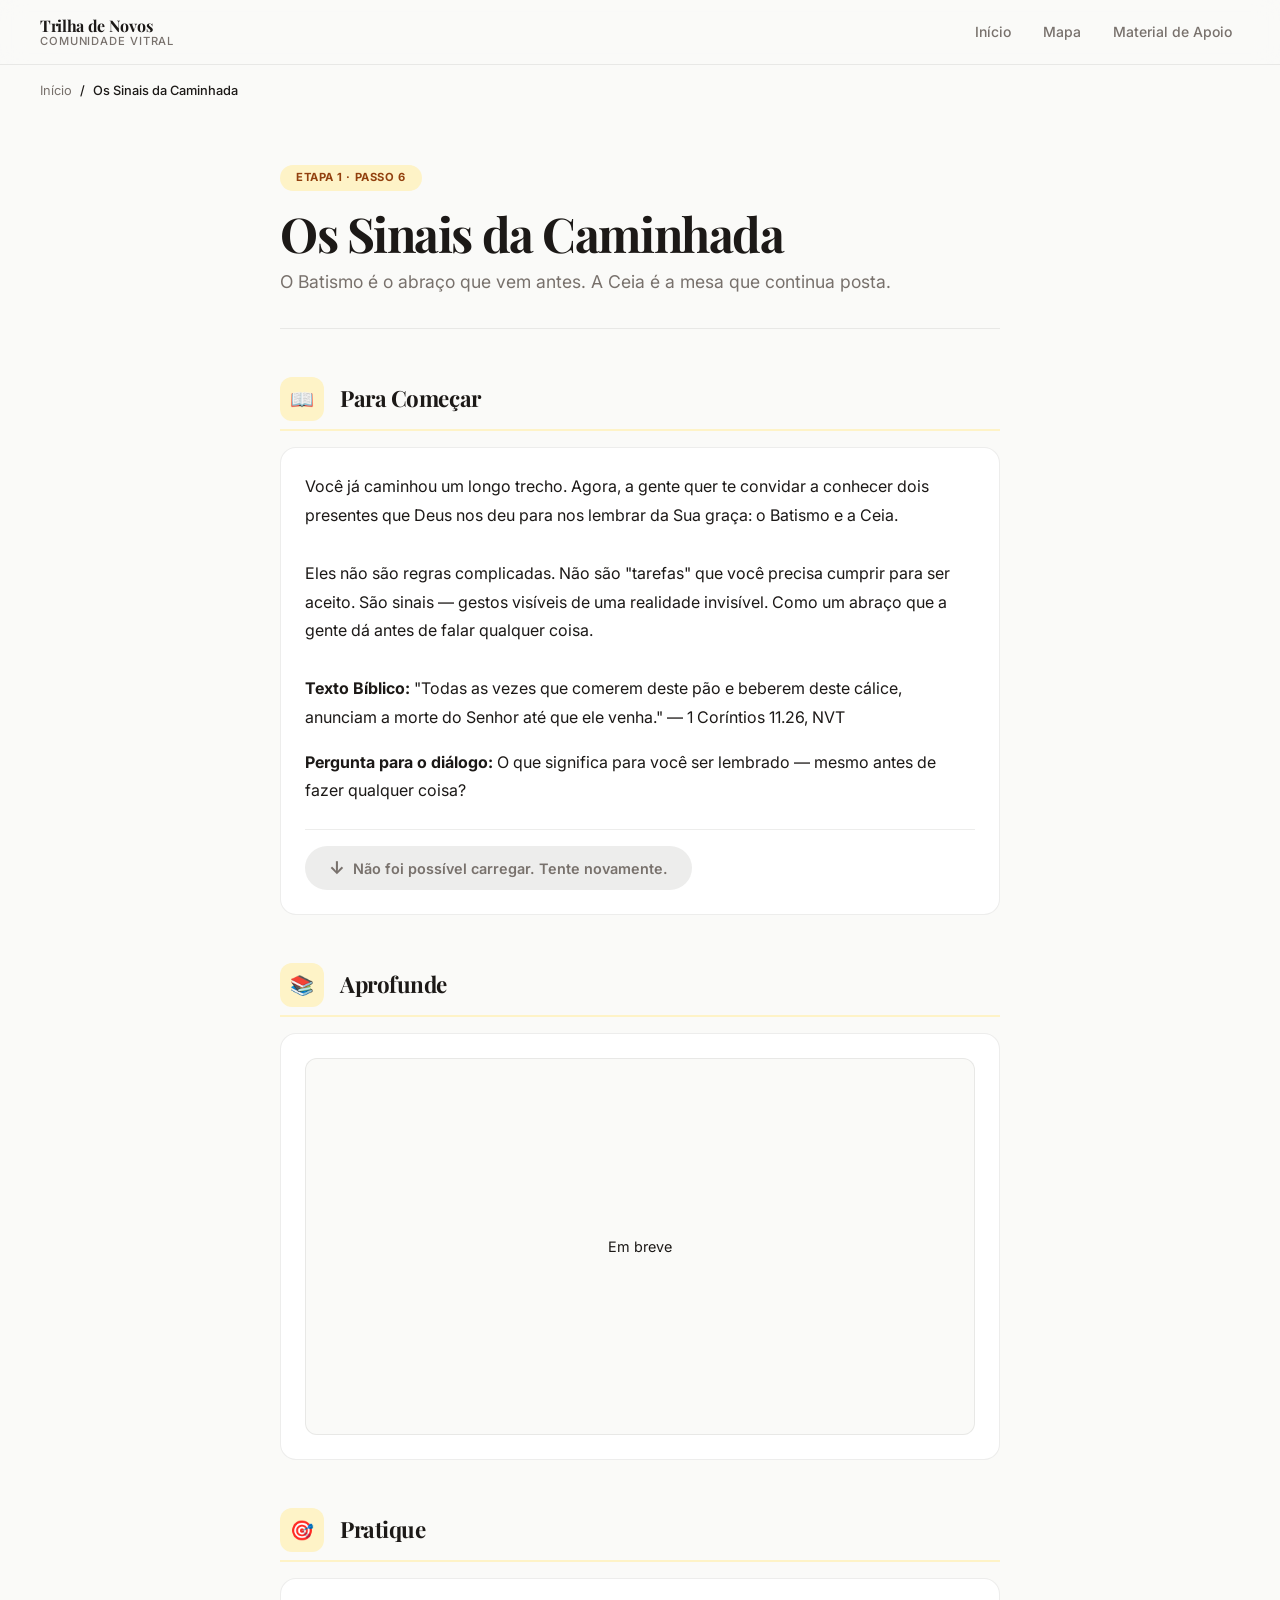
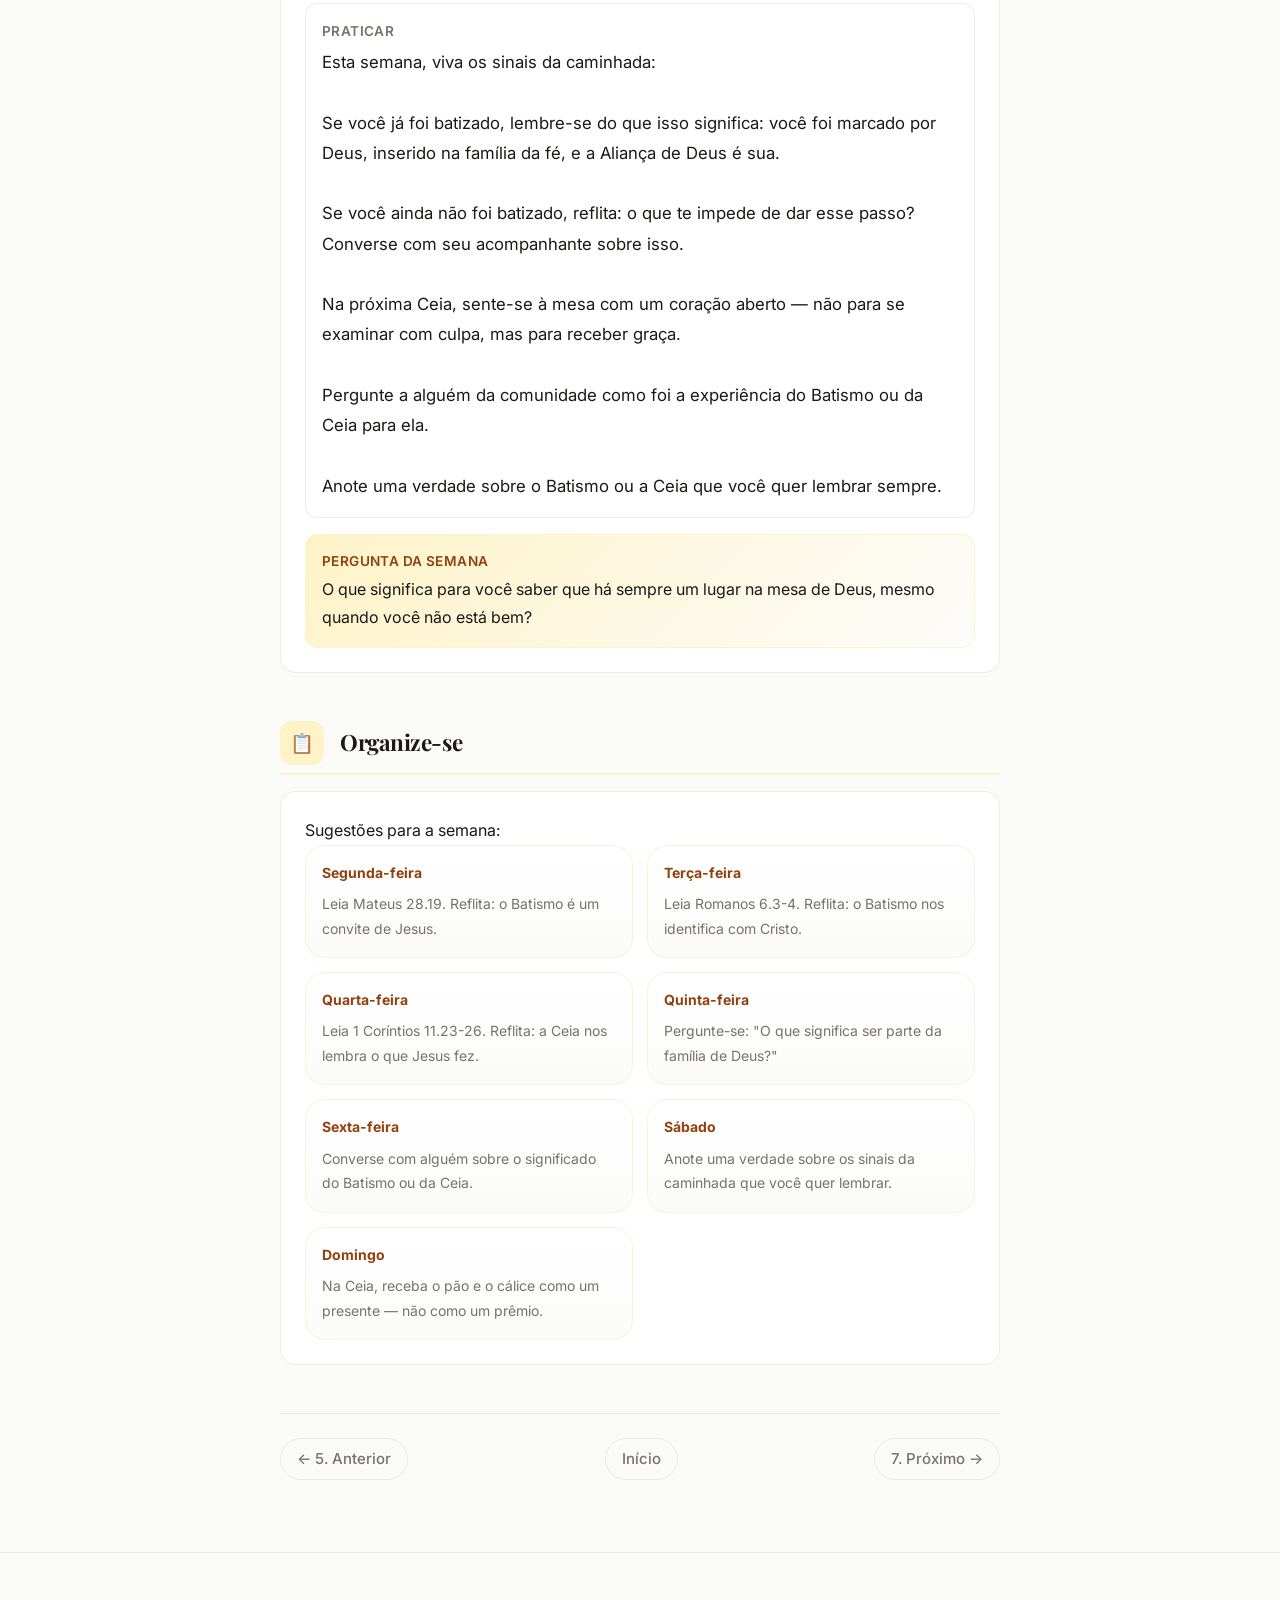
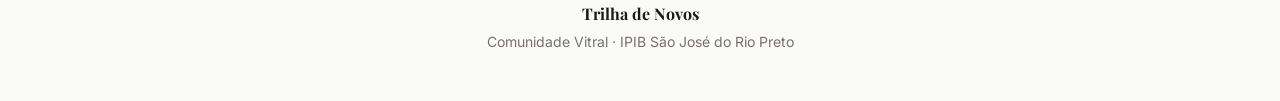
<file: passo-6.html>
<!DOCTYPE html>
<html lang="pt-BR" data-etapa="1">
<head>
  <meta charset="UTF-8" />
  <meta name="viewport" content="width=device-width, initial-scale=1.0" />
  <title>Os Sinais da Caminhada · Trilha de Novos</title>
  <meta name="description" content="Batismo e Ceia não são regras complicadas — são presentes. São sinais visíveis de uma realidade invisível. O Batismo é o abraço de Deus antes do pedido. A Ceia é a mesa que continua posta, sempre aberta para quem tem fome de graça." />
  <meta property="og:title" content="Os Sinais da Caminhada · Trilha de Novos" />
  <meta property="og:description" content="Batismo e Ceia não são regras complicadas — são presentes. São sinais visíveis de uma realidade invisível. O Batismo é o abraço de Deus antes do pedido. A Ceia é a mesa que continua posta, sempre aberta para quem tem fome de graça." />
  <meta property="og:type" content="website" />
  <meta property="og:url" content="https://ismaelmmachado.github.io/trilha_de_novos/passo-6.html" />
  <meta property="og:image" content="https://ismaelmmachado.github.io/trilha_de_novos/og-image.svg" />
  <meta name="twitter:card" content="summary" />
  <link rel="icon" href="favicon.svg" type="image/svg+xml" />
  <link rel="preconnect" href="https://fonts.googleapis.com" />
  <link rel="preconnect" href="https://fonts.gstatic.com" crossorigin />
  <link rel="stylesheet" href="https://fonts.googleapis.com/css2?family=Inter:wght@400;500;600;700&family=Playfair+Display:wght@500;600;700&display=swap" media="print" onload="this.media='all'" />
  <noscript><link rel="stylesheet" href="https://fonts.googleapis.com/css2?family=Inter:wght@400;500;600;700&family=Playfair+Display:wght@500;600;700&display=swap" /></noscript>
  <link rel="stylesheet" href="css/tokens.css?v=2.29.0" />
  <link rel="stylesheet" href="css/estilo.css?v=2.29.0" />
  <link rel="stylesheet" href="css/print.css?v=2.29.0" media="print" />
</head>
<body>
  <a class="skip-link" href="#main">Ir para o conteúdo</a>

  
<header class="site-header" role="banner">
  <div class="container header-inner">
    <a href="index.html" class="logo" aria-label="Trilha de Novos — Voltar ao início">
      Trilha de Novos
      <span>Comunidade Vitral</span>
    </a>
    <nav class="nav" role="navigation" aria-label="Navegação principal">
      <a href="index.html">Início</a>
      <a href="mapa.html">Mapa</a>
      <a href="material-de-apoio.html">Material de Apoio</a>
    </nav>
  </div>
</header>

<header class="mobile-header" role="banner">
  <nav class="mobile-nav" role="navigation" aria-label="Navegação principal">
    <a href="index.html">Início</a>
    <a href="mapa.html">Mapa</a>
    <a href="material-de-apoio.html">Material de Apoio</a>
  </nav>
</header>

  
<div class="container">
  <nav class="breadcrumb" aria-label="Breadcrumb">
    <a href="index.html">Início</a>
    <span class="breadcrumb-sep">/</span>
    <span>Os Sinais da Caminhada</span>
  </nav>
</div>

  <main id="main">
    
<div class="content-container">
  <div class="page-header">
    <div class="step-meta">
      <span class="etapa-badge">Etapa 1 · Passo 6</span>
    </div>
    <h1>Os Sinais da Caminhada</h1>
    <p class="step-subtitle">O Batismo é o abraço que vem antes. A Ceia é a mesa que continua posta.</p>
  </div>
</div>

    <div class="content-container" id="passo-container">
      
<div class="step-section">
  
<div class="step-section-header">
  <div class="section-icon">📖</div>
  <h2>Para Começar</h2>
</div>
  <div class="step-section-content">
    <p>Você já caminhou um longo trecho. Agora, a gente quer te convidar a conhecer dois presentes que Deus nos deu para nos lembrar da Sua graça: o Batismo e a Ceia.<br><br>Eles não são regras complicadas. Não são "tarefas" que você precisa cumprir para ser aceito. São sinais — gestos visíveis de uma realidade invisível. Como um abraço que a gente dá antes de falar qualquer coisa.<br><br><strong>Texto Bíblico:</strong> "Todas as vezes que comerem deste pão e beberem deste cálice, anunciam a morte do Senhor até que ele venha." — 1 Coríntios 11.26, NVT</p>
    <p><strong>Pergunta para o diálogo:</strong> O que significa para você ser lembrado — mesmo antes de fazer qualquer coisa?</p>
    <div class="para-comecar-footer">
      <a href="#" class="download-btn apostila-btn" data-apostila-token="PASSO 6" aria-busy="true">
        <span class="download-icon">↓</span>
        <span class="download-label">Carregando apostila…</span>
      </a>
    </div>
  </div>
</div>

      

      

      
<div class="step-section">
  
<div class="step-section-header">
  <div class="section-icon">📚</div>
  <h2>Aprofunde</h2>
</div>
  <div class="step-section-content">
    <div class="ouca-placeholder"><p>Em breve</p></div>
  </div>
</div>

      
<div class="step-section">
  
<div class="step-section-header">
  <div class="section-icon">🎯</div>
  <h2>Pratique</h2>
</div>
  <div class="step-section-content">
    <div class="pratique-experimento">
      <strong class="pratique-label">Praticar</strong>
      <p>Esta semana, viva os sinais da caminhada:<br><br>Se você já foi batizado, lembre-se do que isso significa: você foi marcado por Deus, inserido na família da fé, e a Aliança de Deus é sua.<br><br>Se você ainda não foi batizado, reflita: o que te impede de dar esse passo? Converse com seu acompanhante sobre isso.<br><br>Na próxima Ceia, sente-se à mesa com um coração aberto — não para se examinar com culpa, mas para receber graça.<br><br>Pergunte a alguém da comunidade como foi a experiência do Batismo ou da Ceia para ela.<br><br>Anote uma verdade sobre o Batismo ou a Ceia que você quer lembrar sempre.</p>
    </div>
    <div class="pratique-pergunta">
      <strong>Pergunta da semana</strong>
      <p>O que significa para você saber que há sempre um lugar na mesa de Deus, mesmo quando você não está bem?</p>
    </div>
  </div>
</div>

      
<div class="step-section">
  
<div class="step-section-header">
  <div class="section-icon">📋</div>
  <h2>Organize-se</h2>
</div>
  <div class="step-section-content">
    <p>Sugestões para a semana:</p>
    <div class="week-plan-grid">
      <div class="week-day-card">
        <strong>Segunda-feira</strong>
        <span>Leia Mateus 28.19. Reflita: o Batismo é um convite de Jesus.</span>
      </div>
      <div class="week-day-card">
        <strong>Terça-feira</strong>
        <span>Leia Romanos 6.3-4. Reflita: o Batismo nos identifica com Cristo.</span>
      </div>
      <div class="week-day-card">
        <strong>Quarta-feira</strong>
        <span>Leia 1 Coríntios 11.23-26. Reflita: a Ceia nos lembra o que Jesus fez.</span>
      </div>
      <div class="week-day-card">
        <strong>Quinta-feira</strong>
        <span>Pergunte-se: "O que significa ser parte da família de Deus?"</span>
      </div>
      <div class="week-day-card">
        <strong>Sexta-feira</strong>
        <span>Converse com alguém sobre o significado do Batismo ou da Ceia.</span>
      </div>
      <div class="week-day-card">
        <strong>Sábado</strong>
        <span>Anote uma verdade sobre os sinais da caminhada que você quer lembrar.</span>
      </div>
      <div class="week-day-card">
        <strong>Domingo</strong>
        <span>Na Ceia, receba o pão e o cálice como um presente — não como um prêmio.</span>
      </div>
    </div>
  </div>
</div>

      
<div class="step-nav">
  <a href="passo-5.html" class="step-nav-link">← 5. Anterior</a>
  <a href="index.html" class="step-nav-link">Início</a>
  <a href="passo-7.html" class="step-nav-link">7. Próximo →</a>
</div>
    </div>
  </main>

  
<footer class="site-footer" role="contentinfo">
  <div class="container footer-inner">
    <strong>Trilha de Novos</strong>
    <p>Comunidade Vitral · IPIB São José do Rio Preto</p>
  </div>
</footer>

  <script src="scripts/apostilas.js"></script>
</body>
</html>
</file>
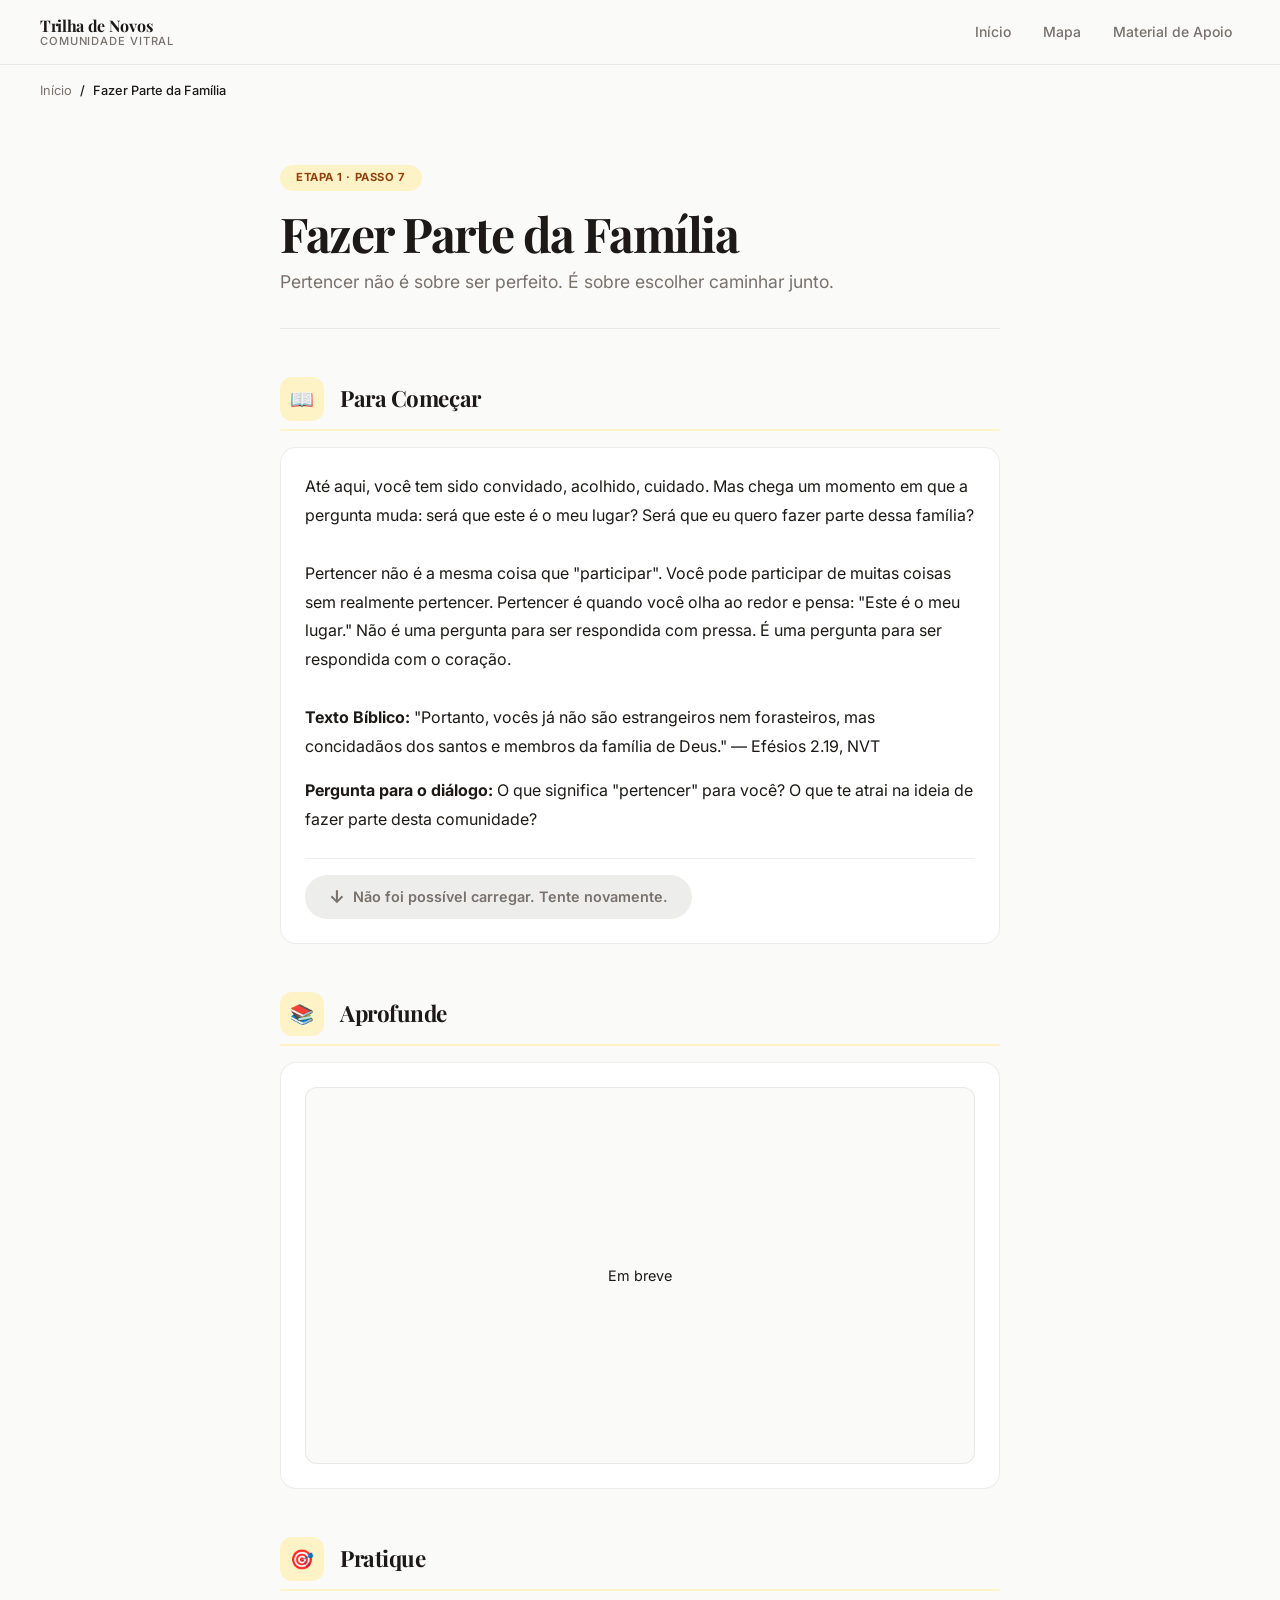
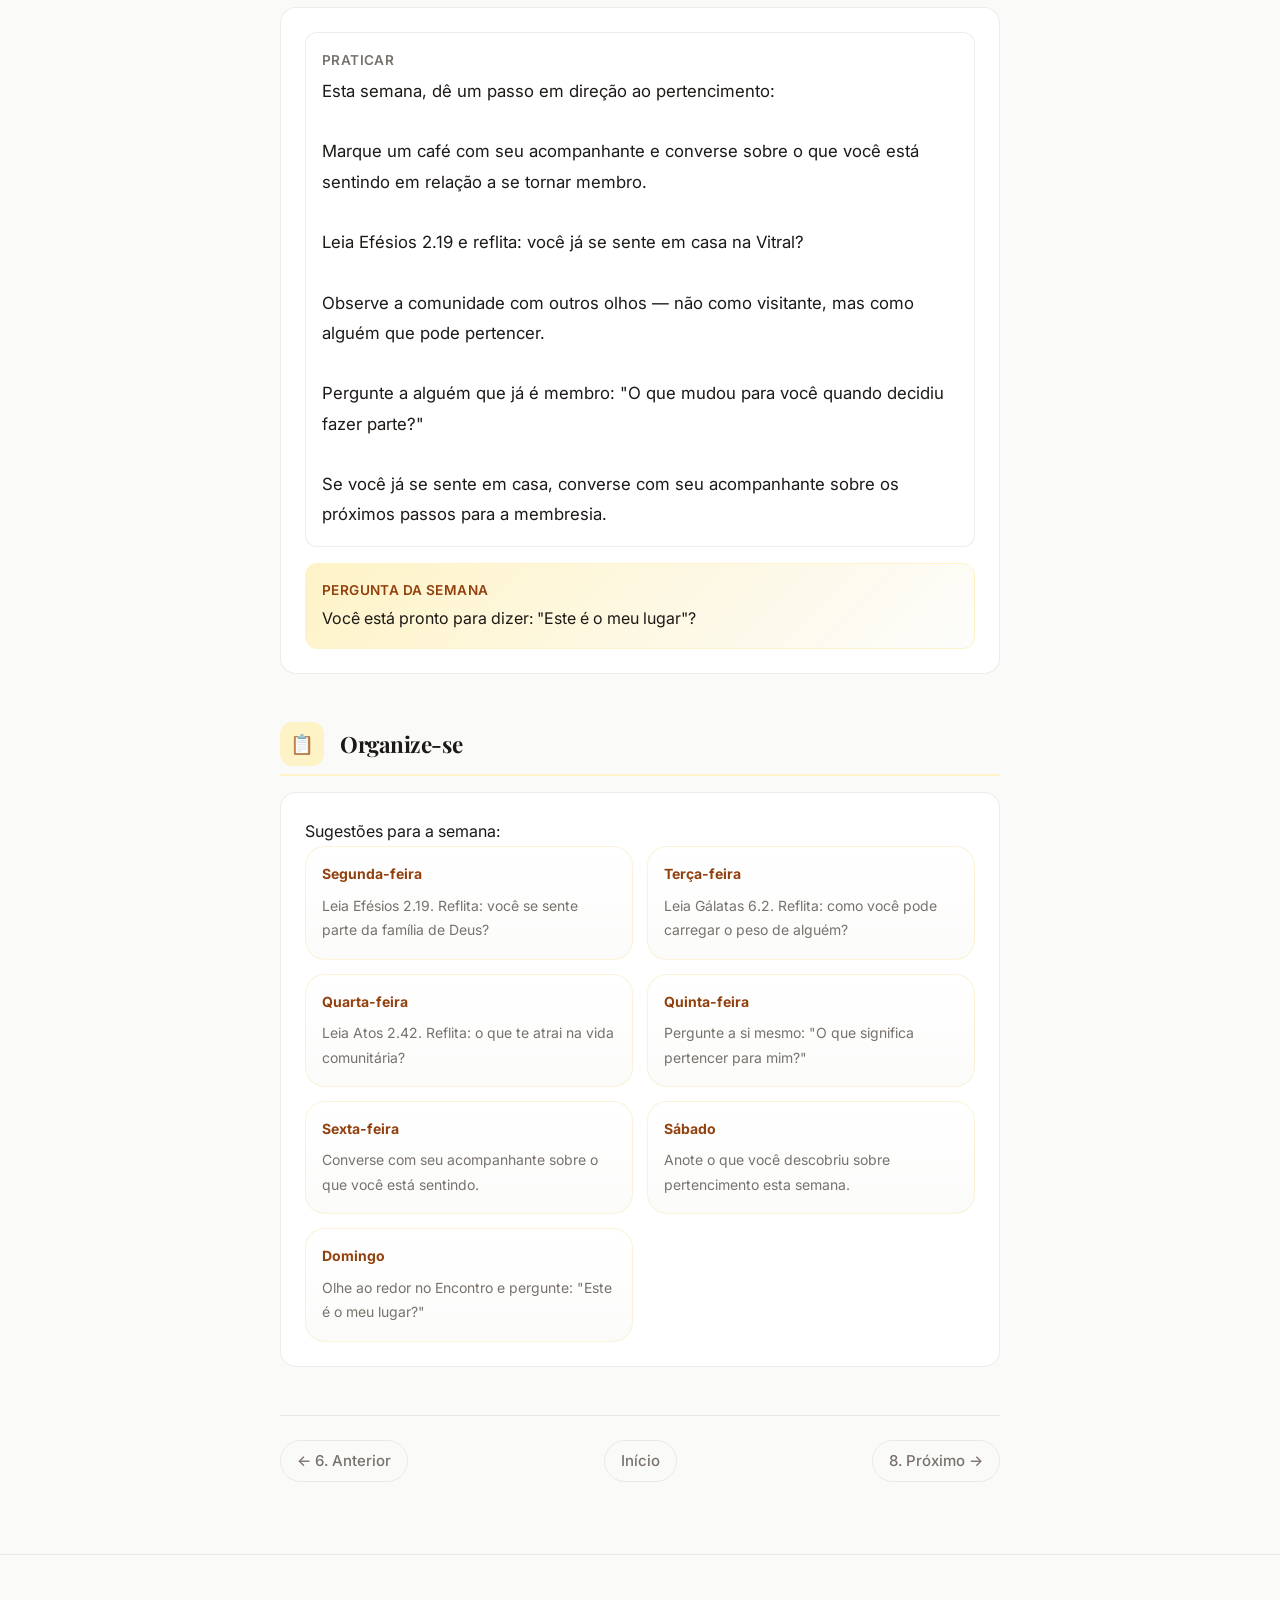
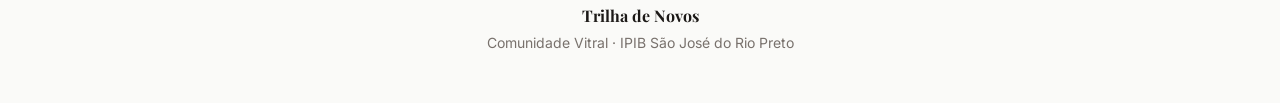
<file: passo-7.html>
<!DOCTYPE html>
<html lang="pt-BR" data-etapa="1">
<head>
  <meta charset="UTF-8" />
  <meta name="viewport" content="width=device-width, initial-scale=1.0" />
  <title>Fazer Parte da Família · Trilha de Novos</title>
  <meta name="description" content="Chega um momento em que a pergunta muda: 'Será que este é o meu lugar?' Pertencer não é só participar — é escolher caminhar junto. Neste encontro, vamos refletir sobre o que significa fazer parte da família Vitral." />
  <meta property="og:title" content="Fazer Parte da Família · Trilha de Novos" />
  <meta property="og:description" content="Chega um momento em que a pergunta muda: 'Será que este é o meu lugar?' Pertencer não é só participar — é escolher caminhar junto. Neste encontro, vamos refletir sobre o que significa fazer parte da família Vitral." />
  <meta property="og:type" content="website" />
  <meta property="og:url" content="https://ismaelmmachado.github.io/trilha_de_novos/passo-7.html" />
  <meta property="og:image" content="https://ismaelmmachado.github.io/trilha_de_novos/og-image.svg" />
  <meta name="twitter:card" content="summary" />
  <link rel="icon" href="favicon.svg" type="image/svg+xml" />
  <link rel="preconnect" href="https://fonts.googleapis.com" />
  <link rel="preconnect" href="https://fonts.gstatic.com" crossorigin />
  <link rel="stylesheet" href="https://fonts.googleapis.com/css2?family=Inter:wght@400;500;600;700&family=Playfair+Display:wght@500;600;700&display=swap" media="print" onload="this.media='all'" />
  <noscript><link rel="stylesheet" href="https://fonts.googleapis.com/css2?family=Inter:wght@400;500;600;700&family=Playfair+Display:wght@500;600;700&display=swap" /></noscript>
  <link rel="stylesheet" href="css/tokens.css?v=2.29.0" />
  <link rel="stylesheet" href="css/estilo.css?v=2.29.0" />
  <link rel="stylesheet" href="css/print.css?v=2.29.0" media="print" />
</head>
<body>
  <a class="skip-link" href="#main">Ir para o conteúdo</a>

  
<header class="site-header" role="banner">
  <div class="container header-inner">
    <a href="index.html" class="logo" aria-label="Trilha de Novos — Voltar ao início">
      Trilha de Novos
      <span>Comunidade Vitral</span>
    </a>
    <nav class="nav" role="navigation" aria-label="Navegação principal">
      <a href="index.html">Início</a>
      <a href="mapa.html">Mapa</a>
      <a href="material-de-apoio.html">Material de Apoio</a>
    </nav>
  </div>
</header>

<header class="mobile-header" role="banner">
  <nav class="mobile-nav" role="navigation" aria-label="Navegação principal">
    <a href="index.html">Início</a>
    <a href="mapa.html">Mapa</a>
    <a href="material-de-apoio.html">Material de Apoio</a>
  </nav>
</header>

  
<div class="container">
  <nav class="breadcrumb" aria-label="Breadcrumb">
    <a href="index.html">Início</a>
    <span class="breadcrumb-sep">/</span>
    <span>Fazer Parte da Família</span>
  </nav>
</div>

  <main id="main">
    
<div class="content-container">
  <div class="page-header">
    <div class="step-meta">
      <span class="etapa-badge">Etapa 1 · Passo 7</span>
    </div>
    <h1>Fazer Parte da Família</h1>
    <p class="step-subtitle">Pertencer não é sobre ser perfeito. É sobre escolher caminhar junto.</p>
  </div>
</div>

    <div class="content-container" id="passo-container">
      
<div class="step-section">
  
<div class="step-section-header">
  <div class="section-icon">📖</div>
  <h2>Para Começar</h2>
</div>
  <div class="step-section-content">
    <p>Até aqui, você tem sido convidado, acolhido, cuidado. Mas chega um momento em que a pergunta muda: será que este é o meu lugar? Será que eu quero fazer parte dessa família?<br><br>Pertencer não é a mesma coisa que "participar". Você pode participar de muitas coisas sem realmente pertencer. Pertencer é quando você olha ao redor e pensa: "Este é o meu lugar." Não é uma pergunta para ser respondida com pressa. É uma pergunta para ser respondida com o coração.<br><br><strong>Texto Bíblico:</strong> "Portanto, vocês já não são estrangeiros nem forasteiros, mas concidadãos dos santos e membros da família de Deus." — Efésios 2.19, NVT</p>
    <p><strong>Pergunta para o diálogo:</strong> O que significa "pertencer" para você? O que te atrai na ideia de fazer parte desta comunidade?</p>
    <div class="para-comecar-footer">
      <a href="#" class="download-btn apostila-btn" data-apostila-token="PASSO 7" aria-busy="true">
        <span class="download-icon">↓</span>
        <span class="download-label">Carregando apostila…</span>
      </a>
    </div>
  </div>
</div>

      

      

      
<div class="step-section">
  
<div class="step-section-header">
  <div class="section-icon">📚</div>
  <h2>Aprofunde</h2>
</div>
  <div class="step-section-content">
    <div class="ouca-placeholder"><p>Em breve</p></div>
  </div>
</div>

      
<div class="step-section">
  
<div class="step-section-header">
  <div class="section-icon">🎯</div>
  <h2>Pratique</h2>
</div>
  <div class="step-section-content">
    <div class="pratique-experimento">
      <strong class="pratique-label">Praticar</strong>
      <p>Esta semana, dê um passo em direção ao pertencimento:<br><br>Marque um café com seu acompanhante e converse sobre o que você está sentindo em relação a se tornar membro.<br><br>Leia Efésios 2.19 e reflita: você já se sente em casa na Vitral?<br><br>Observe a comunidade com outros olhos — não como visitante, mas como alguém que pode pertencer.<br><br>Pergunte a alguém que já é membro: "O que mudou para você quando decidiu fazer parte?"<br><br>Se você já se sente em casa, converse com seu acompanhante sobre os próximos passos para a membresia.</p>
    </div>
    <div class="pratique-pergunta">
      <strong>Pergunta da semana</strong>
      <p>Você está pronto para dizer: "Este é o meu lugar"?</p>
    </div>
  </div>
</div>

      
<div class="step-section">
  
<div class="step-section-header">
  <div class="section-icon">📋</div>
  <h2>Organize-se</h2>
</div>
  <div class="step-section-content">
    <p>Sugestões para a semana:</p>
    <div class="week-plan-grid">
      <div class="week-day-card">
        <strong>Segunda-feira</strong>
        <span>Leia Efésios 2.19. Reflita: você se sente parte da família de Deus?</span>
      </div>
      <div class="week-day-card">
        <strong>Terça-feira</strong>
        <span>Leia Gálatas 6.2. Reflita: como você pode carregar o peso de alguém?</span>
      </div>
      <div class="week-day-card">
        <strong>Quarta-feira</strong>
        <span>Leia Atos 2.42. Reflita: o que te atrai na vida comunitária?</span>
      </div>
      <div class="week-day-card">
        <strong>Quinta-feira</strong>
        <span>Pergunte a si mesmo: "O que significa pertencer para mim?"</span>
      </div>
      <div class="week-day-card">
        <strong>Sexta-feira</strong>
        <span>Converse com seu acompanhante sobre o que você está sentindo.</span>
      </div>
      <div class="week-day-card">
        <strong>Sábado</strong>
        <span>Anote o que você descobriu sobre pertencimento esta semana.</span>
      </div>
      <div class="week-day-card">
        <strong>Domingo</strong>
        <span>Olhe ao redor no Encontro e pergunte: "Este é o meu lugar?"</span>
      </div>
    </div>
  </div>
</div>

      
<div class="step-nav">
  <a href="passo-6.html" class="step-nav-link">← 6. Anterior</a>
  <a href="index.html" class="step-nav-link">Início</a>
  <a href="passo-8.html" class="step-nav-link">8. Próximo →</a>
</div>
    </div>
  </main>

  
<footer class="site-footer" role="contentinfo">
  <div class="container footer-inner">
    <strong>Trilha de Novos</strong>
    <p>Comunidade Vitral · IPIB São José do Rio Preto</p>
  </div>
</footer>

  <script src="scripts/apostilas.js"></script>
</body>
</html>
</file>
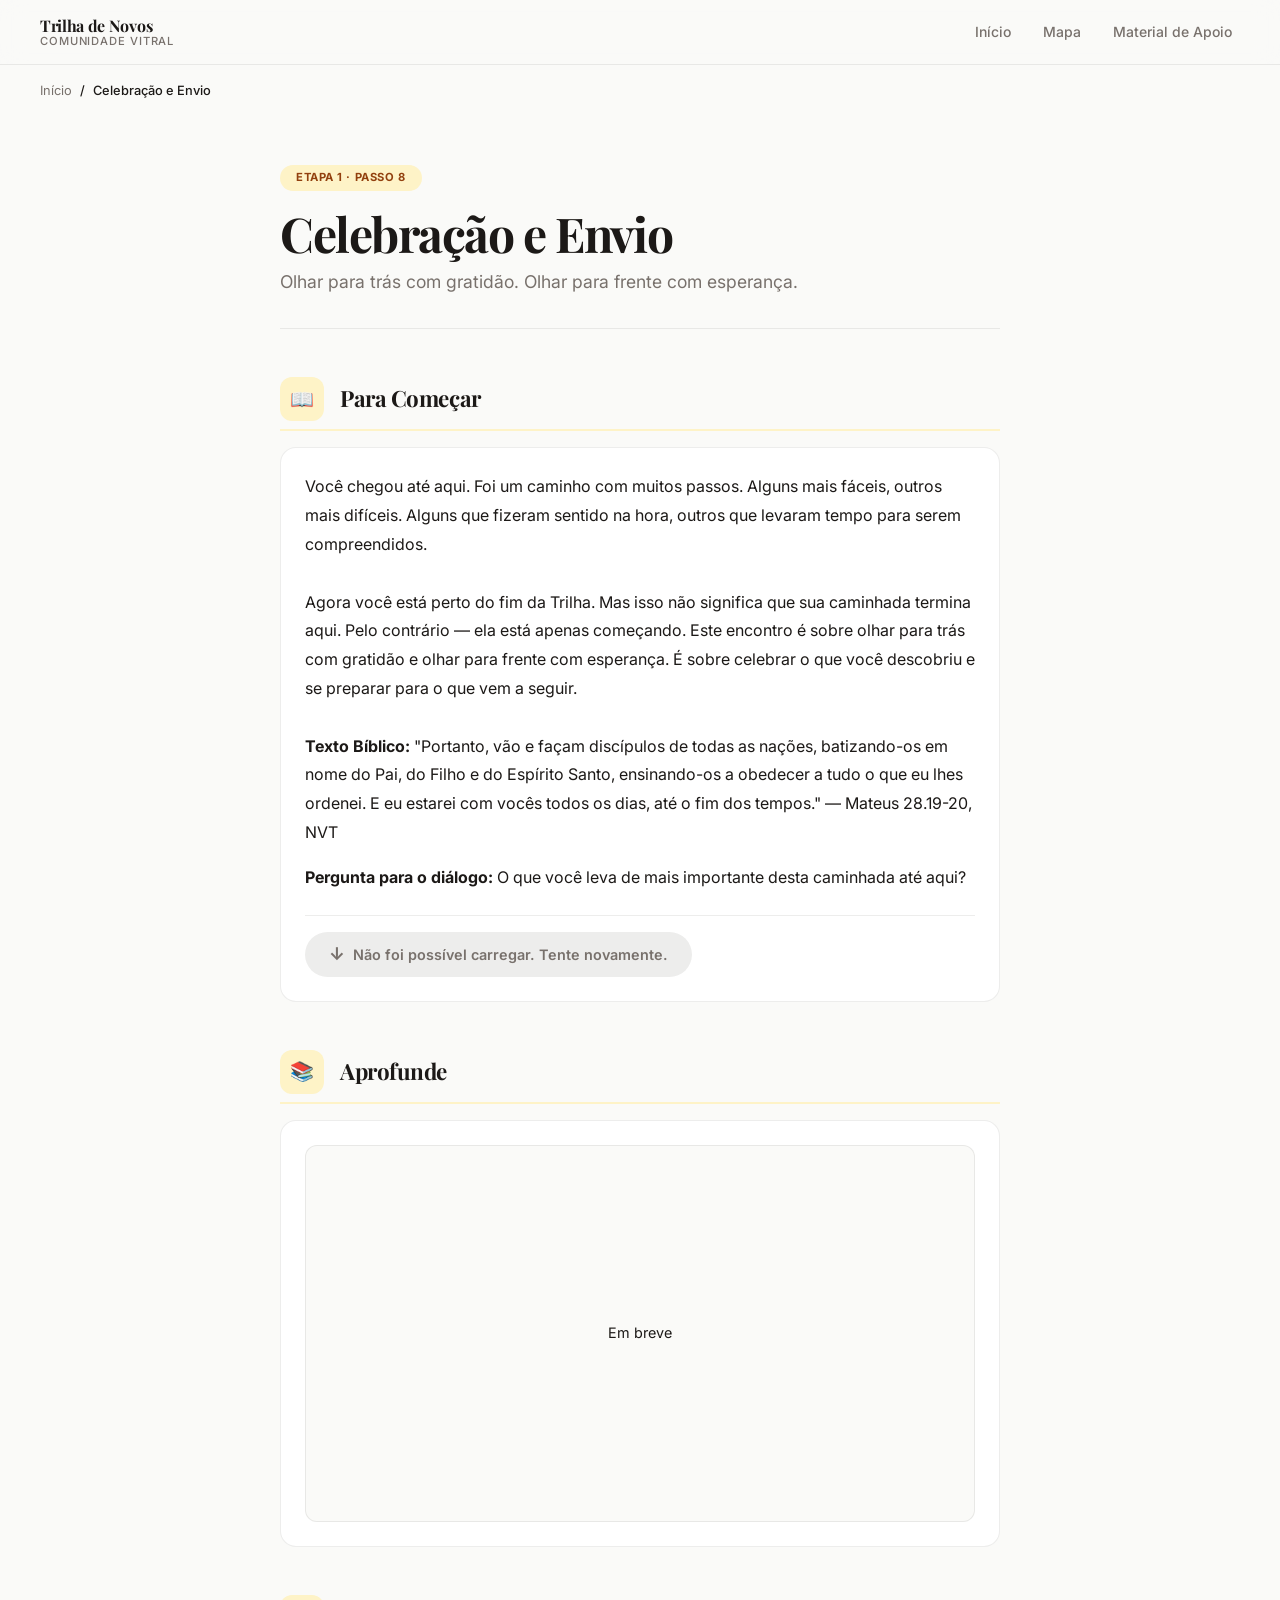
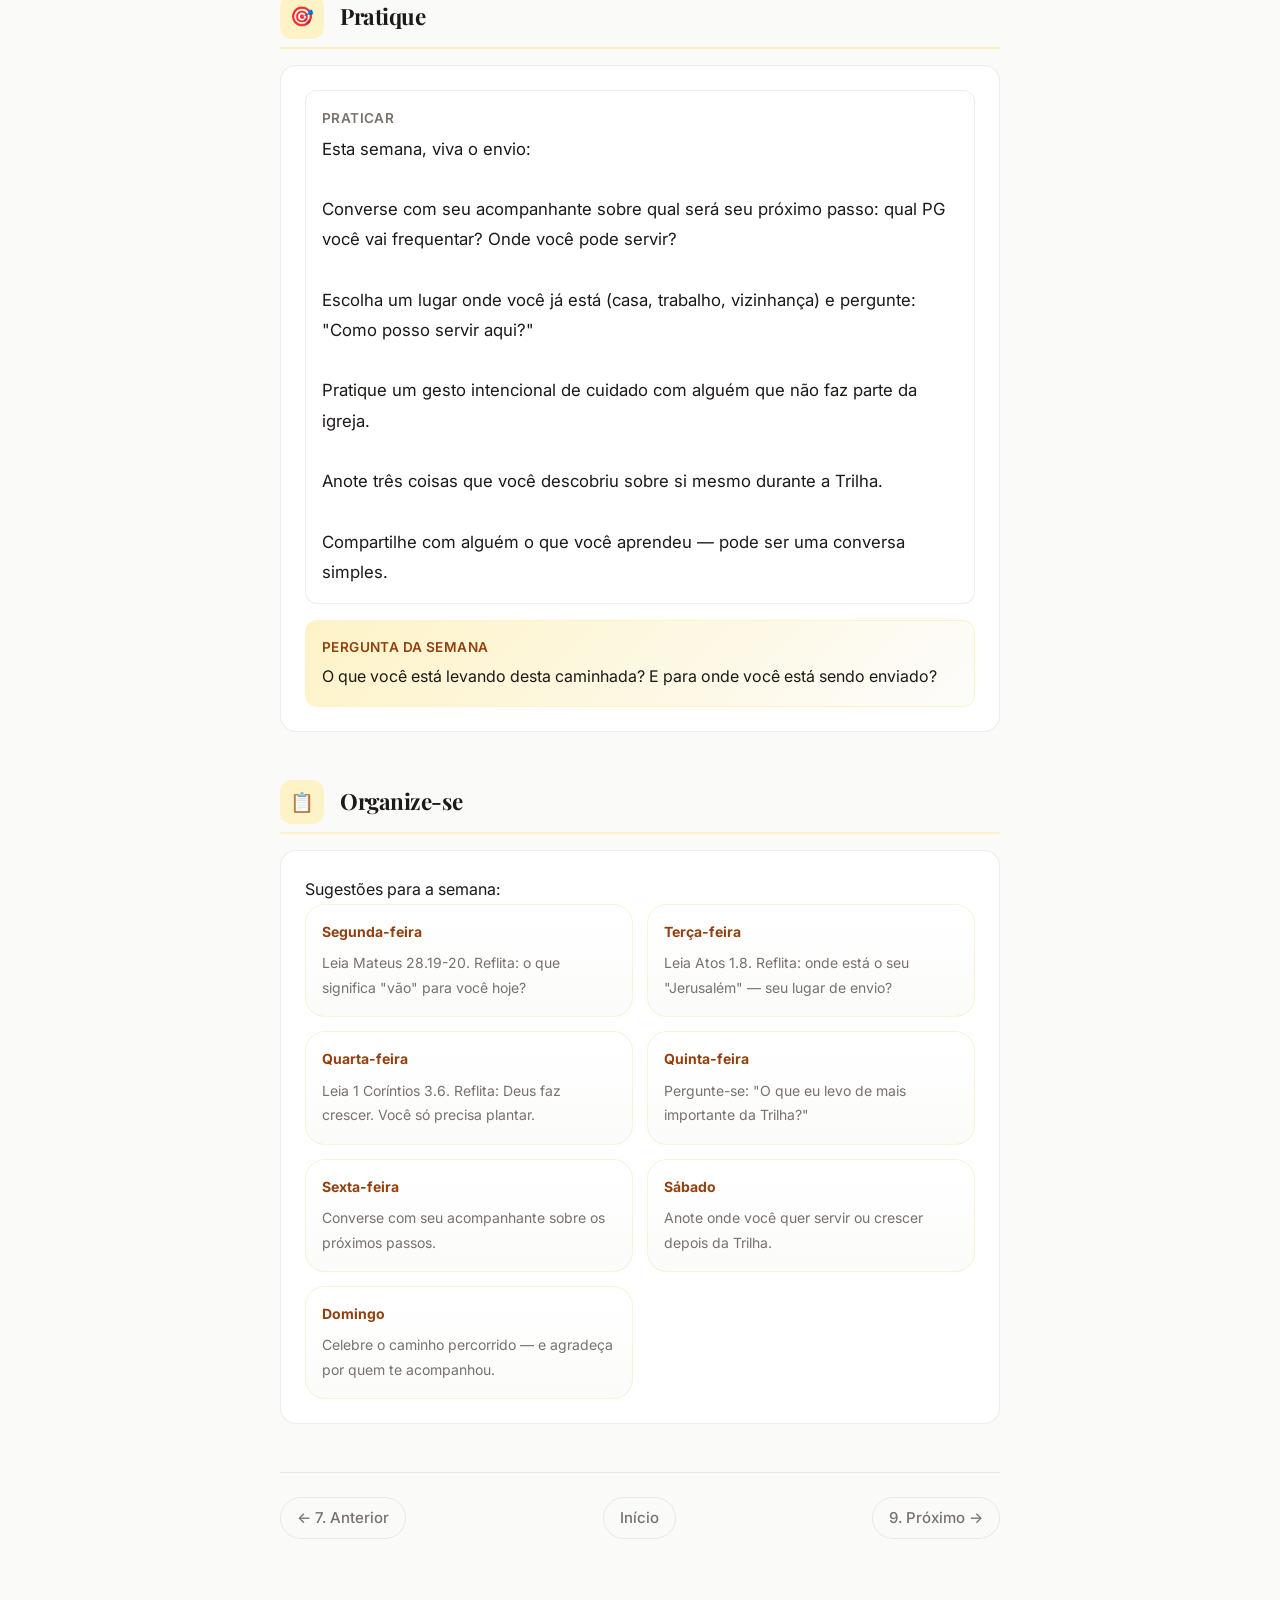
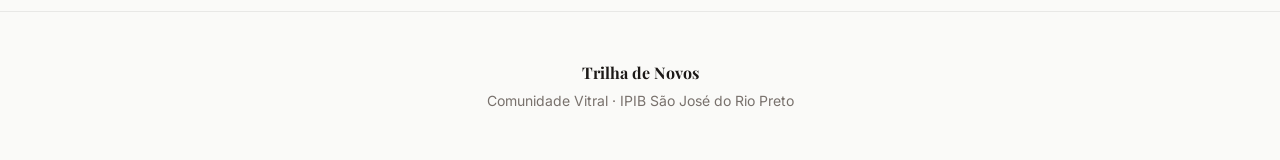
<file: passo-8.html>
<!DOCTYPE html>
<html lang="pt-BR" data-etapa="1">
<head>
  <meta charset="UTF-8" />
  <meta name="viewport" content="width=device-width, initial-scale=1.0" />
  <title>Celebração e Envio · Trilha de Novos</title>
  <meta name="description" content="Você caminhou por 7 encontros. Agora é hora de olhar para trás com gratidão e para frente com esperança. Este encontro celebra tudo o que você descobriu e prepara o coração para o passo final — a preparação para a membresia." />
  <meta property="og:title" content="Celebração e Envio · Trilha de Novos" />
  <meta property="og:description" content="Você caminhou por 7 encontros. Agora é hora de olhar para trás com gratidão e para frente com esperança. Este encontro celebra tudo o que você descobriu e prepara o coração para o passo final — a preparação para a membresia." />
  <meta property="og:type" content="website" />
  <meta property="og:url" content="https://ismaelmmachado.github.io/trilha_de_novos/passo-8.html" />
  <meta property="og:image" content="https://ismaelmmachado.github.io/trilha_de_novos/og-image.svg" />
  <meta name="twitter:card" content="summary" />
  <link rel="icon" href="favicon.svg" type="image/svg+xml" />
  <link rel="preconnect" href="https://fonts.googleapis.com" />
  <link rel="preconnect" href="https://fonts.gstatic.com" crossorigin />
  <link rel="stylesheet" href="https://fonts.googleapis.com/css2?family=Inter:wght@400;500;600;700&family=Playfair+Display:wght@500;600;700&display=swap" media="print" onload="this.media='all'" />
  <noscript><link rel="stylesheet" href="https://fonts.googleapis.com/css2?family=Inter:wght@400;500;600;700&family=Playfair+Display:wght@500;600;700&display=swap" /></noscript>
  <link rel="stylesheet" href="css/tokens.css?v=2.29.0" />
  <link rel="stylesheet" href="css/estilo.css?v=2.29.0" />
  <link rel="stylesheet" href="css/print.css?v=2.29.0" media="print" />
</head>
<body>
  <a class="skip-link" href="#main">Ir para o conteúdo</a>

  
<header class="site-header" role="banner">
  <div class="container header-inner">
    <a href="index.html" class="logo" aria-label="Trilha de Novos — Voltar ao início">
      Trilha de Novos
      <span>Comunidade Vitral</span>
    </a>
    <nav class="nav" role="navigation" aria-label="Navegação principal">
      <a href="index.html">Início</a>
      <a href="mapa.html">Mapa</a>
      <a href="material-de-apoio.html">Material de Apoio</a>
    </nav>
  </div>
</header>

<header class="mobile-header" role="banner">
  <nav class="mobile-nav" role="navigation" aria-label="Navegação principal">
    <a href="index.html">Início</a>
    <a href="mapa.html">Mapa</a>
    <a href="material-de-apoio.html">Material de Apoio</a>
  </nav>
</header>

  
<div class="container">
  <nav class="breadcrumb" aria-label="Breadcrumb">
    <a href="index.html">Início</a>
    <span class="breadcrumb-sep">/</span>
    <span>Celebração e Envio</span>
  </nav>
</div>

  <main id="main">
    
<div class="content-container">
  <div class="page-header">
    <div class="step-meta">
      <span class="etapa-badge">Etapa 1 · Passo 8</span>
    </div>
    <h1>Celebração e Envio</h1>
    <p class="step-subtitle">Olhar para trás com gratidão. Olhar para frente com esperança.</p>
  </div>
</div>

    <div class="content-container" id="passo-container">
      
<div class="step-section">
  
<div class="step-section-header">
  <div class="section-icon">📖</div>
  <h2>Para Começar</h2>
</div>
  <div class="step-section-content">
    <p>Você chegou até aqui. Foi um caminho com muitos passos. Alguns mais fáceis, outros mais difíceis. Alguns que fizeram sentido na hora, outros que levaram tempo para serem compreendidos.<br><br>Agora você está perto do fim da Trilha. Mas isso não significa que sua caminhada termina aqui. Pelo contrário — ela está apenas começando. Este encontro é sobre olhar para trás com gratidão e olhar para frente com esperança. É sobre celebrar o que você descobriu e se preparar para o que vem a seguir.<br><br><strong>Texto Bíblico:</strong> "Portanto, vão e façam discípulos de todas as nações, batizando-os em nome do Pai, do Filho e do Espírito Santo, ensinando-os a obedecer a tudo o que eu lhes ordenei. E eu estarei com vocês todos os dias, até o fim dos tempos." — Mateus 28.19-20, NVT</p>
    <p><strong>Pergunta para o diálogo:</strong> O que você leva de mais importante desta caminhada até aqui?</p>
    <div class="para-comecar-footer">
      <a href="#" class="download-btn apostila-btn" data-apostila-token="PASSO 8" aria-busy="true">
        <span class="download-icon">↓</span>
        <span class="download-label">Carregando apostila…</span>
      </a>
    </div>
  </div>
</div>

      

      

      
<div class="step-section">
  
<div class="step-section-header">
  <div class="section-icon">📚</div>
  <h2>Aprofunde</h2>
</div>
  <div class="step-section-content">
    <div class="ouca-placeholder"><p>Em breve</p></div>
  </div>
</div>

      
<div class="step-section">
  
<div class="step-section-header">
  <div class="section-icon">🎯</div>
  <h2>Pratique</h2>
</div>
  <div class="step-section-content">
    <div class="pratique-experimento">
      <strong class="pratique-label">Praticar</strong>
      <p>Esta semana, viva o envio:<br><br>Converse com seu acompanhante sobre qual será seu próximo passo: qual PG você vai frequentar? Onde você pode servir?<br><br>Escolha um lugar onde você já está (casa, trabalho, vizinhança) e pergunte: "Como posso servir aqui?"<br><br>Pratique um gesto intencional de cuidado com alguém que não faz parte da igreja.<br><br>Anote três coisas que você descobriu sobre si mesmo durante a Trilha.<br><br>Compartilhe com alguém o que você aprendeu — pode ser uma conversa simples.</p>
    </div>
    <div class="pratique-pergunta">
      <strong>Pergunta da semana</strong>
      <p>O que você está levando desta caminhada? E para onde você está sendo enviado?</p>
    </div>
  </div>
</div>

      
<div class="step-section">
  
<div class="step-section-header">
  <div class="section-icon">📋</div>
  <h2>Organize-se</h2>
</div>
  <div class="step-section-content">
    <p>Sugestões para a semana:</p>
    <div class="week-plan-grid">
      <div class="week-day-card">
        <strong>Segunda-feira</strong>
        <span>Leia Mateus 28.19-20. Reflita: o que significa "vão" para você hoje?</span>
      </div>
      <div class="week-day-card">
        <strong>Terça-feira</strong>
        <span>Leia Atos 1.8. Reflita: onde está o seu "Jerusalém" — seu lugar de envio?</span>
      </div>
      <div class="week-day-card">
        <strong>Quarta-feira</strong>
        <span>Leia 1 Coríntios 3.6. Reflita: Deus faz crescer. Você só precisa plantar.</span>
      </div>
      <div class="week-day-card">
        <strong>Quinta-feira</strong>
        <span>Pergunte-se: "O que eu levo de mais importante da Trilha?"</span>
      </div>
      <div class="week-day-card">
        <strong>Sexta-feira</strong>
        <span>Converse com seu acompanhante sobre os próximos passos.</span>
      </div>
      <div class="week-day-card">
        <strong>Sábado</strong>
        <span>Anote onde você quer servir ou crescer depois da Trilha.</span>
      </div>
      <div class="week-day-card">
        <strong>Domingo</strong>
        <span>Celebre o caminho percorrido — e agradeça por quem te acompanhou.</span>
      </div>
    </div>
  </div>
</div>

      
<div class="step-nav">
  <a href="passo-7.html" class="step-nav-link">← 7. Anterior</a>
  <a href="index.html" class="step-nav-link">Início</a>
  <a href="passo-9.html" class="step-nav-link">9. Próximo →</a>
</div>
    </div>
  </main>

  
<footer class="site-footer" role="contentinfo">
  <div class="container footer-inner">
    <strong>Trilha de Novos</strong>
    <p>Comunidade Vitral · IPIB São José do Rio Preto</p>
  </div>
</footer>

  <script src="scripts/apostilas.js"></script>
</body>
</html>
</file>
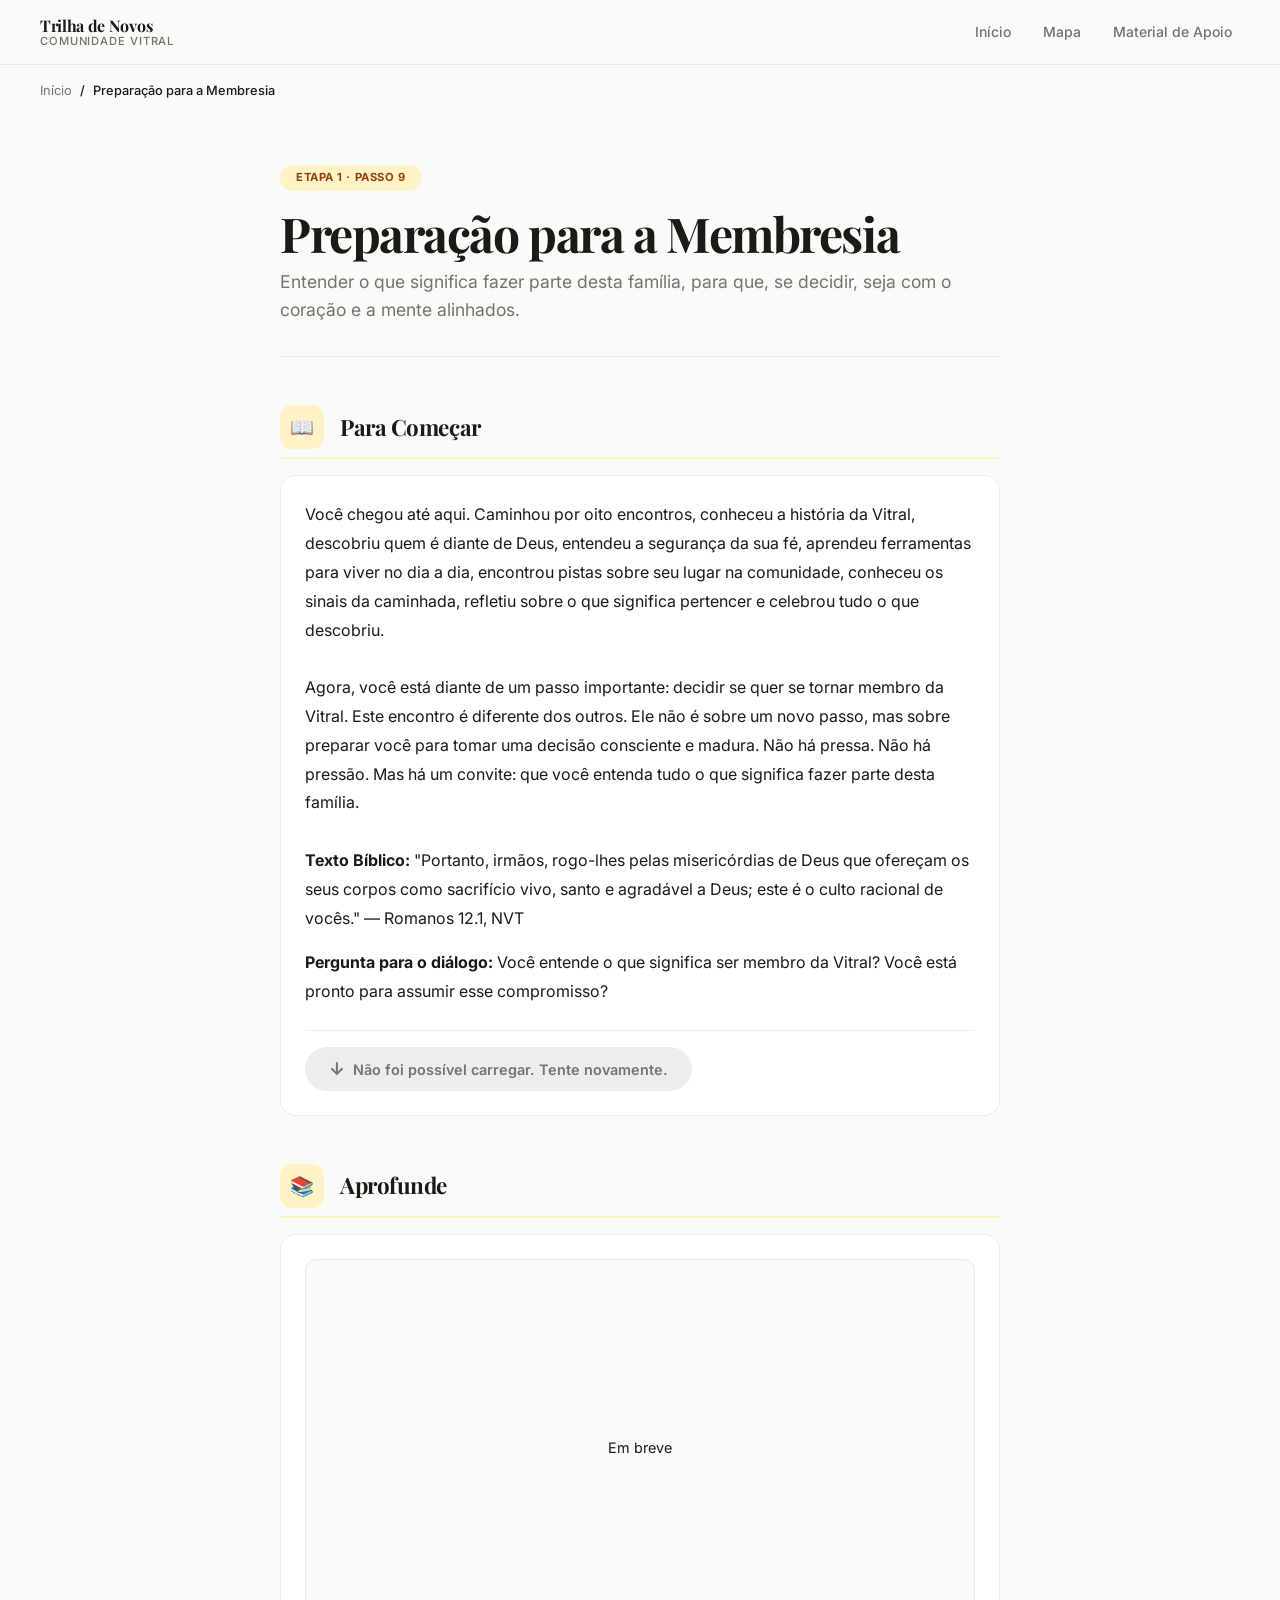
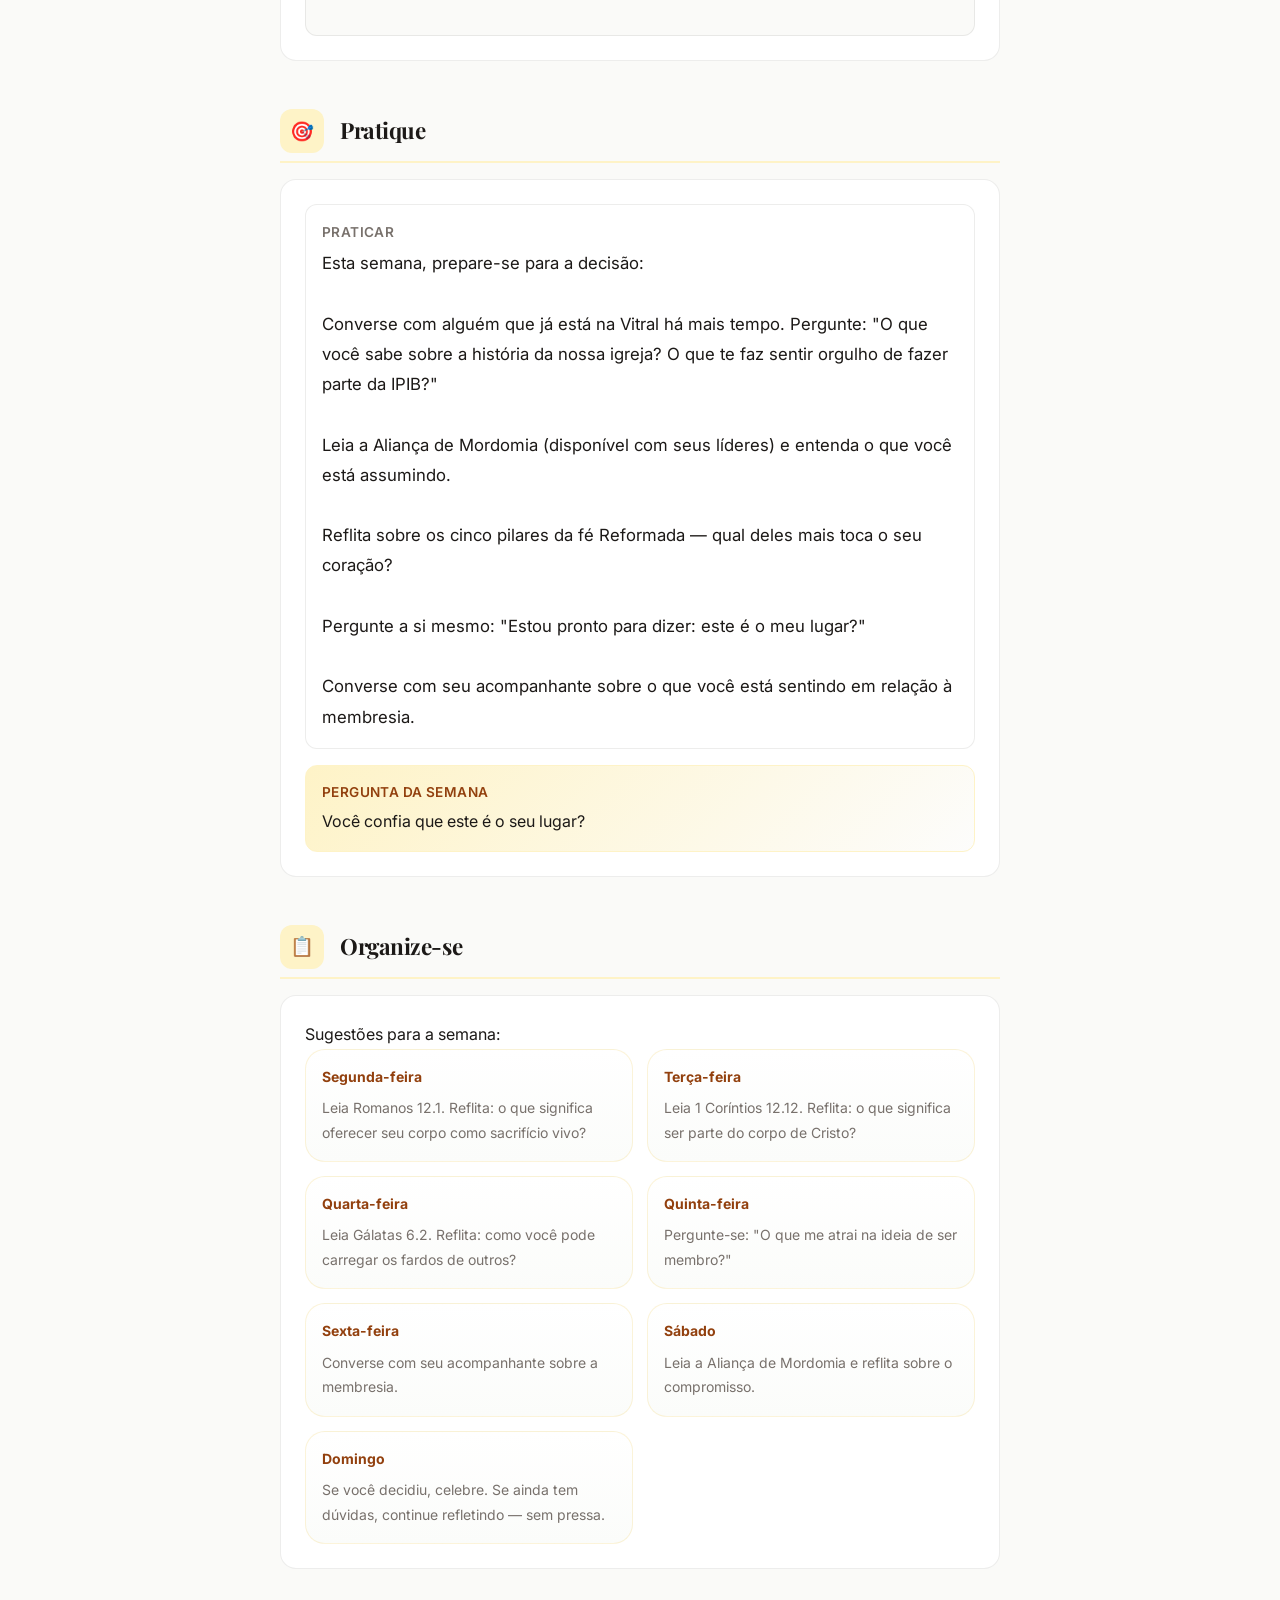
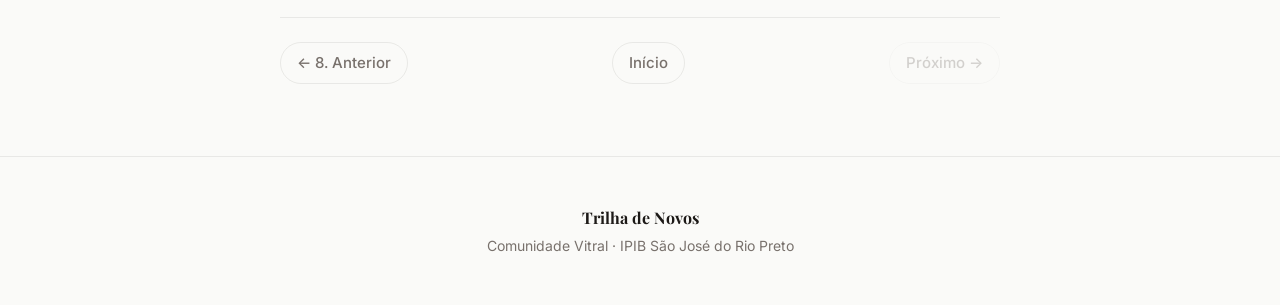
<file: passo-9.html>
<!DOCTYPE html>
<html lang="pt-BR" data-etapa="1">
<head>
  <meta charset="UTF-8" />
  <meta name="viewport" content="width=device-width, initial-scale=1.0" />
  <title>Preparação para a Membresia · Trilha de Novos</title>
  <meta name="description" content="Este é o último encontro da Trilha. Nele, você vai entender com profundidade o que significa ser membro da Vitral: a história da nossa família maior (a IPIB), os pilares da nossa fé (os 5 Solas), o que significa ser Mordomo e o compromisso da Aliança." />
  <meta property="og:title" content="Preparação para a Membresia · Trilha de Novos" />
  <meta property="og:description" content="Este é o último encontro da Trilha. Nele, você vai entender com profundidade o que significa ser membro da Vitral: a história da nossa família maior (a IPIB), os pilares da nossa fé (os 5 Solas), o que significa ser Mordomo e o compromisso da Aliança." />
  <meta property="og:type" content="website" />
  <meta property="og:url" content="https://ismaelmmachado.github.io/trilha_de_novos/passo-9.html" />
  <meta property="og:image" content="https://ismaelmmachado.github.io/trilha_de_novos/og-image.svg" />
  <meta name="twitter:card" content="summary" />
  <link rel="icon" href="favicon.svg" type="image/svg+xml" />
  <link rel="preconnect" href="https://fonts.googleapis.com" />
  <link rel="preconnect" href="https://fonts.gstatic.com" crossorigin />
  <link rel="stylesheet" href="https://fonts.googleapis.com/css2?family=Inter:wght@400;500;600;700&family=Playfair+Display:wght@500;600;700&display=swap" media="print" onload="this.media='all'" />
  <noscript><link rel="stylesheet" href="https://fonts.googleapis.com/css2?family=Inter:wght@400;500;600;700&family=Playfair+Display:wght@500;600;700&display=swap" /></noscript>
  <link rel="stylesheet" href="css/tokens.css?v=2.29.0" />
  <link rel="stylesheet" href="css/estilo.css?v=2.29.0" />
  <link rel="stylesheet" href="css/print.css?v=2.29.0" media="print" />
</head>
<body>
  <a class="skip-link" href="#main">Ir para o conteúdo</a>

  
<header class="site-header" role="banner">
  <div class="container header-inner">
    <a href="index.html" class="logo" aria-label="Trilha de Novos — Voltar ao início">
      Trilha de Novos
      <span>Comunidade Vitral</span>
    </a>
    <nav class="nav" role="navigation" aria-label="Navegação principal">
      <a href="index.html">Início</a>
      <a href="mapa.html">Mapa</a>
      <a href="material-de-apoio.html">Material de Apoio</a>
    </nav>
  </div>
</header>

<header class="mobile-header" role="banner">
  <nav class="mobile-nav" role="navigation" aria-label="Navegação principal">
    <a href="index.html">Início</a>
    <a href="mapa.html">Mapa</a>
    <a href="material-de-apoio.html">Material de Apoio</a>
  </nav>
</header>

  
<div class="container">
  <nav class="breadcrumb" aria-label="Breadcrumb">
    <a href="index.html">Início</a>
    <span class="breadcrumb-sep">/</span>
    <span>Preparação para a Membresia</span>
  </nav>
</div>

  <main id="main">
    
<div class="content-container">
  <div class="page-header">
    <div class="step-meta">
      <span class="etapa-badge">Etapa 1 · Passo 9</span>
    </div>
    <h1>Preparação para a Membresia</h1>
    <p class="step-subtitle">Entender o que significa fazer parte desta família, para que, se decidir, seja com o coração e a mente alinhados.</p>
  </div>
</div>

    <div class="content-container" id="passo-container">
      
<div class="step-section">
  
<div class="step-section-header">
  <div class="section-icon">📖</div>
  <h2>Para Começar</h2>
</div>
  <div class="step-section-content">
    <p>Você chegou até aqui. Caminhou por oito encontros, conheceu a história da Vitral, descobriu quem é diante de Deus, entendeu a segurança da sua fé, aprendeu ferramentas para viver no dia a dia, encontrou pistas sobre seu lugar na comunidade, conheceu os sinais da caminhada, refletiu sobre o que significa pertencer e celebrou tudo o que descobriu.<br><br>Agora, você está diante de um passo importante: decidir se quer se tornar membro da Vitral. Este encontro é diferente dos outros. Ele não é sobre um novo passo, mas sobre preparar você para tomar uma decisão consciente e madura. Não há pressa. Não há pressão. Mas há um convite: que você entenda tudo o que significa fazer parte desta família.<br><br><strong>Texto Bíblico:</strong> "Portanto, irmãos, rogo-lhes pelas misericórdias de Deus que ofereçam os seus corpos como sacrifício vivo, santo e agradável a Deus; este é o culto racional de vocês." — Romanos 12.1, NVT</p>
    <p><strong>Pergunta para o diálogo:</strong> Você entende o que significa ser membro da Vitral? Você está pronto para assumir esse compromisso?</p>
    <div class="para-comecar-footer">
      <a href="#" class="download-btn apostila-btn" data-apostila-token="PASSO 9" aria-busy="true">
        <span class="download-icon">↓</span>
        <span class="download-label">Carregando apostila…</span>
      </a>
    </div>
  </div>
</div>

      

      

      
<div class="step-section">
  
<div class="step-section-header">
  <div class="section-icon">📚</div>
  <h2>Aprofunde</h2>
</div>
  <div class="step-section-content">
    <div class="ouca-placeholder"><p>Em breve</p></div>
  </div>
</div>

      
<div class="step-section">
  
<div class="step-section-header">
  <div class="section-icon">🎯</div>
  <h2>Pratique</h2>
</div>
  <div class="step-section-content">
    <div class="pratique-experimento">
      <strong class="pratique-label">Praticar</strong>
      <p>Esta semana, prepare-se para a decisão:<br><br>Converse com alguém que já está na Vitral há mais tempo. Pergunte: "O que você sabe sobre a história da nossa igreja? O que te faz sentir orgulho de fazer parte da IPIB?"<br><br>Leia a Aliança de Mordomia (disponível com seus líderes) e entenda o que você está assumindo.<br><br>Reflita sobre os cinco pilares da fé Reformada — qual deles mais toca o seu coração?<br><br>Pergunte a si mesmo: "Estou pronto para dizer: este é o meu lugar?"<br><br>Converse com seu acompanhante sobre o que você está sentindo em relação à membresia.</p>
    </div>
    <div class="pratique-pergunta">
      <strong>Pergunta da semana</strong>
      <p>Você confia que este é o seu lugar?</p>
    </div>
  </div>
</div>

      
<div class="step-section">
  
<div class="step-section-header">
  <div class="section-icon">📋</div>
  <h2>Organize-se</h2>
</div>
  <div class="step-section-content">
    <p>Sugestões para a semana:</p>
    <div class="week-plan-grid">
      <div class="week-day-card">
        <strong>Segunda-feira</strong>
        <span>Leia Romanos 12.1. Reflita: o que significa oferecer seu corpo como sacrifício vivo?</span>
      </div>
      <div class="week-day-card">
        <strong>Terça-feira</strong>
        <span>Leia 1 Coríntios 12.12. Reflita: o que significa ser parte do corpo de Cristo?</span>
      </div>
      <div class="week-day-card">
        <strong>Quarta-feira</strong>
        <span>Leia Gálatas 6.2. Reflita: como você pode carregar os fardos de outros?</span>
      </div>
      <div class="week-day-card">
        <strong>Quinta-feira</strong>
        <span>Pergunte-se: "O que me atrai na ideia de ser membro?"</span>
      </div>
      <div class="week-day-card">
        <strong>Sexta-feira</strong>
        <span>Converse com seu acompanhante sobre a membresia.</span>
      </div>
      <div class="week-day-card">
        <strong>Sábado</strong>
        <span>Leia a Aliança de Mordomia e reflita sobre o compromisso.</span>
      </div>
      <div class="week-day-card">
        <strong>Domingo</strong>
        <span>Se você decidiu, celebre. Se ainda tem dúvidas, continue refletindo — sem pressa.</span>
      </div>
    </div>
  </div>
</div>

      
<div class="step-nav">
  <a href="passo-8.html" class="step-nav-link">← 8. Anterior</a>
  <a href="index.html" class="step-nav-link">Início</a>
  <span class="step-nav-link disabled">Próximo →</span>
</div>
    </div>
  </main>

  
<footer class="site-footer" role="contentinfo">
  <div class="container footer-inner">
    <strong>Trilha de Novos</strong>
    <p>Comunidade Vitral · IPIB São José do Rio Preto</p>
  </div>
</footer>

  <script src="scripts/apostilas.js"></script>
</body>
</html>
</file>
<file: css/tokens.css>
:root {
  --font-heading: 'Playfair Display', Georgia, serif;
  --font-body: 'Inter', -apple-system, BlinkMacSystemFont, 'Segoe UI', sans-serif;

  /* === COLORS NEUTRAS === */
  --color-bg: #FAFAF8;
  --color-surface: #FFFFFF;
  --color-text: #1C1917;
  --color-muted: #78716C;
  --color-border: rgba(28, 25, 23, 0.08);

  /* === SPACING === */
  --space-xs: 4px;
  --space-sm: 8px;
  --space-md: 16px;
  --space-lg: 24px;
  --space-xl: 32px;
  --space-2xl: 48px;
  --space-3xl: 64px;

  /* === BORDER RADIUS === */
  --radius-sm: 8px;
  --radius-md: 12px;
  --radius-lg: 16px;
  --radius-xl: 24px;
  --radius-full: 9999px;

  /* === SHADOWS === */
  --shadow-sm: 0 1px 2px rgba(0, 0, 0, 0.04);
  --shadow-md: 0 4px 12px rgba(0, 0, 0, 0.06);
  --shadow-lg: 0 8px 24px rgba(0, 0, 0, 0.08);
  --shadow-xl: 0 16px 40px rgba(0, 0, 0, 0.10);

  /* === CONTAINER === */
  --container: 1200px;
  --content-max: 720px;
}

/* === ETAPA 1 — Trilha de Novos (amarelo) === */
[data-etapa="1"] {
  --accent: #EAB308;
  --accent-soft: #FEF3C7;
  --accent-border: rgba(234, 179, 8, 0.15);
  --accent-hover: rgba(234, 179, 8, 0.08);
  --accent-text: #92400E;
  --accent-on-accent: #422006;
  --accent-gradient: linear-gradient(135deg, #EAB308, #854D0E);
}
</file>
<file: css/estilo.css>
*, *::before, *::after {
  box-sizing: border-box;
  margin: 0;
  padding: 0;
}

html {
  scroll-behavior: smooth;
  -webkit-font-smoothing: antialiased;
  -moz-osx-font-smoothing: grayscale;
}

body {
  font-family: var(--font-body);
  font-size: 16px;
  line-height: 1.6;
  color: var(--color-text);
  background: var(--color-bg);
  min-height: 100vh;
}

img { max-width: 100%; display: block; }
a { text-decoration: none; color: inherit; }
ul { list-style: none; }

.skip-link {
  position: absolute;
  top: -100%;
  left: var(--space-md);
  background: var(--color-text);
  color: var(--color-bg);
  padding: var(--space-sm) var(--space-md);
  border-radius: var(--radius-sm);
  z-index: 1000;
  font-weight: 600;
  transition: top 0.2s;
}
.skip-link:focus { top: var(--space-sm); }

/* === CONTAINER === */
.container {
  width: min(calc(100% - 32px), var(--container));
  margin: 0 auto;
}

.content-container {
  width: min(calc(100% - 32px), var(--content-max));
  margin: 0 auto;
}

/* === HEADER === */
.site-header {
  position: sticky;
  top: 0;
  z-index: 100;
  background: rgba(250, 250, 248, 0.85);
  backdrop-filter: blur(12px);
  border-bottom: 1px solid var(--color-border);
}

.header-inner {
  display: flex;
  align-items: center;
  justify-content: space-between;
  gap: var(--space-md);
  min-height: 64px;
}

.logo {
  font-family: var(--font-heading);
  font-size: 1rem;
  font-weight: 700;
  color: var(--color-text);
  letter-spacing: -0.02em;
  line-height: 1.2;
}

.logo span {
  display: block;
  font-size: 0.7rem;
  font-family: var(--font-body);
  font-weight: 500;
  color: var(--color-muted);
  letter-spacing: 0.08em;
  text-transform: uppercase;
}

.nav {
  display: flex;
  align-items: center;
  gap: var(--space-md);
}

.nav a {
  font-size: 0.875rem;
  font-weight: 500;
  color: var(--color-muted);
  transition: color 0.2s;
  padding: var(--space-xs) var(--space-sm);
  border-radius: var(--radius-sm);
}

.nav a:hover, .nav a.active { color: var(--color-text); }
.nav a.active { font-weight: 700; }

/* === MOBILE HEADER === */
.mobile-header { display: none; }

@media (max-width: 768px) {
  .site-header { display: none; }
  .mobile-header {
    display: flex !important;
    position: sticky;
    top: 0;
    z-index: 100;
    background: rgba(250, 250, 248, 0.95);
    backdrop-filter: blur(12px);
    border-bottom: 1px solid var(--color-border);
    min-height: 56px;
    padding: 0 var(--space-md);
    align-items: center;
  }
  .mobile-nav {
    display: flex;
    align-items: center;
    gap: var(--space-sm);
    overflow-x: auto;
    width: 100%;
    padding: var(--space-sm) 0;
    -webkit-overflow-scrolling: touch;
  }
  .mobile-nav a {
    font-size: 0.8rem;
    font-weight: 500;
    color: var(--color-muted);
    white-space: nowrap;
    padding: var(--space-xs) var(--space-sm);
    border-radius: var(--radius-sm);
  }
  .mobile-nav a:hover, .mobile-nav a.active { color: var(--color-text); }
  .mobile-nav a.active { font-weight: 700; }
}

/* === BREADCRUMB === */
.breadcrumb {
  display: flex;
  align-items: center;
  gap: var(--space-sm);
  font-size: 0.8rem;
  color: var(--color-muted);
  padding: var(--space-md) 0;
}

.breadcrumb a { color: var(--color-muted); transition: color 0.2s; }
.breadcrumb a:hover { color: var(--color-text); }
.breadcrumb span { color: var(--color-text); font-weight: 500; }
.breadcrumb-sep { color: var(--color-border); }

/* === HERO (landing page) === */
.hero {
  padding: var(--space-3xl) 0 var(--space-2xl);
  text-align: center;
}

.hero h1 {
  font-family: var(--font-heading);
  font-size: clamp(2.5rem, 6vw, 4.5rem);
  line-height: 1.05;
  letter-spacing: -0.03em;
  color: var(--color-text);
  margin-bottom: var(--space-md);
}

.hero .subtitle {
  font-size: clamp(1rem, 2vw, 1.2rem);
  color: var(--color-muted);
  max-width: 640px;
  margin: 0 auto var(--space-xl);
  line-height: 1.8;
}

.hero .etapa-badge {
  margin-bottom: var(--space-lg);
}

/* === ETAPA BADGE === */
.etapa-badge {
  display: inline-flex;
  align-items: center;
  gap: var(--space-xs);
  padding: var(--space-xs) var(--space-md);
  border-radius: var(--radius-full);
  background: var(--accent-soft);
  color: var(--accent-text);
  font-size: 0.8rem;
  font-weight: 700;
  text-transform: uppercase;
  letter-spacing: 0.05em;
}

/* === PAGE HEADER (step pages) === */
.page-header {
  padding: var(--space-2xl) 0 var(--space-xl);
  border-bottom: 1px solid var(--color-border);
  margin-bottom: var(--space-2xl);
}

.page-header .step-meta {
  display: flex;
  align-items: center;
  gap: var(--space-md);
  margin-bottom: var(--space-md);
  flex-wrap: wrap;
}

.page-header .step-meta .etapa-badge {
  font-size: 0.7rem;
}

.page-header h1 {
  font-family: var(--font-heading);
  font-size: clamp(2rem, 4vw, 3rem);
  letter-spacing: -0.03em;
  line-height: 1.1;
}

.page-header .step-subtitle {
  font-size: 1.1rem;
  color: var(--color-muted);
  margin-top: var(--space-sm);
}

/* === STEP SECTIONS === */
.step-section {
  margin-bottom: var(--space-2xl);
}

.step-section-header {
  display: flex;
  align-items: center;
  gap: var(--space-md);
  margin-bottom: var(--space-md);
  padding-bottom: var(--space-sm);
  border-bottom: 2px solid var(--accent-soft);
}

.section-icon {
  width: 44px;
  height: 44px;
  border-radius: var(--radius-md);
  display: flex;
  align-items: center;
  justify-content: center;
  background: var(--accent-soft);
  color: var(--accent-text);
  font-size: 1.2rem;
  font-weight: 700;
  flex-shrink: 0;
}

.step-section-header h2 {
  font-family: var(--font-heading);
  font-size: 1.4rem;
  letter-spacing: -0.02em;
}

.step-section-content {
  padding: var(--space-lg);
  background: var(--color-surface);
  border-radius: var(--radius-lg);
  border: 1px solid var(--color-border);
}

.step-section-content p {
  line-height: 1.8;
  color: var(--color-text);
}

.step-section-content p + p {
  margin-top: var(--space-md);
}

/* === DOWNLOAD BUTTON (inside Para Começar) === */
.para-comecar-footer {
  margin-top: var(--space-lg);
  padding-top: var(--space-md);
  border-top: 1px solid var(--color-border);
}

.download-btn {
  display: inline-flex;
  align-items: center;
  gap: var(--space-sm);
  padding: var(--space-sm) var(--space-lg);
  border-radius: var(--radius-full);
  background: var(--accent);
  color: var(--accent-on-accent);
  font-weight: 600;
  font-size: 0.9rem;
  min-height: 44px;
  transition: all 0.2s ease;
  box-shadow: 0 4px 14px var(--accent-border);
}

.download-btn:hover {
  transform: translateY(-2px);
  box-shadow: 0 6px 20px var(--accent-border);
  color: var(--accent-on-accent);
}

.download-icon { font-size: 1.1rem; font-weight: 700; }

.download-btn.is-unavailable {
  background: var(--color-border);
  color: var(--color-muted);
  box-shadow: none;
  cursor: default;
}

.download-btn.is-unavailable:hover {
  transform: none;
  box-shadow: none;
  color: var(--color-muted);
}

/* === FERRAMENTAS LIST === */
.ferramentas-intro {
  margin-bottom: var(--space-md);
  font-size: 0.95rem;
  color: var(--color-muted);
}

.ferramentas-list {
  display: grid;
  gap: 10px;
}

.ferramenta-item,
.aprofunde-item {
  display: flex;
  align-items: center;
  justify-content: space-between;
  gap: var(--space-md);
  padding: var(--space-md);
  border-radius: var(--radius-md);
  background: var(--color-surface);
  border: 1px solid var(--color-border);
}

.ferramenta-item-content,
.aprofunde-item-content {
  display: flex;
  align-items: center;
  gap: var(--space-sm);
  min-width: 0;
}

.ferramenta-icon,
.aprofunde-item-icon {
  display: flex;
  align-items: center;
  justify-content: center;
  background: var(--accent-soft);
  border: 1px solid var(--accent-border);
  flex-shrink: 0;
  width: 40px;
  height: 40px;
  border-radius: 12px;
  font-size: 1.1rem;
}

.ferramenta-info strong,
.aprofunde-item-info strong {
  display: block;
  font-size: 0.9rem;
  margin-bottom: 2px;
  color: var(--color-text);
}

.ferramenta-info span,
.aprofunde-item-info span {
  display: block;
  font-size: 0.8rem;
  color: var(--color-muted);
}

.ferramenta-link,
.aprofunde-link {
  min-height: 36px;
  padding: 0 14px;
  border-radius: 999px;
  display: inline-flex;
  align-items: center;
  justify-content: center;
  white-space: nowrap;
  font-size: 0.8rem;
  font-weight: 700;
  color: var(--accent-text);
  background: var(--accent-soft);
  border: 1px solid var(--accent-border);
  flex-shrink: 0;
  transition: .2s ease;
}

.ferramenta-link:hover,
.aprofunde-link:hover { background: var(--accent-hover); }

/* === OUÇA === */
.ouca-placeholder {
  aspect-ratio: 16 / 9;
  border-radius: var(--radius-md);
  background: var(--color-bg);
  border: 1px solid var(--color-border);
  display: flex;
  align-items: center;
  justify-content: center;
  color: var(--color-muted);
  font-size: 0.9rem;
}

/* === APROFUNDE LIST === */
.aprofunde-list {
  display: grid;
  gap: 12px;
}

.aprofunde-link.is-empty {
  opacity: 0.5;
  cursor: default;
}

/* === PRATIQUE === */
.pratique-experimento {
  font-size: 1.05rem;
  line-height: 1.7;
  color: var(--color-text);
  padding: var(--space-md);
  background: var(--color-surface);
  border-radius: var(--radius-md);
  border: 1px solid var(--color-border);
  margin-bottom: var(--space-md);
}

.pratique-label {
  display: block;
  font-size: 0.85rem;
  font-weight: 600;
  color: var(--color-muted);
  margin-bottom: var(--space-xs);
  text-transform: uppercase;
  letter-spacing: 0.03em;
}

.pratique-experimento p { margin: 0; }

.pratique-pergunta {
  padding: var(--space-md);
  border-radius: var(--radius-md);
  background: linear-gradient(135deg, var(--accent-soft), rgba(250,250,248,0.5));
  border: 1px solid var(--accent-soft);
}

.pratique-pergunta strong {
  display: block;
  font-size: 0.85rem;
  font-weight: 600;
  color: var(--accent-text);
  margin-bottom: var(--space-xs);
  text-transform: uppercase;
  letter-spacing: 0.03em;
}

.pratique-pergunta p {
  font-size: 1rem;
  line-height: 1.7;
  color: var(--color-text);
  margin: 0;
}

/* === ORGANIZE-SE (week plan) === */
.week-plan-grid {
  display: grid;
  grid-template-columns: repeat(2, minmax(0, 1fr));
  gap: 14px;
}

.week-day-card {
  padding: 16px;
  border-radius: 20px;
  background: linear-gradient(180deg, #fff, #fbfcfa);
  border: 1px solid var(--accent-border);
}

.week-day-card strong {
  display: block;
  margin-bottom: 8px;
  font-size: 14px;
  color: var(--accent-text);
  font-weight: 700;
}

.week-day-card span {
  display: block;
  font-size: 14px;
  line-height: 1.75;
  color: var(--color-muted);
}

.week-day-card .day-empty {
  color: var(--color-muted);
  font-style: italic;
}

.week-day-card .day-leitura {
  margin-top: 6px;
  font-size: 0.8rem;
  color: var(--color-muted);
  font-style: italic;
}

/* === STEP NAVIGATION === */
.step-nav {
  display: flex;
  align-items: center;
  justify-content: space-between;
  gap: var(--space-md);
  padding: var(--space-lg) 0;
  margin-top: var(--space-xl);
  border-top: 1px solid var(--color-border);
}

.step-nav-link {
  display: flex;
  align-items: center;
  gap: var(--space-sm);
  font-size: 0.9375rem;
  font-weight: 500;
  color: var(--color-muted);
  padding: var(--space-sm) var(--space-md);
  border-radius: var(--radius-full);
  border: 1px solid var(--color-border);
  transition: all 0.2s;
}

.step-nav-link:hover {
  border-color: var(--accent-border);
  color: var(--color-text);
}

.step-nav-link.disabled {
  opacity: 0.3;
  pointer-events: none;
}

/* === BUTTONS (genéricos) === */
.btn {
  display: inline-flex;
  align-items: center;
  gap: var(--space-sm);
  min-height: 48px;
  padding: 0 var(--space-lg);
  border-radius: var(--radius-full);
  font-weight: 600;
  font-size: 0.9375rem;
  border: none;
  cursor: pointer;
  transition: all 0.2s ease;
}

.btn-primary {
  background: var(--accent);
  color: var(--accent-on-accent);
  box-shadow: 0 4px 14px var(--accent-border);
}

.btn-primary:hover {
  transform: translateY(-2px);
  box-shadow: 0 6px 20px var(--accent-border);
  color: var(--accent-on-accent);
}

.btn-secondary {
  background: transparent;
  color: var(--color-text);
  border: 1px solid var(--color-border);
}

.btn-secondary:hover { border-color: var(--color-text); background: rgba(0, 0, 0, 0.02); }

.btn-outline {
  background: transparent;
  border: 1.5px solid var(--accent);
  color: var(--accent-text);
}
.btn-outline:hover { background: var(--accent-soft); }

/* === GRID DE PASSOS (index) === */
.passos-grid {
  display: grid;
  grid-template-columns: repeat(auto-fill, minmax(280px, 1fr));
  gap: var(--space-lg);
  margin-top: var(--space-xl);
}

.passo-card {
  background: var(--color-surface);
  border: 1px solid var(--color-border);
  border-radius: var(--radius-lg);
  padding: var(--space-xl);
  transition: box-shadow 0.2s, transform 0.2s;
  display: flex;
  flex-direction: column;
}
.passo-card:hover {
  box-shadow: var(--shadow-lg);
  transform: translateY(-2px);
}

.passo-card .passo-numero {
  width: 40px;
  height: 40px;
  border-radius: var(--radius-full);
  background: var(--accent-soft);
  color: var(--accent-text);
  display: flex;
  align-items: center;
  justify-content: center;
  font-weight: 700;
  font-size: 1.1rem;
  margin-bottom: var(--space-md);
}

.passo-card h3 {
  font-family: var(--font-heading);
  font-size: 1.2rem;
  margin-bottom: var(--space-sm);
}
.passo-card p {
  font-size: 0.9rem;
  color: var(--color-muted);
  flex: 1;
  margin-bottom: var(--space-md);
}
.passo-card .btn { align-self: flex-start; }

/* === PLACEHOLDER === */
.placeholder-section {
  border-radius: var(--radius-md);
  background: var(--color-bg);
  border: 1px solid var(--color-border);
  display: flex;
  flex-direction: column;
  align-items: center;
  justify-content: center;
  padding: var(--space-xl);
  text-align: center;
  color: var(--color-muted);
}
.placeholder-section .placeholder-icon { font-size: 2rem; margin-bottom: var(--space-md); }
.placeholder-section p { font-size: 0.9rem; }

/* === SECTION GENÉRICA === */
.section {
  margin-bottom: var(--space-3xl);
}
.section h2 {
  font-family: var(--font-heading);
  font-size: 1.8rem;
  margin-bottom: var(--space-lg);
  color: var(--color-text);
}
.section p {
  color: var(--color-muted);
  max-width: var(--content-max);
  margin-bottom: var(--space-md);
  line-height: 1.7;
}

/* === INDEX — LANDING === */
.hero-intro {
  color: var(--color-muted);
  max-width: 600px;
  margin: 0 auto var(--space-xl);
}
.section-title-center {
  text-align: center;
}
.section-intro {
  text-align: center;
  max-width: 600px;
  margin: 0 auto var(--space-lg);
}
.section-cta {
  text-align: center;
}
.section-cta p {
  max-width: 500px;
  margin: 0 auto var(--space-lg);
}

/* === INDEX — FERRAMENTAS PARA O CAMINHO (box rico) === */
.ferramentas-box-card {
  background: var(--color-surface);
  border: 1px solid var(--accent-border);
  border-radius: var(--radius-xl);
  padding: var(--space-xl);
  box-shadow: var(--shadow-md);
}

.ferramentas-box-list {
  display: grid;
  gap: 12px;
}

.ferramentas-box-item {
  display: flex;
  align-items: center;
  gap: var(--space-md);
  padding: var(--space-md);
  border-radius: var(--radius-lg);
  background: var(--color-bg);
  border: 1px solid var(--color-border);
}

.ferramentas-box-icon {
  display: flex;
  align-items: center;
  justify-content: center;
  background: var(--accent-soft);
  border: 1px solid var(--accent-border);
  flex-shrink: 0;
  width: 44px;
  height: 44px;
  border-radius: 12px;
  font-size: 1.2rem;
}

.ferramentas-box-info {
  flex: 1;
  min-width: 0;
}

.ferramentas-box-info strong {
  display: block;
  font-size: 0.9375rem;
  margin-bottom: 2px;
  color: var(--color-text);
}

.ferramentas-box-info span {
  display: block;
  font-size: 0.85rem;
  color: var(--color-muted);
  line-height: 1.6;
}

.ferramentas-box-link {
  min-height: 36px;
  padding: 0 16px;
  border-radius: 999px;
  display: inline-flex;
  align-items: center;
  justify-content: center;
  white-space: nowrap;
  font-size: 0.8rem;
  font-weight: 700;
  color: var(--accent-text);
  background: var(--accent-soft);
  border: 1px solid var(--accent-border);
  flex-shrink: 0;
  transition: .2s ease;
}

.ferramentas-box-link:hover { background: var(--accent-hover); }

.ferramentas-box-link.is-secondary {
  background: transparent;
  color: var(--color-muted);
}

.ferramentas-box-link.is-secondary:hover {
  background: var(--accent-soft);
  color: var(--accent-text);
}

.ferramentas-box-actions {
  display: flex;
  gap: var(--space-sm);
  flex-wrap: wrap;
}

/* === PÁGINA 404 === */
.error-page {
  display: flex;
  flex-direction: column;
  align-items: center;
  justify-content: center;
  text-align: center;
  min-height: 60vh;
  padding: var(--space-3xl) 0;
}
.error-page h1 {
  font-family: var(--font-heading);
  font-size: clamp(4rem, 10vw, 8rem);
  letter-spacing: -0.04em;
  line-height: 1;
  background: var(--accent-gradient);
  -webkit-background-clip: text;
  -webkit-text-fill-color: transparent;
  background-clip: text;
  margin-bottom: var(--space-md);
}
.error-page p {
  font-size: 1.1rem;
  color: var(--color-muted);
  max-width: 400px;
  margin-bottom: var(--space-xl);
  line-height: 1.7;
}

/* === FOOTER === */
.site-footer {
  padding: var(--space-2xl) 0;
  border-top: 1px solid var(--color-border);
  margin-top: var(--space-2xl);
}

.footer-inner {
  text-align: center;
  font-size: 0.875rem;
  color: var(--color-muted);
}

.footer-inner strong {
  display: block;
  font-size: 1rem;
  color: var(--color-text);
  margin-bottom: var(--space-xs);
  font-family: var(--font-heading);
}

/* === RESPONSIVE === */
@media (max-width: 768px) {
  .step-nav {
    flex-direction: column;
    align-items: stretch;
  }
  .step-nav-link { justify-content: center; }
  .week-plan-grid { grid-template-columns: 1fr; }
  .hero { padding: var(--space-2xl) 0 var(--space-xl); }
  .ferramentas-box-item {
    flex-direction: column;
    align-items: flex-start;
  }
  .ferramentas-box-link,
  .ferramentas-box-actions .ferramentas-box-link {
    width: 100%;
  }
}

@media (max-width: 480px) {
  .hero .btn { justify-content: center; }
}

@media (prefers-reduced-motion: reduce) {
  *, *::before, *::after {
    animation-duration: 0.01ms !important;
    transition-duration: 0.01ms !important;
  }
  html { scroll-behavior: auto; }
}
</file>
<file: css/print.css>
@media print {
  .site-header,
  .mobile-header,
  .site-footer,
  .breadcrumb,
  .step-nav,
  .back-to-top,
  .skip-link,
  .download-btn {
    display: none !important;
  }

  body {
    font-size: 12pt;
    line-height: 1.5;
    color: #000;
    background: #fff;
  }

  .container,
  .content-container {
    width: 100%;
    max-width: 100%;
    margin: 0;
    padding: 0;
  }

  .page-header {
    border-bottom: 1px solid #ccc;
    padding-bottom: 16pt;
    margin-bottom: 24pt;
  }

  .step-section-content {
    border: 1px solid #ddd;
    box-shadow: none;
    page-break-inside: avoid;
  }

  .week-day-card {
    border: 1px solid #ddd;
    page-break-inside: avoid;
  }

  .ferramenta-item,
  .aprofunde-item,
  .apoio-item {
    border: 1px solid #ddd;
    page-break-inside: avoid;
  }

  a {
    color: #000;
    text-decoration: underline;
  }

  .etapa-badge {
    border: 1px solid #000;
    background: none;
    color: #000;
  }
}
</file>
<file: css/complementar.css>
.complementar-main {
  padding: var(--space-xl) 0 var(--space-2xl);
}

.complementar-header {
  padding-top: 0;
  border-bottom: none;
}

.complementar-subtitle {
  color: var(--color-muted);
  margin-top: var(--space-sm);
  font-size: 1.1rem;
  max-width: 640px;
}

.comp-em-breve {
  opacity: 0.5;
}

.complementar-grid {
  display: grid;
  gap: var(--space-lg);
}

.comp-categoria {
  margin-bottom: var(--space-lg);
}

.comp-categoria h2 {
  font-family: var(--font-heading);
  font-size: 1.5rem;
  letter-spacing: -0.02em;
  margin-bottom: var(--space-md);
  padding-bottom: var(--space-sm);
  border-bottom: 2px solid var(--accent-soft);
}

.comp-lista {
  display: grid;
  gap: var(--space-md);
}

.comp-item {
  display: flex;
  align-items: center;
  justify-content: space-between;
  gap: var(--space-md);
  padding: var(--space-md);
  border-radius: var(--radius-md);
  background: var(--color-surface);
  border: 1px solid var(--color-border);
}

.comp-item-info strong {
  display: block;
  font-size: 1rem;
  margin-bottom: 2px;
}

.comp-item-info span {
  font-size: 0.85rem;
  color: var(--color-muted);
}

.comp-link {
  padding: var(--space-xs) var(--space-md);
  border-radius: var(--radius-full);
  background: var(--accent-soft);
  color: var(--accent-text);
  font-size: 0.8rem;
  font-weight: 600;
  white-space: nowrap;
  text-decoration: none;
}

.comp-link:hover {
  background: var(--accent-hover);
}

.podcast-card {
  padding: var(--space-lg);
  border-radius: var(--radius-lg);
  background: var(--accent-soft);
  border: 1px solid var(--accent-border);
}

.podcast-card-content p {
  margin: 0 0 var(--space-sm);
  font-size: 0.95rem;
  line-height: 1.8;
  color: var(--color-text);
}

.podcast-convite {
  font-weight: 600;
  color: var(--accent-text);
  font-style: italic;
}

.podcast-card-actions {
  display: flex;
  gap: var(--space-sm);
  margin-top: var(--space-md);
  flex-wrap: wrap;
}

.podcast-link {
  min-height: 44px;
  padding: 0 var(--space-lg) !important;
  display: inline-flex !important;
  align-items: center;
  gap: var(--space-xs);
  font-size: 0.9rem !important;
}

@media (max-width: 480px) {
  .comp-item {
    flex-direction: column;
    align-items: stretch;
    text-align: center;
  }
  .comp-link { text-align: center; }
}
</file>
<file: css/mapa.css>
.mapa-content {
  padding: var(--space-xl) 0 var(--space-2xl);
}

/* === MAPA SECTION === */
.mapa-section {
  margin-bottom: var(--space-2xl);
}
.mapa-section h2 {
  font-family: var(--font-heading);
  font-size: 1.5rem;
  letter-spacing: -0.02em;
  margin-bottom: var(--space-md);
  padding-bottom: var(--space-sm);
  border-bottom: 2px solid var(--accent-soft);
}
.mapa-card {
  padding: var(--space-lg);
  border-radius: var(--radius-lg);
  background: var(--color-surface);
  border: 1px solid var(--color-border);
  margin-bottom: var(--space-md);
}
.mapa-card h3 {
  font-family: var(--font-heading);
  font-size: 1.2rem;
  margin-bottom: var(--space-sm);
  letter-spacing: -0.02em;
}
.mapa-card ul {
  padding-left: var(--space-lg);
  display: grid;
  gap: var(--space-sm);
}
.mapa-card li {
  list-style: disc;
  font-size: 0.9375rem;
  line-height: 1.7;
  color: var(--color-text);
}
.mapa-card p {
  font-size: 0.9375rem;
  line-height: 1.7;
  color: var(--color-muted);
}
details.mapa-card summary {
  cursor: pointer;
  font-weight: 600;
}
details.mapa-card summary::-webkit-details-marker {
  color: var(--accent-text);
}
details.mapa-card[open] {
  border-color: var(--accent-border);
}
.dica {
  background: var(--accent-soft);
  border-color: var(--accent-border);
  border-radius: var(--radius-md);
  padding: var(--space-md);
  font-size: 0.9rem;
  display: flex;
  gap: var(--space-sm);
  align-items: flex-start;
}
.dica strong {
  color: var(--accent-text);
}

/* === MAPA PAGE HEADER === */
.mapa-page-header {
  padding-top: 0;
  border-bottom: none;
}
.mapa-subtitle {
  color: var(--color-muted);
  margin-top: var(--space-sm);
  font-size: 1.1rem;
  max-width: 640px;
}
.mapa-dica-mt {
  margin-top: var(--space-md);
}
.mapa-intro-mb {
  margin-bottom: var(--space-md);
}
.mapa-intro-perguntas {
  margin-bottom: var(--space-md);
  color: var(--color-muted);
  font-size: 0.95rem;
}
.mapa-dica-final {
  margin-top: var(--space-2xl);
}
.mapa-estrutura-h3 {
  font-family: var(--font-heading);
  font-size: 1.1rem;
  margin: var(--space-md) 0 var(--space-xs);
  letter-spacing: -0.02em;
}

/* === BACK TO TOP === */
.back-to-top {
  position: fixed;
  bottom: var(--space-lg);
  right: var(--space-lg);
  width: 48px;
  height: 48px;
  border-radius: var(--radius-full);
  background: var(--accent);
  color: var(--accent-on-accent);
  display: flex;
  align-items: center;
  justify-content: center;
  font-size: 1.5rem;
  box-shadow: var(--shadow-md);
  z-index: 50;
  transition: opacity 0.2s, transform 0.2s;
  opacity: 0.8;
  text-decoration: none;
}
.back-to-top:hover {
  opacity: 1;
  transform: translateY(-2px);
  color: white;
}

/* === TABELA MAPA === */
.mapa-tabela {
  width: 100%;
  border-collapse: collapse;
  font-size: 0.9rem;
}
.mapa-tabela thead {
  background: var(--accent-soft);
}
.mapa-tabela th {
  text-align: left;
  padding: var(--space-sm) var(--space-md);
  font-weight: 700;
  font-size: 0.85rem;
  color: var(--accent-text);
}
.mapa-tabela td {
  padding: var(--space-sm) var(--space-md);
  border-bottom: 1px solid var(--color-border);
  vertical-align: top;
}
.mapa-tabela tbody tr:last-child td {
  border-bottom: none;
}


@media (max-width: 600px) {
  .mapa-tabela thead { display: none; }
  .mapa-tabela tr {
    display: block;
    margin-bottom: var(--space-sm);
    border: 1px solid var(--color-border);
    border-radius: var(--radius-md);
    padding: var(--space-sm);
  }
  .mapa-tabela td {
    display: block;
    border: none;
    padding: var(--space-xs) 0;
  }
  .mapa-tabela td::before {
    content: attr(data-label);
    font-weight: 700;
    display: block;
    font-size: 0.8rem;
    color: var(--accent-text);
  }
}
</file>
<file: css/material-de-apoio.css>
.apoio-main {
  padding: var(--space-xl) 0 var(--space-2xl);
}

.apoio-header {
  padding-top: 0;
  border-bottom: none;
}

.apoio-subtitle {
  color: var(--color-muted);
  margin-top: var(--space-sm);
  font-size: 1.1rem;
  max-width: 640px;
}

.apoio-em-breve {
  opacity: 0.5;
}

.apoio-grid {
  display: grid;
  gap: var(--space-lg);
}

.apoio-categoria {
  margin-bottom: var(--space-lg);
}

.apoio-categoria h2 {
  font-family: var(--font-heading);
  font-size: 1.5rem;
  letter-spacing: -0.02em;
  margin-bottom: var(--space-md);
  padding-bottom: var(--space-sm);
  border-bottom: 2px solid var(--accent-soft);
}

.apoio-lista {
  display: grid;
  gap: var(--space-md);
}

.apoio-item {
  display: flex;
  align-items: center;
  justify-content: space-between;
  gap: var(--space-md);
  padding: var(--space-md);
  border-radius: var(--radius-md);
  background: var(--color-surface);
  border: 1px solid var(--color-border);
}

.apoio-item-info strong {
  display: block;
  font-size: 1rem;
  margin-bottom: 2px;
}

.apoio-item-info span {
  font-size: 0.85rem;
  color: var(--color-muted);
}

.apoio-link {
  padding: var(--space-xs) var(--space-md);
  border-radius: var(--radius-full);
  background: var(--accent-soft);
  color: var(--accent-text);
  font-size: 0.8rem;
  font-weight: 600;
  white-space: nowrap;
  text-decoration: none;
}

.apoio-link:hover {
  background: var(--accent-hover);
}

@media (max-width: 480px) {
  .apoio-item {
    flex-direction: column;
    align-items: stretch;
    text-align: center;
  }
  .apoio-link { text-align: center; }
}
</file>
